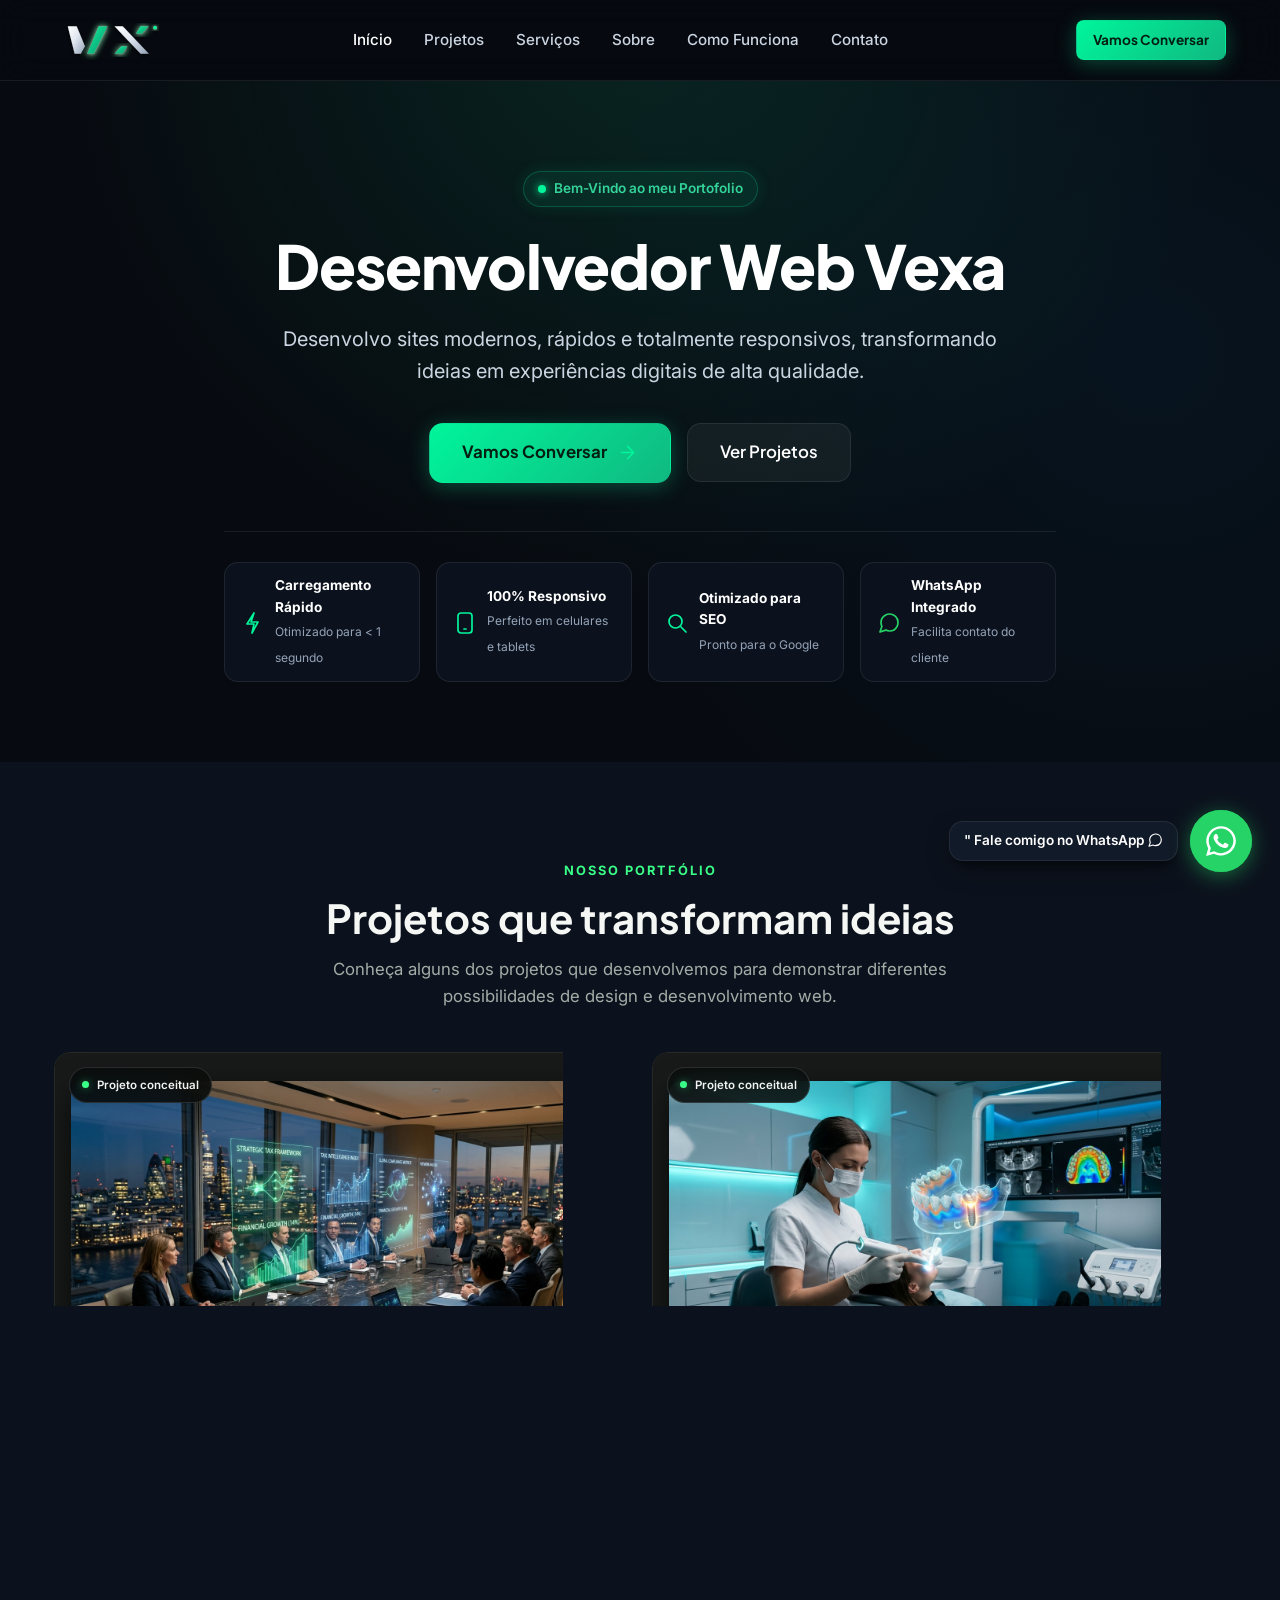
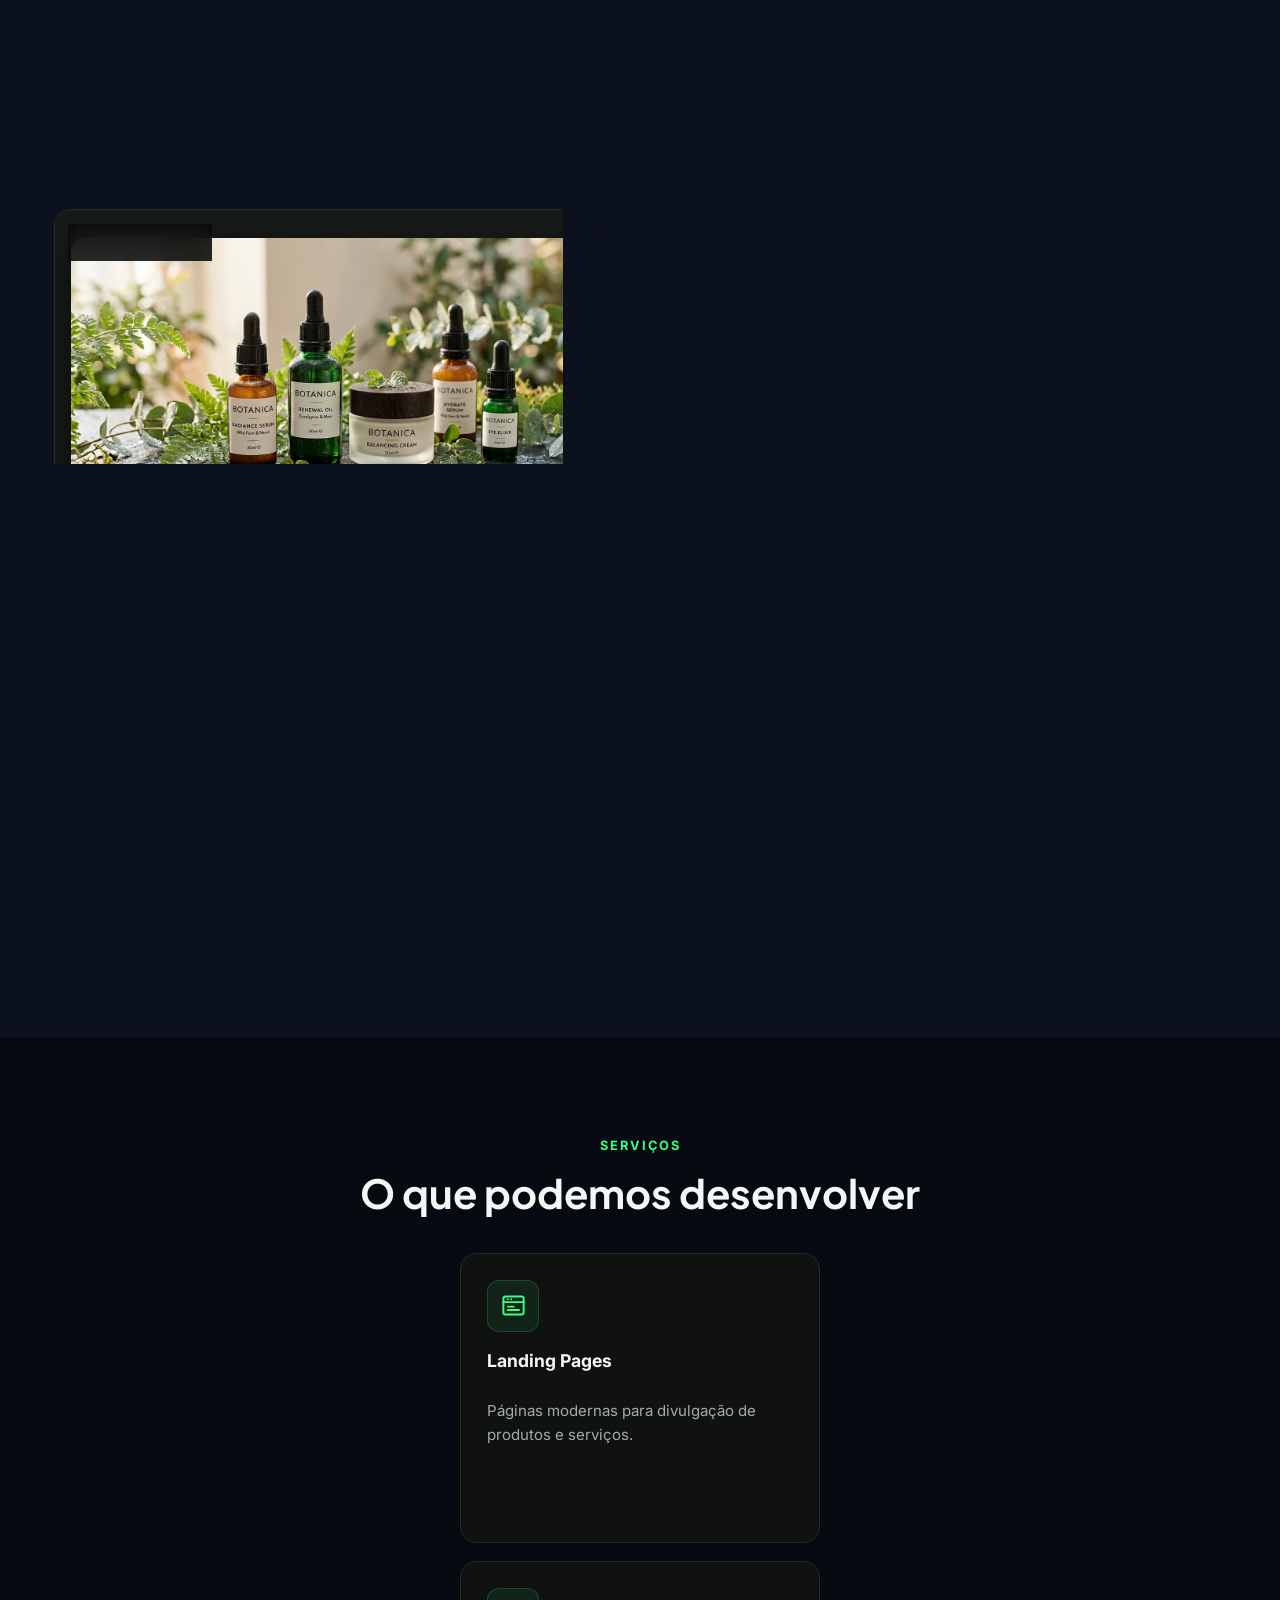
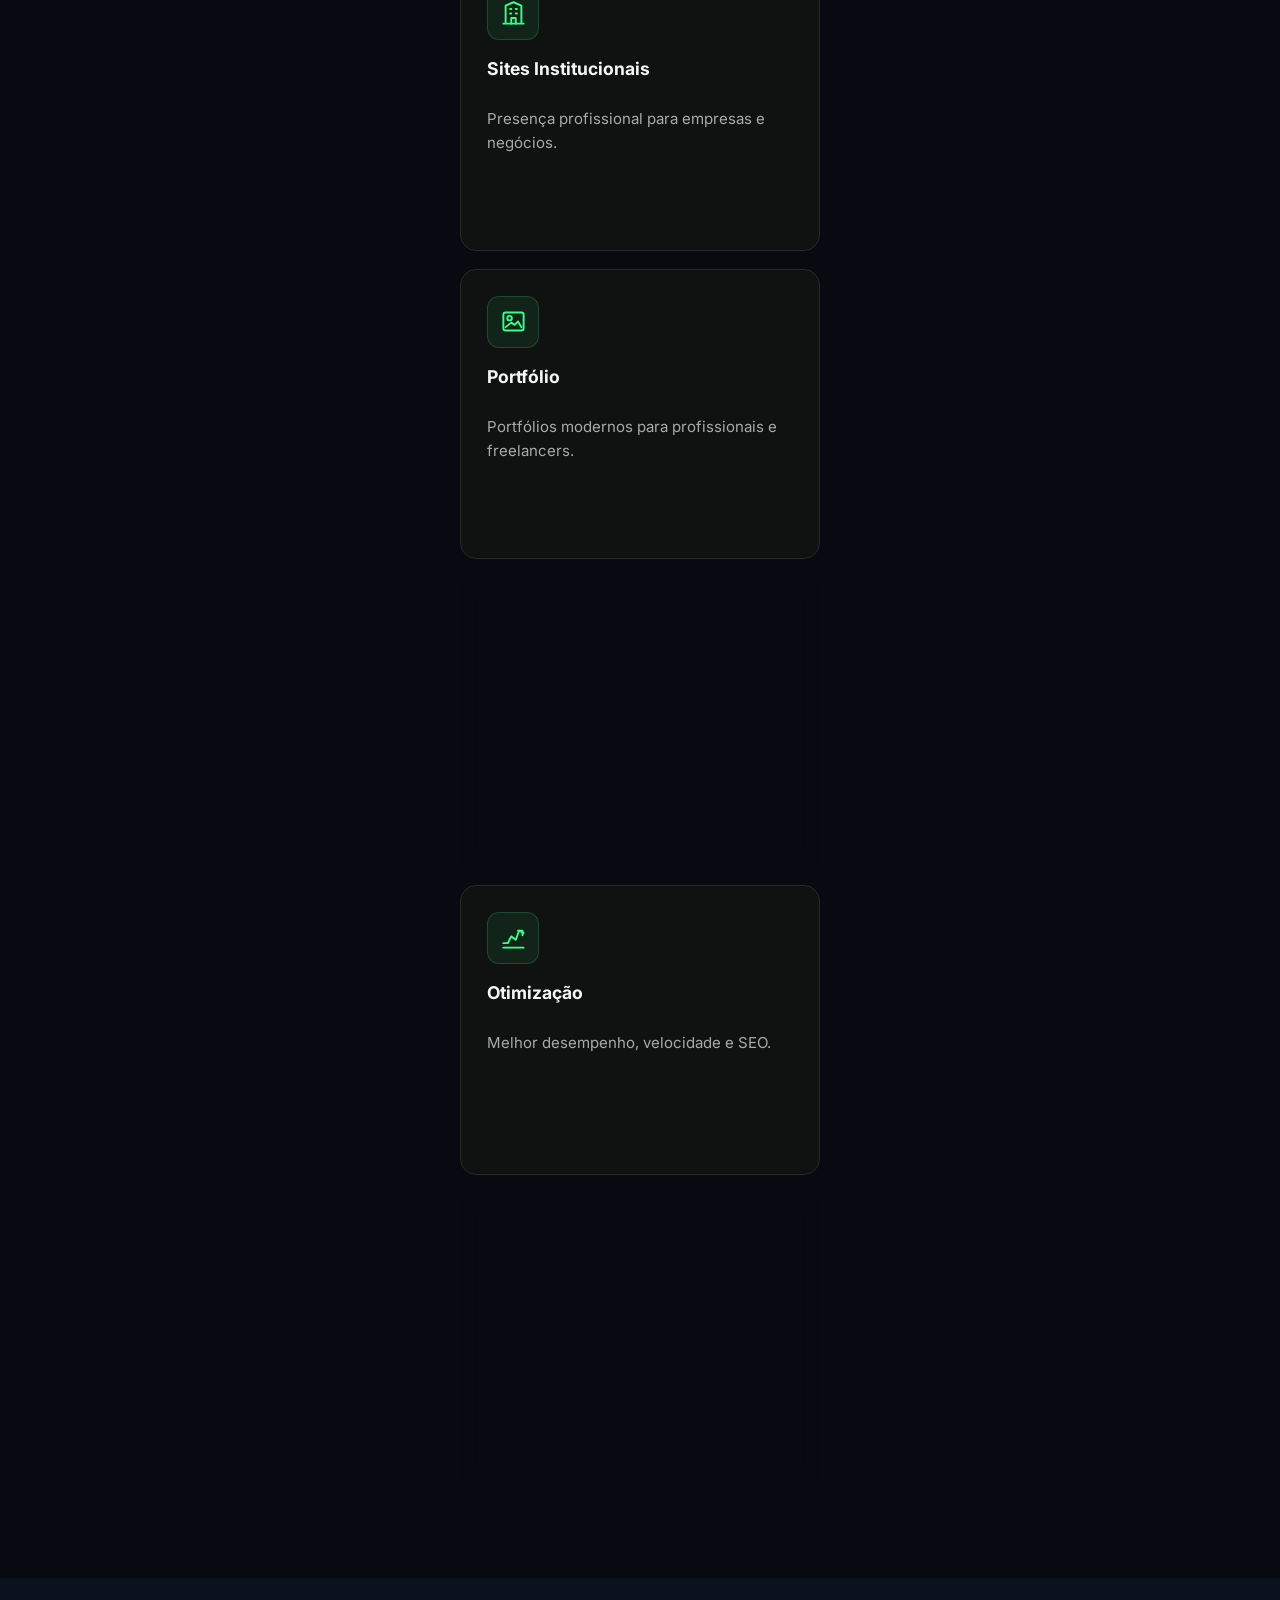
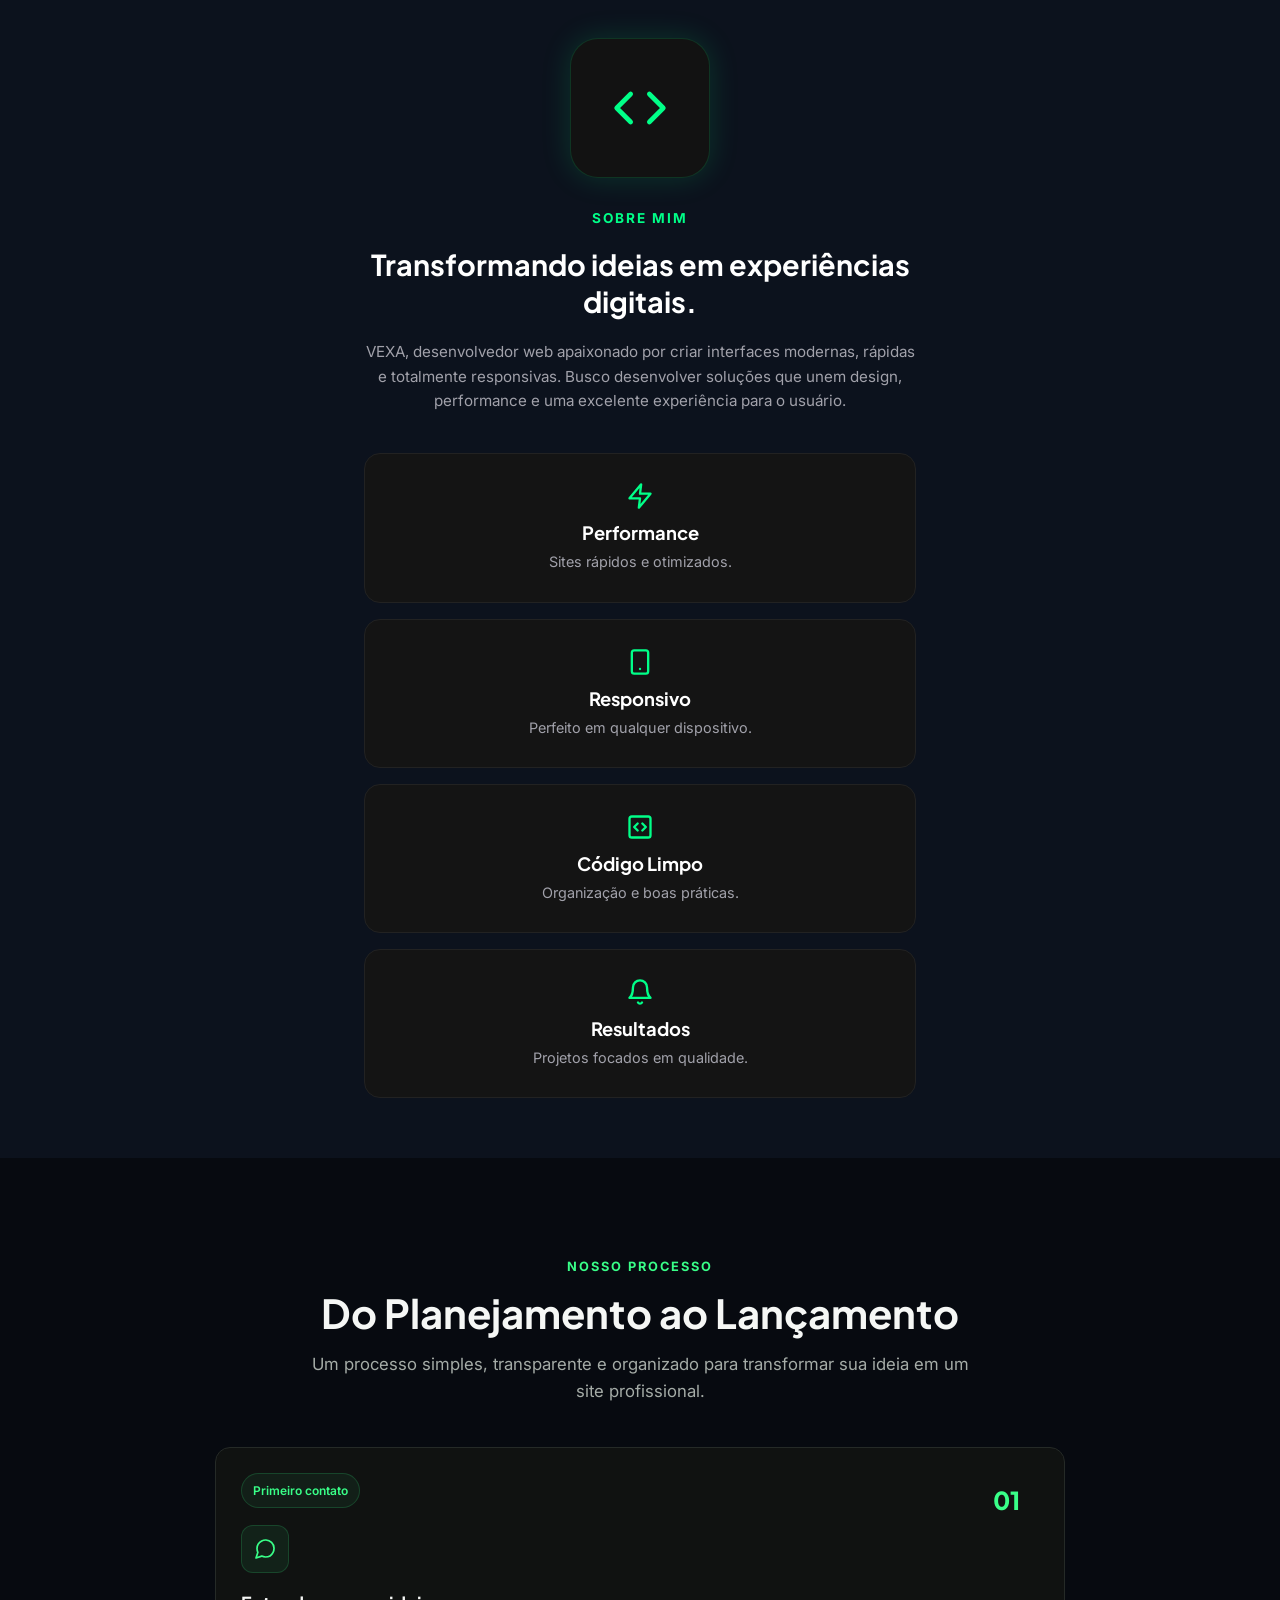
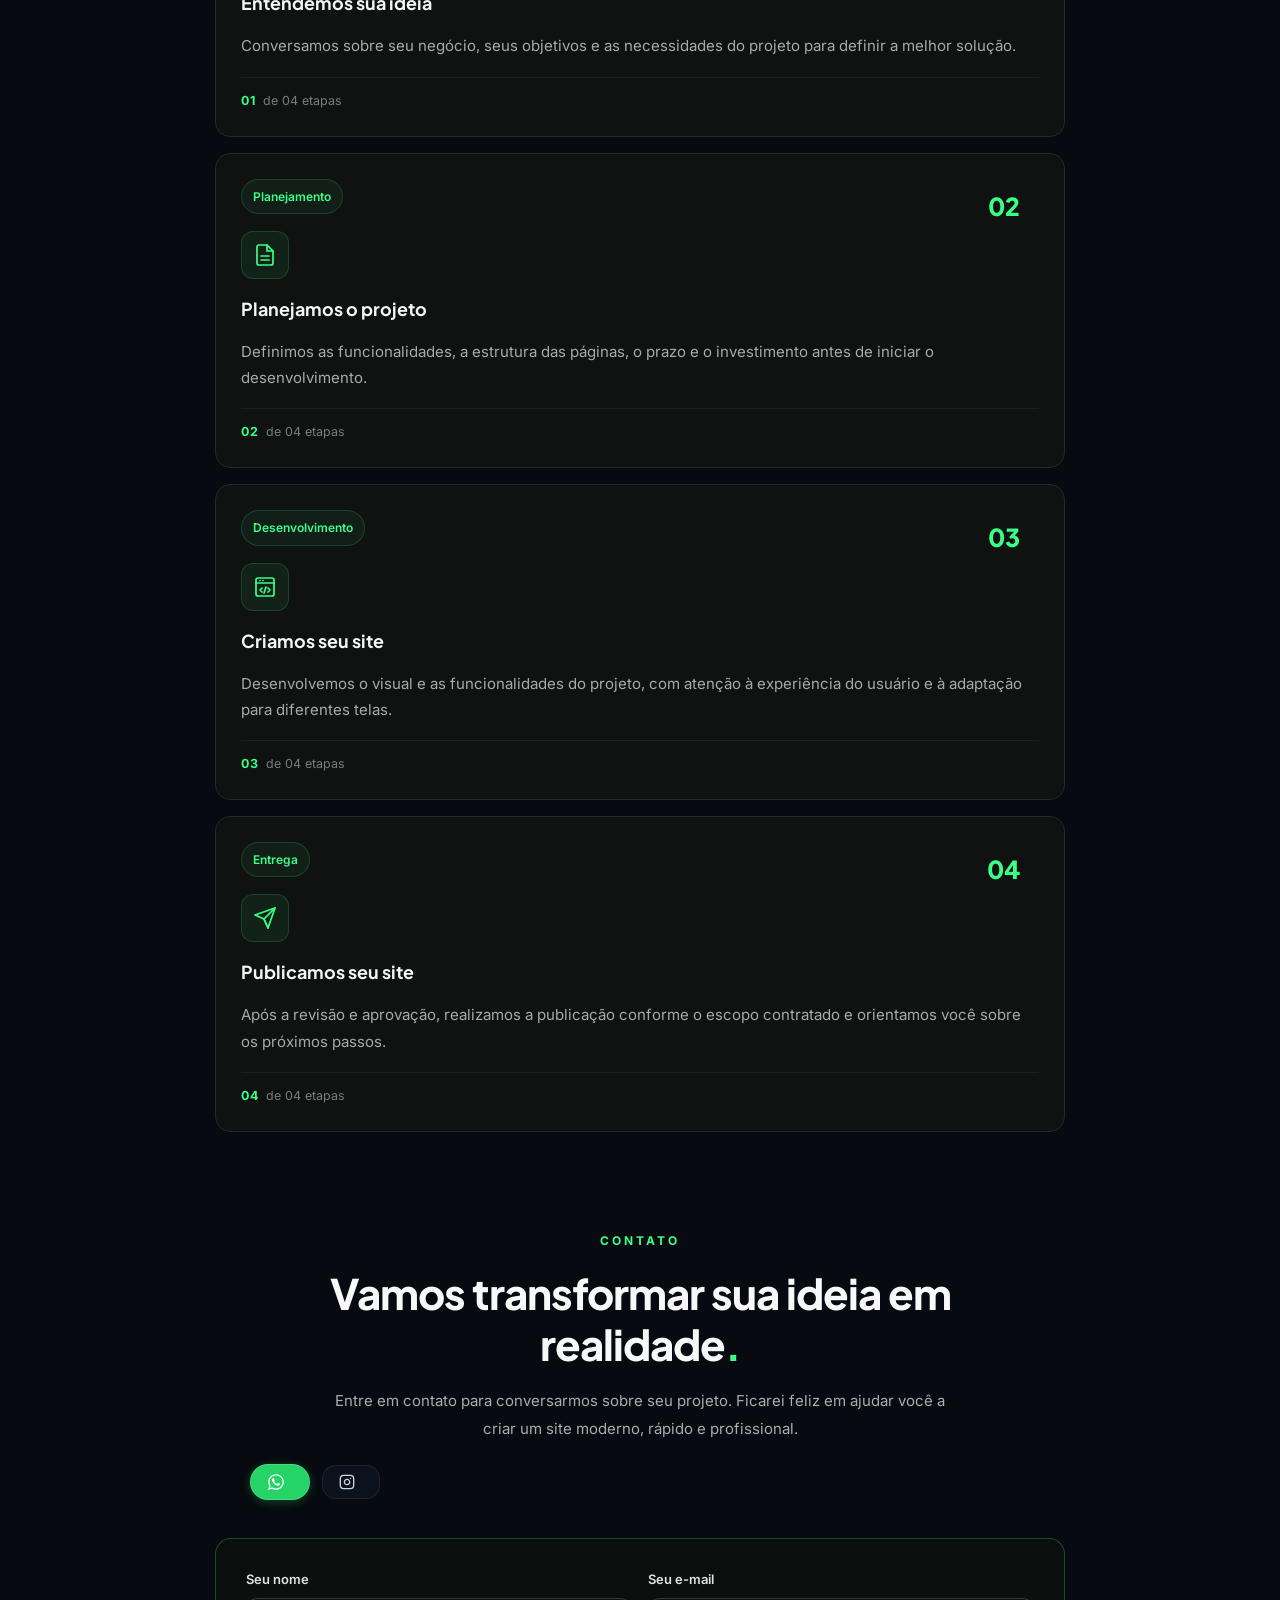
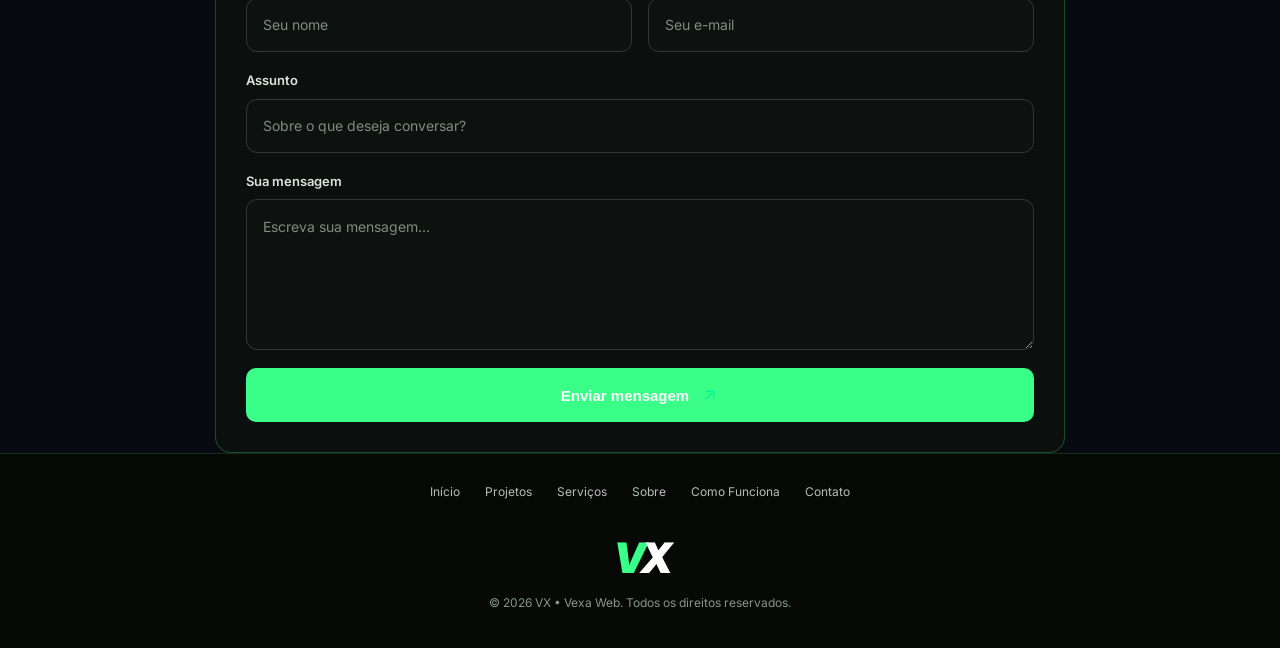
<file: index.html>
<!DOCTYPE html>
<html lang="pt-BR">
<head>
  <meta charset="UTF-8">
  <meta name="viewport" content="width=device-width, initial-scale=1.0">
  <title>VEXA | Criação de Sites Profissionais &amp; Alta Performance</title>
  <meta name="description" content="Desenvolvimento de sites institucionais, landing pages de alta conversão e lojas virtuais para empresas e profissionais que desejam conquistar mais clientes na internet.">
  <meta name="author" content="VEXA">
  
  <!-- Favicon -->
  <link rel="icon" type="image/svg+xml" href="assets/img/favicon.svg">
  
  <!-- Fontes do Google: Plus Jakarta Sans (Títulos) & Inter (Corpo) -->
  <link rel="preconnect" href="https://fonts.googleapis.com">
  <link rel="preconnect" href="https://fonts.gstatic.com" crossorigin>
  <link href="https://fonts.googleapis.com/css2?family=Plus+Jakarta+Sans:wght@500;600;700;800;900&family=Inter:wght@400;500;600;700&display=swap" rel="stylesheet">
  
  <!-- Estilos Principais -->
  <link rel="stylesheet" href="assets/css/style.css">
</head>
<body>

  <!-- ====================================================================
       CABEÇALHO & NAVEGAÇÃO
       ==================================================================== -->
  <header class="site-header">
    <div class="container nav-container">
      <!-- Logotipo Vexa -->
      <a href="#inicio" class="nav-logo" aria-label="Página Inicial da Vexa">
        <img src="assets/img/vexa-logo.svg" alt="VX" width="140" height="42">
      </a>

      <!-- Menu de Navegação -->
      <nav aria-label="Navegação Principal">
        <ul class="nav-menu" id="navMenu">
          <li><a href="#inicio" class="nav-link active">Início</a></li>
          <li><a href="#projetos" class="nav-link">Projetos</a></li>
          <li><a href="#servicos" class="nav-link">Serviços</a></li>
          <li><a href="#sobre" class="nav-link">Sobre</a></li>
          <li><a href="#processo" class="nav-link">Como Funciona</a></li>
          <li><a href="#contato" class="nav-link">Contato</a></li>
        </ul>
      </nav>

      <!-- Ações do Cabeçalho -->
      <div class="nav-actions">
        <a href="#contato" class="btn btn-primary btn-sm">Vamos Conversar</a>
        <button class="mobile-toggle" id="mobileToggle" aria-label="Abrir Menu de Navegação" aria-expanded="false">
          ☰
        </button>
      </div>
    </div>
  </header>

  <main>
    <!-- ====================================================================
         1. SEÇÃO INICIAL (HERO SECTION)
         ==================================================================== -->
    <section id="inicio" class="hero-section">
      <div class="container hero-content">
        <!-- Badge de Disponibilidade -->
        <div class="hero-badge-wrap">
          <div class="glow-pill">
            <span class="pulse-dot"></span>
            <span data-config="brand.availability">Bem-Vindo ao meu Portofolio</span>
          </div>
        </div>

        <!-- Headline & Proposta de Valor -->
        <h1 class="hero-title">
          Desenvolvedor Web Vexa 
        </h1>
        
        <p class="hero-subtitle">
          Desenvolvo sites modernos, rápidos e totalmente responsivos, transformando ideias em experiências digitais de alta qualidade.
        </p>

        <!-- Botões de Ação Principal -->
        <div class="hero-cta-group">
          <a href="#contato" class="btn btn-primary btn-lg">
            Vamos Conversar
            <span style="font-size: 1.1rem;">→</span>
          </a>
          <a href="#projetos" class="btn btn-secondary btn-lg">
            Ver Projetos
          </a>
        </div>

        <!-- Linha de Diferenciais / Trust Highlights -->
        <div class="hero-highlights-row">
          <div class="highlight-box">
            <span class="highlight-icon">⚡</span>
            <div class="highlight-text">
              <strong>Carregamento Rápido</strong>
              <span>Otimizado para &lt; 1 segundo</span>
            </div>
          </div>
          <div class="highlight-box">
            <span class="highlight-icon">📱</span>
            <div class="highlight-text">
              <strong>100% Responsivo</strong>
              <span>Perfeito em celulares e tablets</span>
            </div>
          </div>
          <div class="highlight-box">
            <span class="highlight-icon">🔍</span>
            <div class="highlight-text">
              <strong>Otimizado para SEO</strong>
              <span>Pronto para o Google</span>
            </div>
          </div>
          <div class="highlight-box">
            <span class="highlight-icon">💬</span>
            <div class="highlight-text">
              <strong>WhatsApp Integrado</strong>
              <span>Facilita contato do cliente</span>
            </div>
          </div>
        </div>
      </div>
    </section>


<!-- =========================================================
     2. PORTFÓLIO VEXA
     ========================================================= -->
<section id="projetos" class="section section-alt portfolio-section">
  <div class="container">

    <div class="section-header">
      <span class="section-tag">Nosso Portfólio</span>
      <h2 class="section-title">Projetos que transformam ideias</h2>
      <p class="section-description">
        Conheça alguns dos projetos que desenvolvemos para demonstrar
        diferentes possibilidades de design e desenvolvimento web.
      </p>
    </div>

    <div class="projects-grid portfolio-grid">

      <!-- PROJETO 1 -->
      <article class="project-card portfolio-card">
        <div class="project-preview portfolio-preview">
          <img
            src="assets/img/cover-nexus.jpg"
            alt="Prévia do projeto Nexus Prime, Inteligência Tributária B2B"
            loading="lazy"
            width="600"
            height="375"
          >

          <span class="portfolio-status">
            <span class="portfolio-status-dot"></span>
            Projeto conceitual
          </span>
        </div>

        <div class="project-content portfolio-content">
          <div class="portfolio-info">
            <span class="project-type">Site institucional</span>

            <h3 class="project-title">
              Nexus Prime • Consultoria Tributária B2B
            </h3>

            <p class="project-summary">
              Plataforma institucional corporativa especializada em gestão estratégica, elisão fiscal e recuperação administrativa de créditos tributários para médias e grandes organizações.
            </p>

            <div class="tech-tags portfolio-tags">
              <span class="tech-tag">Inteligência Fiscal</span>
              <span class="tech-tag">B2B Corporativo</span>
              <span class="tech-tag">Governança &amp; M&amp;A</span>
            </div>
          </div>

          <div class="project-actions portfolio-actions">
            <a
              href="demos/institucional/index.html"
              class="btn btn-primary portfolio-button btn-open-demo"
              data-demo-path="demos/institucional/index.html"
              data-title="Nexus Prime • Inteligência Tributária B2B"
              data-type="Gestão Fiscal &amp; Governança"
              target="_blank"
              rel="noopener noreferrer"
            >
              Visualizar projeto
              <span aria-hidden="true">↗</span>
            </a>
          </div>
        </div>
      </article>

      <!-- PROJETO 2 -->
      <article class="project-card portfolio-card">
        <div class="project-preview portfolio-preview">
          <img
            src="assets/img/cover-odonto.jpg"
            alt="Prévia do projeto Dr. Rafael Silva Odontologia Digital 3D"
            loading="lazy"
            width="600"
            height="375"
          >

          <span class="portfolio-status">
            <span class="portfolio-status-dot"></span>
            Projeto conceitual
          </span>
        </div>

        <div class="project-content portfolio-content">
          <div class="portfolio-info">
            <span class="project-type">Landing page</span>

            <h3 class="project-title">
              Dr. Rafael Silva • Odontologia 3D
            </h3>

            <p class="project-summary">
              Landing page de alta conversão especializada em implantes guiados por computador e lentes dentais com tecnologia 3D. Estrutura técnica persuasiva e agendamento direto no WhatsApp.
            </p>

            <div class="tech-tags portfolio-tags">
              <span class="tech-tag">Tecnologia 3D</span>
              <span class="tech-tag">Cirurgia Guiada</span>
              <span class="tech-tag">Conversão WhatsApp</span>
            </div>
          </div>

          <div class="project-actions portfolio-actions">
            <a
              href="demos/landing-page/index.html"
              class="btn btn-primary portfolio-button btn-open-demo"
              data-demo-path="demos/landing-page/index.html"
              data-title="Dr. Rafael Silva • Odontologia 3D"
              data-type="Implantes Guiados &amp; Lentes 3D"
              target="_blank"
              rel="noopener noreferrer"
            >
              Visualizar projeto
              <span aria-hidden="true">↗</span>
            </a>
          </div>
        </div>
      </article>

      <!-- PROJETO 3 -->
      <article class="project-card portfolio-card">
        <div class="project-preview portfolio-preview">
          <img
            src="assets/img/cover-ecommerce.jpg"
            alt="Prévia do projeto Aura Botanicals, alta cosmética vegana"
            loading="lazy"
            width="600"
            height="375"
          >

          <span class="portfolio-status">
            <span class="portfolio-status-dot"></span>
            Projeto conceitual
          </span>
        </div>

        <div class="project-content portfolio-content">
          <div class="portfolio-info">
            <span class="project-type">Loja virtual</span>

            <h3 class="project-title">
              Aura Botanicals • E-commerce &amp; WhatsApp
            </h3>

            <p class="project-summary">
              Loja virtual de alta cosmética botânica e fitoativos veganos com catálogo categorizado, gaveta de carrinho interativo e finalização de pedidos formatada no WhatsApp.
            </p>

            <div class="tech-tags portfolio-tags">
              <span class="tech-tag">Alta Cosmética</span>
              <span class="tech-tag">Carrinho Interativo</span>
              <span class="tech-tag">Checkout WhatsApp</span>
            </div>
          </div>

          <div class="project-actions portfolio-actions">
            <a
              href="demos/ecommerce/index.html"
              class="btn btn-primary portfolio-button btn-open-demo"
              data-demo-path="demos/ecommerce/index.html"
              data-title="Aura Botanicals • Alta Cosmética Vegana"
              data-type="Loja Virtual &amp; Checkout WhatsApp"
              target="_blank"
              rel="noopener noreferrer"
            >
              Visualizar projeto
              <span aria-hidden="true">↗</span>
            </a>
          </div>
        </div>
      </article>

    </div>

  </div>
</section>



<!-- ====================================================================
     3. SEÇÃO DE SERVIÇOS
     ==================================================================== -->
<section id="servicos" class="section services-section">
  <div class="container">

    <div class="section-header">
      <span class="section-tag">Serviços</span>
      <h2 class="section-title">O que podemos desenvolver</h2>
    </div>

    <div class="services-grid services-grid-custom">

      <!-- Landing Pages -->
      <button class="service-card service-square" type="button"
        aria-pressed="false">
        <span class="service-icon-custom">
          <svg viewBox="0 0 24 24" fill="none" aria-hidden="true">
            <rect x="3" y="4" width="18" height="16" rx="2"/>
            <path d="M3 9h18M7 6.5h.01M10 6.5h.01M7 13h5M7 16h10"/>
          </svg>
        </span>
        <span class="service-title">Landing Pages</span>
        <span class="service-desc">
          Páginas modernas para divulgação de produtos e serviços.
        </span>
      </button>

      <!-- Sites Institucionais -->
      <button class="service-card service-square" type="button"
        aria-pressed="false">
        <span class="service-icon-custom">
          <svg viewBox="0 0 24 24" fill="none" aria-hidden="true">
            <path d="M3 21h18M5 21V5l7-3 7 3v16"/>
            <path d="M9 8h1M14 8h1M9 12h1M14 12h1M10 21v-5h4v5"/>
          </svg>
        </span>
        <span class="service-title">Sites Institucionais</span>
        <span class="service-desc">
          Presença profissional para empresas e negócios.
        </span>
      </button>

      <!-- Portfólio -->
      <button class="service-card service-square" type="button"
        aria-pressed="false">
        <span class="service-icon-custom">
          <svg viewBox="0 0 24 24" fill="none" aria-hidden="true">
            <rect x="3" y="4" width="18" height="16" rx="2"/>
            <circle cx="8.5" cy="9" r="2"/>
            <path d="m5 17 5-4 3 2 3-3 3 5"/>
          </svg>
        </span>
        <span class="service-title">Portfólio</span>
        <span class="service-desc">
          Portfólios modernos para profissionais e freelancers.
        </span>
      </button>

      <!-- Manutenção -->
      <button class="service-card service-square" type="button"
        aria-pressed="false">
        <span class="service-icon-custom">
          <svg viewBox="0 0 24 24" fill="none" aria-hidden="true">
            <path d="M14.5 6.5a5 5 0 0 0-6.7 6.7L3 18l3 3 4.8-4.8a5 5 0 0 0 6.7-6.7L14 13l-3-3z"/>
            <path d="m15 4 5 5"/>
          </svg>
        </span>
        <span class="service-title">Manutenção</span>
        <span class="service-desc">
          Atualizações, melhorias e suporte contínuo.
        </span>
      </button>

      <!-- Otimização -->
      <button class="service-card service-square" type="button"
        aria-pressed="false">
        <span class="service-icon-custom">
          <svg viewBox="0 0 24 24" fill="none" aria-hidden="true">
            <path d="M3 17h4l3-6 4 3 3-8 4 2"/>
            <path d="M16 6h4v4"/>
            <path d="M3 21h18"/>
          </svg>
        </span>
        <span class="service-title">Otimização</span>
        <span class="service-desc">
          Melhor desempenho, velocidade e SEO.
        </span>
      </button>

      <!-- Responsividade -->
      <button class="service-card service-square" type="button"
        aria-pressed="false">
        <span class="service-icon-custom">
          <svg viewBox="0 0 24 24" fill="none" aria-hidden="true">
            <rect x="2" y="4" width="14" height="11" rx="1.5"/>
            <path d="M6 19h6M9 15v4"/>
            <rect x="17" y="8" width="5" height="11" rx="1.2"/>
            <path d="M19 16.5h1"/>
          </svg>
        </span>
        <span class="service-title">Responsividade</span>
        <span class="service-desc">
          Layout adaptado para celular, tablet e desktop.
        </span>
      </button>

    </div>
  </div>
</section>


<!-- ====================================================================
         4. APRESENTAÇÃO DO DESENVOLVEDOR & ESTÚDIO (SOBRE MIM)
         ==================================================================== -->
    <section id="sobre" class="section section-alt" style="padding: 60px 20px; text-align: center;">
      <div class="container" style="max-width: 600px; margin: 0 auto;">
        
        <!-- Bloco Principal do Ícone </ > com Brilho Verde -->
        <div style="display: flex; justify-content: center; margin-bottom: 30px;">
          <div style="width: 140px; height: 140px; background-color: #121212; border-radius: 28px; display: flex; align-items: center; justify-content: center; border: 1px solid rgba(0, 255, 136, 0.15); box-shadow: 0 0 30px rgba(0, 255, 136, 0.15);">
            <svg xmlns="http://www.w3.org/2000/svg" width="56" height="56" viewBox="0 0 24 24" fill="none" stroke="#00ff88" stroke-width="2" stroke-linecap="round" stroke-linejoin="round">
              <polyline points="16 18 22 12 16 6"></polyline>
              <polyline points="8 6 2 12 8 18"></polyline>
            </svg>
          </div>
        </div>

        <!-- Subtítulo "SOBRE MIM" -->
        <span style="color: #00ff88; font-size: 0.85rem; font-weight: 700; letter-spacing: 2px; text-transform: uppercase; display: block; margin-bottom: 16px;">SOBRE MIM</span>

        <!-- Título Principal -->
        <h2 style="font-size: 1.8rem; font-weight: 700; color: #ffffff; line-height: 1.3; margin-bottom: 20px;">
          Transformando ideias em experiências digitais.
        </h2>

        <!-- Texto Descritivo -->
        <p style="color: #a1a1aa; font-size: 0.95rem; line-height: 1.6; margin-bottom: 40px;">
          VEXA, desenvolvedor web apaixonado por criar interfaces modernas, rápidas e totalmente responsivas. Busco desenvolver soluções que unem design, performance e uma excelente experiência para o usuário.
        </p>

        <!-- Cards de Recursos/Diferenciais -->
        <div style="display: flex; flex-direction: column; gap: 16px;">
          
          <!-- Card 1: Performance -->
          <div style="background-color: #141414; border: 1px solid #222222; border-radius: 16px; padding: 28px 20px; text-align: center;">
            <div style="display: flex; justify-content: center; margin-bottom: 12px;">
              <!-- Ícone de Raio -->
              <svg xmlns="http://www.w3.org/2000/svg" width="28" height="28" viewBox="0 0 24 24" fill="none" stroke="#00ff88" stroke-width="2" stroke-linecap="round" stroke-linejoin="round">
                <polygon points="13 2 3 14 12 14 11 22 21 10 12 10 13 2"></polygon>
              </svg>
            </div>
            <h3 style="font-size: 1.15rem; font-weight: 700; color: #ffffff; margin-bottom: 6px;">Performance</h3>
            <p style="font-size: 0.9rem; color: #a1a1aa; margin: 0;">Sites rápidos e otimizados.</p>
          </div>

          <!-- Card 2: Responsivo -->
          <div style="background-color: #141414; border: 1px solid #222222; border-radius: 16px; padding: 28px 20px; text-align: center;">
            <div style="display: flex; justify-content: center; margin-bottom: 12px;">
              <!-- Ícone de Celular -->
              <svg xmlns="http://www.w3.org/2000/svg" width="28" height="28" viewBox="0 0 24 24" fill="none" stroke="#00ff88" stroke-width="2" stroke-linecap="round" stroke-linejoin="round">
                <rect x="5" y="2" width="14" height="20" rx="2" ry="2"></rect>
                <line x1="12" y1="18" x2="12.01" y2="18"></line>
              </svg>
            </div>
            <h3 style="font-size: 1.15rem; font-weight: 700; color: #ffffff; margin-bottom: 6px;">Responsivo</h3>
            <p style="font-size: 0.9rem; color: #a1a1aa; margin: 0;">Perfeito em qualquer dispositivo.</p>
          </div>

          <!-- Card 3: Código Limpo -->
          <div style="background-color: #141414; border: 1px solid #222222; border-radius: 16px; padding: 28px 20px; text-align: center;">
            <div style="display: flex; justify-content: center; margin-bottom: 12px;">
              <!-- Ícone de Código -->
              <svg xmlns="http://www.w3.org/2000/svg" width="28" height="28" viewBox="0 0 24 24" fill="none" stroke="#00ff88" stroke-width="2" stroke-linecap="round" stroke-linejoin="round">
                <rect x="3" y="3" width="18" height="18" rx="2" ry="2"></rect>
                <polyline points="10 9 7 12 10 15"></polyline>
                <polyline points="14 9 17 12 14 15"></polyline>
              </svg>
            </div>
            <h3 style="font-size: 1.15rem; font-weight: 700; color: #ffffff; margin-bottom: 6px;">Código Limpo</h3>
            <p style="font-size: 0.9rem; color: #a1a1aa; margin: 0;">Organização e boas práticas.</p>
          </div>

          <!-- Card 4: Resultados -->
          <div style="background-color: #141414; border: 1px solid #222222; border-radius: 16px; padding: 28px 20px; text-align: center;">
            <div style="display: flex; justify-content: center; margin-bottom: 12px;">
              <!-- Ícone de Sino/Notificação -->
              <svg xmlns="http://www.w3.org/2000/svg" width="28" height="28" viewBox="0 0 24 24" fill="none" stroke="#00ff88" stroke-width="2" stroke-linecap="round" stroke-linejoin="round">
                <path d="M18 8A6 6 0 0 0 6 8c0 7-3 9-3 9h18s-3-2-3-9"></path>
                <path d="M13.73 21a2 2 0 0 1-3.46 0"></path>
              </svg>
            </div>
            <h3 style="font-size: 1.15rem; font-weight: 700; color: #ffffff; margin-bottom: 6px;">Resultados</h3>
            <p style="font-size: 0.9rem; color: #a1a1aa; margin: 0;">Projetos focados em qualidade.</p>
          </div>

        </div>

      </div>
    </section>


<!-- =========================================================
     5. PROCESSO DE DESENVOLVIMENTO
     ========================================================= -->
<section id="processo" class="section process-section">
  <div class="container">

    <div class="section-header">
      <span class="section-tag">Nosso Processo</span>
      <h2 class="section-title">Do Planejamento ao Lançamento</h2>
      <p class="section-description">
        Um processo simples, transparente e organizado para transformar
        sua ideia em um site profissional.
      </p>
    </div>

    <div class="process-steps-grid">

      <!-- ETAPA 01 -->
      <article class="step-card">
        <div class="step-top">
          <span class="step-number">01</span>
          <span class="step-label">Primeiro contato</span>
        </div>

        <div class="step-icon" aria-hidden="true">
          <svg viewBox="0 0 24 24" fill="none">
            <path d="M21 11.5a8.4 8.4 0 0 1-.9 3.8 8.5 8.5 0 0 1-7.6 4.7 8.4 8.4 0 0 1-3.8-.9L3 21l1.9-5.7a8.4 8.4 0 0 1-.9-3.8 8.5 8.5 0 0 1 4.7-7.6 8.4 8.4 0 0 1 3.8-.9h.5a8.5 8.5 0 0 1 8 8v.5Z"/>
          </svg>
        </div>

        <h3 class="step-title">Entendemos sua ideia</h3>

        <p class="step-desc">
          Conversamos sobre seu negócio, seus objetivos e as necessidades
          do projeto para definir a melhor solução.
        </p>

        <span class="step-bottom">01 <span>de 04 etapas</span></span>
      </article>

      <!-- ETAPA 02 -->
      <article class="step-card">
        <div class="step-top">
          <span class="step-number">02</span>
          <span class="step-label">Planejamento</span>
        </div>

        <div class="step-icon" aria-hidden="true">
          <svg viewBox="0 0 24 24" fill="none">
            <path d="M14 2H6a2 2 0 0 0-2 2v16a2 2 0 0 0 2 2h12a2 2 0 0 0 2-2V8Z"/>
            <path d="M14 2v6h6M8 13h8M8 17h8"/>
          </svg>
        </div>

        <h3 class="step-title">Planejamos o projeto</h3>

        <p class="step-desc">
          Definimos as funcionalidades, a estrutura das páginas,
          o prazo e o investimento antes de iniciar o desenvolvimento.
        </p>

        <span class="step-bottom">02 <span>de 04 etapas</span></span>
      </article>

      <!-- ETAPA 03 -->
      <article class="step-card">
        <div class="step-top">
          <span class="step-number">03</span>
          <span class="step-label">Desenvolvimento</span>
        </div>

        <div class="step-icon" aria-hidden="true">
          <svg viewBox="0 0 24 24" fill="none">
            <rect x="3" y="3" width="18" height="18" rx="2"/>
            <path d="M3 8h18M7 5.5h.01M10 5.5h.01M9 13l-2 2 2 2M15 13l2 2-2 2M13 12l-2 6"/>
          </svg>
        </div>

        <h3 class="step-title">Criamos seu site</h3>

        <p class="step-desc">
          Desenvolvemos o visual e as funcionalidades do projeto,
          com atenção à experiência do usuário e à adaptação para diferentes telas.
        </p>

        <span class="step-bottom">03 <span>de 04 etapas</span></span>
      </article>

      <!-- ETAPA 04 -->
      <article class="step-card">
        <div class="step-top">
          <span class="step-number">04</span>
          <span class="step-label">Entrega</span>
        </div>

        <div class="step-icon" aria-hidden="true">
          <svg viewBox="0 0 24 24" fill="none">
            <path d="M22 2 11 13"/>
            <path d="m22 2-7 20-4-9-9-4Z"/>
            <path d="m11 13 4 9"/>
          </svg>
        </div>

        <h3 class="step-title">Publicamos seu site</h3>

        <p class="step-desc">
          Após a revisão e aprovação, realizamos a publicação conforme
          o escopo contratado e orientamos você sobre os próximos passos.
        </p>

        <span class="step-bottom">04 <span>de 04 etapas</span></span>
      </article>

    </div>
  </div>
</section>








<!-- ====================================================================
     7. CONTATO E RODAPÉ — VEXA WEB
     ==================================================================== -->

<section id="contato" class="vexa-contact-section">
  <div class="container">

    <!-- Cabeçalho do contato -->
    <div class="vexa-contact-header">
      <span class="vexa-contact-label">CONTATO</span>

      <h2>Vamos transformar sua ideia em realidade<span>.</span></h2>

      <p>
        Entre em contato para conversarmos sobre seu projeto.
        Ficarei feliz em ajudar você a criar um site moderno,
        rápido e profissional.
      </p>

      <!-- Contatos Diretos -->
      <div class="vexa-direct-contacts">
        <!-- WhatsApp Oficial Fixo Menorzinho -->
        <a
          href="https://wa.me/5561984030010?text=Ol%C3%A1!%20Vim%20pelo%20site%20da%20Vexa%20e%20gostaria%20de%20solicitar%20um%20or%C3%A7amento."
          class="vexa-whatsapp-fixed dynamic-whatsapp-link"
          target="_blank"
          rel="noopener noreferrer"
          aria-label="Conversar no WhatsApp Oficial (61) 98403-0010"
        >
          <svg viewBox="0 0 448 512" aria-hidden="true" fill="currentColor">
            <path d="M380.9 97.1C339 55.1 283.2 32 223.9 32c-122.4 0-222 99.6-222 222 0 39.1 10.2 77.3 29.6 111L0 480l117.7-30.9c32.4 17.7 68.9 27 106.1 27h.1c122.3 0 224.1-99.6 224.1-222 0-59.3-25.2-115-67.1-157zm-157 341.6c-33.2 0-65.7-8.9-94-25.7l-6.7-4-69.8 18.3L72 359.2l-4.4-7c-18.5-29.4-28.2-63.3-28.2-98.2 0-101.7 82.8-184.5 184.6-184.5 49.3 0 95.6 19.2 130.4 54.1 34.8 34.9 56.2 81.2 56.1 130.5 0 101.8-84.9 184.6-186.6 184.6zm101.2-138.2c-5.5-2.8-32.8-16.2-37.9-18-5.1-1.9-8.8-2.8-12.5 2.8-3.7 5.6-14.3 18-17.6 21.8-3.2 3.7-6.5 4.2-12 1.4-32.6-16.3-54-29.1-75.5-66-5.7-9.8 5.7-9.1 16.3-30.3 1.8-3.7.9-6.9-.5-9.7-1.4-2.8-12.5-30.1-17.1-41.2-4.5-10.8-9.1-9.3-12.5-9.5-3.2-.2-6.9-.2-10.6-.2-3.7 0-9.7 1.4-14.8 6.9-5.1 5.6-19.4 19-19.4 46.3 0 27.3 19.9 53.7 22.6 57.4 2.8 3.7 39.1 59.7 94.8 83.8 35.2 15.2 49 16.5 66.6 13.9 10.7-1.6 32.8-13.4 37.4-26.4 4.6-13 4.6-24.1 3.2-26.4-1.3-2.5-5-3.9-10.5-6.6z"/>
          </svg>
          <span></span>
        </a>

        <!-- Instagram Oficial -->
        <a
          href="https://instagram.com/vexawebb"
          class="vexa-direct-contact-item"
          target="_blank"
          rel="noopener noreferrer"
          aria-label="Acessar o Instagram @vexawebb"
        >
          <svg viewBox="0 0 24 24" fill="none" stroke="currentColor" stroke-width="2" stroke-linecap="round" stroke-linejoin="round" aria-hidden="true">
            <rect x="2" y="2" width="20" height="20" rx="5" ry="5"/>
            <path d="M16 11.37A4 4 0 1 1 12.63 8 4 4 0 0 1 16 11.37z"/>
            <line x1="17.5" y1="6.5" x2="17.51" y2="6.5"/>
          </svg>
          <span></span>
        </a>
      </div>
    </div>

    <!-- Formulário de contato -->
    <form class="vexa-contact-form" id="vexaContactForm">

      <div class="vexa-form-row">
        <div class="vexa-form-group">
          <label for="vexa-name">Seu nome</label>
          <input
            type="text"
            id="vexa-name"
            name="name"
            placeholder="Seu nome"
            autocomplete="name"
            required
          >
        </div>

        <div class="vexa-form-group">
          <label for="vexa-email">Seu e-mail</label>
          <input
            type="email"
            id="vexa-email"
            name="email"
            placeholder="Seu e-mail"
            autocomplete="email"
            required
          >
        </div>
      </div>

      <div class="vexa-form-group">
        <label for="vexa-subject">Assunto</label>
        <input
          type="text"
          id="vexa-subject"
          name="subject"
          placeholder="Sobre o que deseja conversar?"
          required
        >
      </div>

      <div class="vexa-form-group">
        <label for="vexa-message">Sua mensagem</label>
        <textarea
          id="vexa-message"
          name="message"
          rows="5"
          placeholder="Escreva sua mensagem..."
          required
        ></textarea>
      </div>

      <button type="submit" class="vexa-submit-button">
        Enviar mensagem
        <span aria-hidden="true">↗</span>
      </button>

      <p class="vexa-form-feedback" id="vexaFormFeedback" role="status"></p>

    </form>

  </div>
</section>

<!-- Rodapé inferior -->
<footer class="vexa-footer">
  <div class="container">

    <nav class="vexa-footer-nav" aria-label="Navegação do rodapé">
      <a href="#inicio">Início</a>
      <a href="#projetos">Projetos</a>
      <a href="#servicos">Serviços</a>
      <a href="#sobre">Sobre</a>
      <a href="#processo">Como Funciona</a>
      <a href="#contato">Contato</a>
    </nav>

    <a href="#inicio" class="vexa-footer-logo" aria-label="VX, voltar ao início">
      <span>V</span><span>X</span>
    </a>

    <p class="vexa-copyright">
      © 2026 VX • Vexa Web. Todos os direitos reservados.
    </p>

  </div>
</footer>

  <!-- ====================================================================
       BOTÃO FLUTUANTE DE WHATSAPP (OFICIAL & PULSANTE)
       ==================================================================== -->
  <aside class="floating-whatsapp" aria-label="Contato direto pelo WhatsApp">
    <div class="whatsapp-tooltip">"
      Fale comigo no WhatsApp 💬
    </div>
    <a href="https://wa.me/5561984030010?text=Ol%C3%A1!%20Vim%20pelo%20site%20da%20Vexa%20e%20gostaria%20de%20solicitar%20um%20or%C3%A7amento." class="whatsapp-bubble dynamic-whatsapp-link" aria-label="Abrir conversa no WhatsApp Oficial" target="_blank" rel="noopener noreferrer">
      <!-- Ícone Oficial do WhatsApp -->
      <svg viewBox="0 0 448 512" aria-hidden="true" fill="currentColor">
        <path d="M380.9 97.1C339 55.1 283.2 32 223.9 32c-122.4 0-222 99.6-222 222 0 39.1 10.2 77.3 29.6 111L0 480l117.7-30.9c32.4 17.7 68.9 27 106.1 27h.1c122.3 0 224.1-99.6 224.1-222 0-59.3-25.2-115-67.1-157zm-157 341.6c-33.2 0-65.7-8.9-94-25.7l-6.7-4-69.8 18.3L72 359.2l-4.4-7c-18.5-29.4-28.2-63.3-28.2-98.2 0-101.7 82.8-184.5 184.6-184.5 49.3 0 95.6 19.2 130.4 54.1 34.8 34.9 56.2 81.2 56.1 130.5 0 101.8-84.9 184.6-186.6 184.6zm101.2-138.2c-5.5-2.8-32.8-16.2-37.9-18-5.1-1.9-8.8-2.8-12.5 2.8-3.7 5.6-14.3 18-17.6 21.8-3.2 3.7-6.5 4.2-12 1.4-32.6-16.3-54-29.1-75.5-66-5.7-9.8 5.7-9.1 16.3-30.3 1.8-3.7.9-6.9-.5-9.7-1.4-2.8-12.5-30.1-17.1-41.2-4.5-10.8-9.1-9.3-12.5-9.5-3.2-.2-6.9-.2-10.6-.2-3.7 0-9.7 1.4-14.8 6.9-5.1 5.6-19.4 19-19.4 46.3 0 27.3 19.9 53.7 22.6 57.4 2.8 3.7 39.1 59.7 94.8 83.8 35.2 15.2 49 16.5 66.6 13.9 10.7-1.6 32.8-13.4 37.4-26.4 4.6-13 4.6-24.1 3.2-26.4-1.3-2.5-5-3.9-10.5-6.6z"/>
      </svg>
    </a>
  </aside>

  <!-- ====================================================================
       MODAL DE DEMONSTRAÇÃO INTERATIVA DO PROJETO
       ==================================================================== -->
  <div class="demo-modal-overlay" id="demoModalOverlay" role="dialog" aria-modal="true" aria-labelledby="demoModalTitle">
    <div class="demo-modal-container" id="demoModalContainer">
      <!-- Cabeçalho do Modal -->
      <div class="demo-modal-header">
        <div class="demo-modal-title-group">
          <h3 id="demoModalTitle">Nexus Prime Consultoria</h3>
          <p id="demoModalSubtitle">Projeto Conceitual Demonstrativo</p>
        </div>

        <!-- Controles de Viewport (Desktop / Tablet / Mobile) -->
        <div class="demo-viewport-controls">
          <button class="viewport-btn active" data-viewport="desktop" title="Visualização Computador">
            🖥️ Desktop
          </button>
          <button class="viewport-btn" data-viewport="tablet" title="Visualização Tablet">
            📱 Tablet
          </button>
          <button class="viewport-btn" data-viewport="mobile" title="Visualização Celular">
            📲 Mobile
          </button>
        </div>

        <!-- Ações do Modal -->
        <div class="demo-modal-actions">
          <button class="btn btn-secondary btn-sm" id="demoModalExternal" title="Abrir projeto em tela cheia">
            ↗ Abrir em Nova Guia
          </button>
          <button class="modal-close-btn" id="demoModalClose" aria-label="Fechar Modal de Demonstração">
            &times;
          </button>
        </div>
      </div>

      <!-- Corpo do Modal com Iframe -->
      <div class="demo-modal-body">
        <div class="demo-iframe-wrapper viewport-desktop" id="demoIframeWrapper">
          <iframe id="demoModalIframe" class="demo-iframe" title="Visualizador de Demonstração Interativa" src="about:blank"></iframe>
        </div>
      </div>
    </div>
  </div>

  <!-- Scripts JavaScript -->
<script src="config.js"></script>
<script src="assets/js/quote-simulator.js"></script>
<script src="assets/js/demo-modal.js"></script>
<script src="assets/js/main.js"></script>
<script src="assets/js/custom-icons.js"></script>
</body>
</html>
</file>
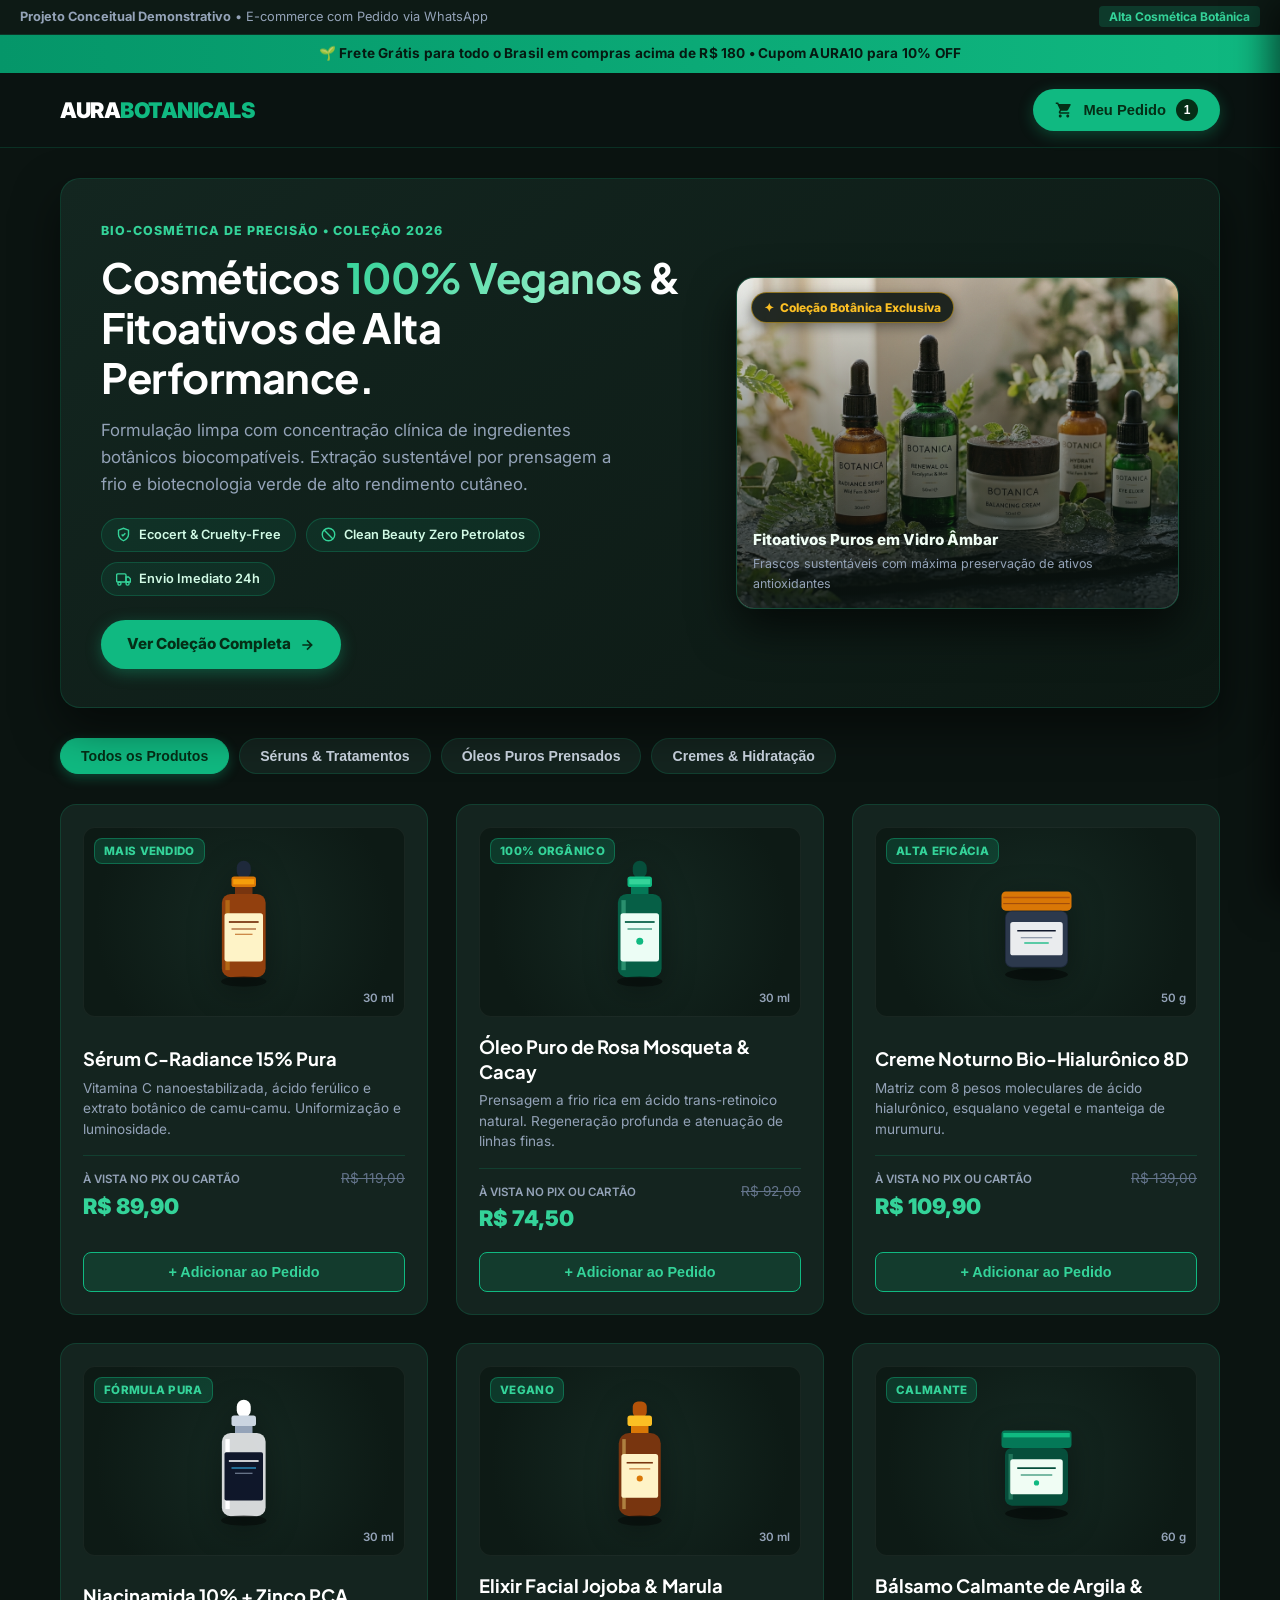
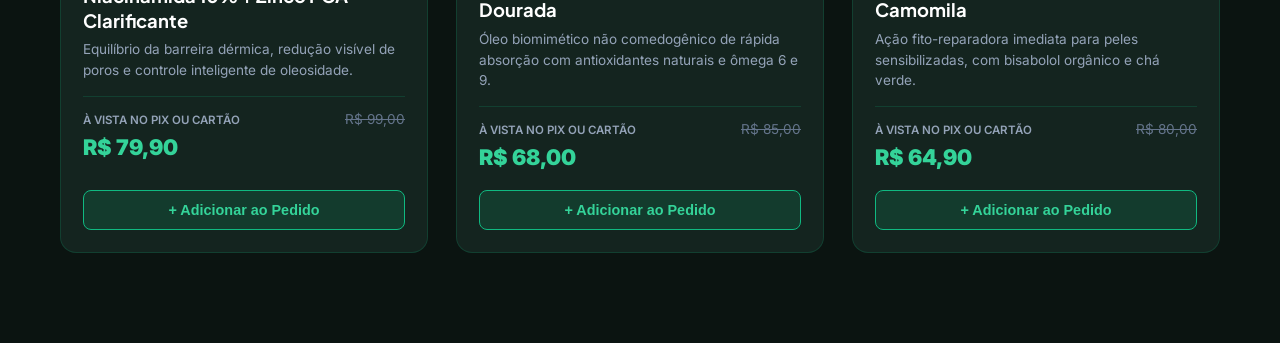
<file: demos/ecommerce/index.html>
<!DOCTYPE html>
<html lang="pt-BR">
<head>
  <meta charset="UTF-8">
  <meta name="viewport" content="width=device-width, initial-scale=1.0">
  <title>Aura Botanicals | Skincare Vegano & Fitoativos de Alta Performance (Demonstração)</title>
  <meta name="description" content="Demonstração conceitual de loja virtual moderna com catálogo botânico de alta cosmética, carrinho interativo e checkout direto no WhatsApp.">
  <link rel="preconnect" href="https://fonts.googleapis.com">
  <link rel="preconnect" href="https://fonts.gstatic.com" crossorigin>
  <link href="https://fonts.googleapis.com/css2?family=Plus+Jakarta+Sans:wght@400;500;600;700;800;900&family=Inter:wght@400;500;600;700&display=swap" rel="stylesheet">
  <style>
    :root {
      --primary: #10b981;
      --primary-dark: #059669;
      --accent-gold: #fbbf24;
      --bg: #0b1411;
      --bg-surface: #101c18;
      --card-bg: #14241f;
      --card-border: rgba(16, 185, 129, 0.18);
      --card-border-hover: rgba(52, 211, 153, 0.45);
      --text: #f0fdf4;
      --text-muted: #94a3b8;
    }
    * { margin: 0; padding: 0; box-sizing: border-box; }
    body {
      font-family: 'Inter', sans-serif;
      background-color: var(--bg);
      color: var(--text);
      line-height: 1.6;
      -webkit-font-smoothing: antialiased;
    }
    h1, h2, h3, h4 { font-family: 'Plus Jakarta Sans', sans-serif; font-weight: 700; color: #fff; }
    .container { max-width: 1200px; margin: 0 auto; padding: 0 20px; }

    /* Barra de Demonstração */
    .demo-bar {
      background: #0d1a15;
      color: #94a3b8;
      font-size: 0.8rem;
      padding: 7px 20px;
      display: flex;
      justify-content: space-between;
      align-items: center;
      border-bottom: 1px solid var(--card-border);
    }
    .badge {
      background: rgba(16, 185, 129, 0.2);
      color: #34d399;
      padding: 3px 10px;
      border-radius: 4px;
      font-weight: 700;
      font-size: 0.75rem;
    }

    /* Promo Bar */
    .promo-bar {
      background: linear-gradient(90deg, #059669 0%, #10b981 100%);
      color: #061911;
      font-size: 0.85rem;
      font-weight: 700;
      text-align: center;
      padding: 8px 15px;
      letter-spacing: 0.2px;
    }

    /* Header */
    header {
      background: rgba(11, 20, 17, 0.94);
      backdrop-filter: blur(14px);
      padding: 16px 0;
      border-bottom: 1px solid var(--card-border);
      position: sticky;
      top: 0;
      z-index: 40;
    }
    .header-inner {
      display: flex;
      justify-content: space-between;
      align-items: center;
    }
    .logo {
      font-size: 1.35rem;
      font-weight: 900;
      color: #fff;
      text-decoration: none;
      letter-spacing: -0.5px;
    }
    .logo span { color: var(--primary); }

    .cart-btn {
      background: var(--primary);
      color: #052e16;
      border: none;
      padding: 10px 22px;
      border-radius: 50px;
      font-weight: 700;
      font-size: 0.92rem;
      cursor: pointer;
      display: inline-flex;
      align-items: center;
      gap: 10px;
      transition: all 0.25s ease;
      box-shadow: 0 4px 15px rgba(16, 185, 129, 0.3);
    }
    .cart-btn:hover { 
      background: #34d399; 
      transform: translateY(-2px);
      box-shadow: 0 6px 20px rgba(16, 185, 129, 0.45);
    }
    .cart-btn svg {
      width: 18px;
      height: 18px;
      fill: currentColor;
    }
    .cart-count {
      background: #052e16;
      color: #fff;
      min-width: 22px;
      height: 22px;
      padding: 0 6px;
      border-radius: 50px;
      display: inline-flex;
      align-items: center;
      justify-content: center;
      font-size: 0.75rem;
      font-weight: 800;
    }

    /* Hero Banner */
    .hero-banner {
      background: linear-gradient(145deg, #132620 0%, #0c1813 100%);
      border: 1px solid var(--card-border);
      border-radius: 20px;
      padding: 38px 40px;
      margin: 30px auto;
      display: grid;
      grid-template-columns: 1.15fr 0.85fr;
      align-items: center;
      gap: 36px;
      box-shadow: 0 20px 45px rgba(0,0,0,0.5);
      position: relative;
      overflow: hidden;
    }
    .luxury-eyebrow {
      color: #34d399;
      font-size: 0.78rem;
      font-weight: 800;
      letter-spacing: 1px;
      display: inline-block;
      margin-bottom: 12px;
      text-transform: uppercase;
    }
    .hero-text-col h1 { 
      font-size: 2.6rem; 
      line-height: 1.2; 
      margin-bottom: 14px; 
      letter-spacing: -0.5px;
    }
    .hero-text-col h1 span { 
      background: linear-gradient(135deg, #34d399 0%, #a7f3d0 100%);
      -webkit-background-clip: text;
      -webkit-text-fill-color: transparent;
    }
    .hero-text-col p { 
      color: var(--text-muted); 
      font-size: 1.05rem; 
      max-width: 520px; 
      line-height: 1.6;
    }

    /* Selos de Certificação em Linha */
    .cert-badges-inline {
      display: flex;
      flex-wrap: wrap;
      gap: 10px;
      margin: 20px 0 24px;
    }
    .cert-pill {
      background: rgba(16, 185, 129, 0.1);
      border: 1px solid rgba(16, 185, 129, 0.25);
      border-radius: 20px;
      padding: 6px 14px;
      display: inline-flex;
      align-items: center;
      gap: 8px;
      font-size: 0.8rem;
      color: #d1fae5;
      font-weight: 600;
    }
    .cert-pill svg {
      width: 15px;
      height: 15px;
      color: #34d399;
      flex-shrink: 0;
    }
    .btn-shop-now {
      display: inline-flex;
      align-items: center;
      gap: 8px;
      background: var(--primary);
      color: #052e16;
      font-weight: 800;
      font-size: 0.95rem;
      padding: 12px 26px;
      border-radius: 50px;
      text-decoration: none;
      transition: all 0.25s ease;
      box-shadow: 0 4px 15px rgba(16, 185, 129, 0.35);
      width: fit-content;
    }
    .btn-shop-now:hover {
      background: #34d399;
      transform: translateY(-2px);
      box-shadow: 0 6px 20px rgba(16, 185, 129, 0.5);
    }
    .btn-shop-now svg {
      width: 16px;
      height: 16px;
      stroke: currentColor;
    }

    /* Coluna de Imagem de Capa Fotográfica de Luxo */
    .hero-cover-col {
      display: flex;
      justify-content: center;
    }
    .luxury-cover-frame {
      position: relative;
      border-radius: 18px;
      overflow: hidden;
      border: 1px solid rgba(52, 211, 153, 0.3);
      box-shadow: 0 20px 45px rgba(0,0,0,0.65);
      background: #0b1411;
      width: 100%;
      aspect-ratio: 4 / 3;
    }
    .luxury-cover-img {
      width: 100%;
      height: 100%;
      object-fit: cover;
      display: block;
      transition: transform 0.4s ease;
    }
    .luxury-cover-frame:hover .luxury-cover-img {
      transform: scale(1.03);
    }
    .luxury-cover-glow {
      position: absolute;
      inset: 0;
      background: linear-gradient(180deg, rgba(11, 20, 17, 0.08) 0%, rgba(11, 20, 17, 0.88) 100%);
      pointer-events: none;
    }
    .luxury-badge {
      position: absolute;
      top: 14px;
      left: 14px;
      background: rgba(11, 20, 17, 0.88);
      backdrop-filter: blur(8px);
      border: 1px solid rgba(251, 191, 36, 0.5);
      color: #fbbf24;
      font-size: 0.75rem;
      font-weight: 800;
      padding: 5px 12px;
      border-radius: 20px;
      display: flex;
      align-items: center;
      gap: 6px;
      box-shadow: 0 4px 12px rgba(0,0,0,0.4);
    }
    .luxury-cover-desc {
      position: absolute;
      bottom: 14px;
      left: 16px;
      right: 16px;
      display: flex;
      flex-direction: column;
      gap: 2px;
      color: #fff;
    }
    .luxury-cover-desc strong {
      font-size: 0.95rem;
      font-weight: 800;
      color: #f0fdf4;
    }
    .luxury-cover-desc span {
      font-size: 0.78rem;
      color: #94a3b8;
    }

    /* Filtros */
    .filter-bar {
      display: flex;
      gap: 10px;
      margin-bottom: 30px;
      flex-wrap: wrap;
    }
    .filter-btn {
      background: var(--card-bg);
      border: 1px solid var(--card-border);
      color: #cbd5e1;
      padding: 9px 20px;
      border-radius: 25px;
      font-size: 0.88rem;
      font-weight: 600;
      cursor: pointer;
      transition: all 0.2s ease;
    }
    .filter-btn.active, .filter-btn:hover {
      background: var(--primary);
      color: #052e16;
      border-color: var(--primary);
      box-shadow: 0 4px 12px rgba(16, 185, 129, 0.3);
    }

    /* Grade de Produtos */
    .products-grid {
      display: grid;
      grid-template-columns: repeat(auto-fill, minmax(280px, 1fr));
      gap: 28px;
      margin-bottom: 90px;
    }
    .product-card {
      background: var(--card-bg);
      border: 1px solid var(--card-border);
      border-radius: 16px;
      padding: 22px;
      display: flex;
      flex-direction: column;
      justify-content: space-between;
      transition: all 0.25s ease;
      position: relative;
    }
    .product-card:hover { 
      transform: translateY(-5px);
      border-color: var(--card-border-hover);
      box-shadow: 0 15px 35px rgba(0,0,0,0.45);
    }
    
    .product-thumb-wrapper {
      height: 190px;
      background: radial-gradient(circle at 50% 50%, #152922 0%, #0d1a15 80%);
      border: 1px solid rgba(255, 255, 255, 0.05);
      border-radius: 12px;
      display: flex;
      align-items: center;
      justify-content: center;
      margin-bottom: 18px;
      position: relative;
      overflow: hidden;
    }
    .product-thumb-wrapper svg {
      height: 140px;
      width: auto;
      filter: drop-shadow(0 8px 16px rgba(0,0,0,0.4));
      transition: transform 0.3s ease;
    }
    .product-card:hover .product-thumb-wrapper svg {
      transform: scale(1.06);
    }
    .badge-pill {
      position: absolute;
      top: 10px;
      left: 10px;
      background: rgba(16, 185, 129, 0.2);
      border: 1px solid rgba(16, 185, 129, 0.4);
      color: #34d399;
      font-size: 0.72rem;
      font-weight: 800;
      padding: 3px 9px;
      border-radius: 8px;
      letter-spacing: 0.3px;
    }
    .vol-tag {
      position: absolute;
      bottom: 8px;
      right: 10px;
      font-size: 0.72rem;
      color: #94a3b8;
      font-weight: 600;
    }
    .product-title { 
      font-size: 1.15rem; 
      margin-bottom: 6px; 
      line-height: 1.35;
    }
    .product-desc { 
      font-size: 0.85rem; 
      color: var(--text-muted); 
      margin-bottom: 16px; 
      line-height: 1.5;
      flex-grow: 1;
    }
    .price-row {
      display: flex;
      justify-content: space-between;
      align-items: baseline;
      margin-bottom: 16px;
      padding-top: 12px;
      border-top: 1px solid var(--card-border);
    }
    .price { font-size: 1.35rem; font-weight: 900; color: #34d399; }
    .old-price { font-size: 0.85rem; color: #64748b; text-decoration: line-through; }

    .add-to-cart {
      background: rgba(16, 185, 129, 0.15);
      border: 1px solid var(--primary);
      color: #34d399;
      padding: 11px;
      border-radius: 8px;
      font-weight: 700;
      font-size: 0.9rem;
      cursor: pointer;
      transition: all 0.2s ease;
      width: 100%;
    }
    .add-to-cart:hover {
      background: var(--primary);
      color: #052e16;
      box-shadow: 0 4px 14px rgba(16, 185, 129, 0.4);
    }

    /* Gaveta Lateral do Carrinho */
    .cart-overlay {
      position: fixed;
      top: 0; left: 0; right: 0; bottom: 0;
      background: rgba(0, 0, 0, 0.75);
      backdrop-filter: blur(4px);
      z-index: 90;
      opacity: 0;
      pointer-events: none;
      transition: opacity 0.3s ease;
    }
    .cart-overlay.open { opacity: 1; pointer-events: auto; }

    .cart-drawer {
      position: fixed;
      top: 0; right: -420px;
      width: 420px;
      max-width: 100%;
      height: 100%;
      background: #0f1c18;
      border-left: 1px solid var(--card-border);
      z-index: 100;
      display: flex;
      flex-direction: column;
      transition: right 0.35s cubic-bezier(0.16, 1, 0.3, 1);
      box-shadow: -10px 0 35px rgba(0,0,0,0.6);
    }
    .cart-drawer.open { right: 0; }

    .cart-header {
      padding: 22px;
      border-bottom: 1px solid var(--card-border);
      display: flex;
      justify-content: space-between;
      align-items: center;
    }
    .close-cart {
      background: none;
      border: none;
      color: #94a3b8;
      font-size: 1.5rem;
      cursor: pointer;
      line-height: 1;
    }
    .cart-items {
      flex: 1;
      overflow-y: auto;
      padding: 20px;
    }
    .cart-item {
      display: flex;
      gap: 14px;
      align-items: center;
      padding: 14px 0;
      border-bottom: 1px solid var(--card-border);
    }
    .cart-item-thumb {
      width: 50px;
      height: 50px;
      background: #14241f;
      border-radius: 8px;
      display: flex;
      align-items: center;
      justify-content: center;
      flex-shrink: 0;
    }
    .cart-item-thumb svg {
      height: 40px;
      width: auto;
    }
    .item-details { flex: 1; }
    .item-title { font-weight: 700; font-size: 0.9rem; margin-bottom: 2px; }
    .item-price { color: #34d399; font-weight: 800; font-size: 0.95rem; }
    .qty-controls {
      display: flex;
      align-items: center;
      gap: 8px;
      margin-top: 6px;
    }
    .qty-btn {
      background: #1a2e28;
      border: 1px solid var(--card-border);
      color: #fff;
      width: 24px;
      height: 24px;
      border-radius: 4px;
      cursor: pointer;
      display: flex;
      align-items: center;
      justify-content: center;
      font-weight: 800;
    }
    .remove-btn {
      background: none;
      border: none;
      color: #f87171;
      font-size: 0.75rem;
      cursor: pointer;
      margin-left: 10px;
    }

    .cart-footer {
      padding: 22px;
      border-top: 1px solid var(--card-border);
      background: #0b1411;
    }
    .subtotal-row {
      display: flex;
      justify-content: space-between;
      font-size: 1.15rem;
      font-weight: 800;
      margin-bottom: 16px;
    }
    .checkout-btn {
      background: #25d366;
      color: #ffffff;
      border: none;
      padding: 14px;
      width: 100%;
      border-radius: 8px;
      font-weight: 800;
      font-size: 1rem;
      cursor: pointer;
      display: inline-flex;
      align-items: center;
      justify-content: center;
      gap: 10px;
      transition: background 0.2s ease, transform 0.2s ease;
      box-shadow: 0 4px 15px rgba(37, 211, 102, 0.4);
    }
    .checkout-btn:hover {
      background: #20ba5a;
      transform: translateY(-2px);
    }
    .checkout-btn svg {
      width: 20px;
      height: 20px;
      fill: #ffffff;
    }

    @media (max-width: 900px) {
      .hero-banner { grid-template-columns: 1fr; }
      .hero-text h1 { font-size: 2.1rem; }
    }
  </style>
</head>
<body>

  <!-- Barra de Identificação Conceitual -->
  <div class="demo-bar">
    <div><strong>Projeto Conceitual Demonstrativo</strong> &bull; E-commerce com Pedido via WhatsApp</div>
    <div><span class="badge">Alta Cosmética Botânica</span></div>
  </div>

  <div class="promo-bar">
    🌱 Frete Grátis para todo o Brasil em compras acima de R$ 180 &bull; Cupom AURA10 para 10% OFF
  </div>

  <!-- Header -->
  <header>
    <div class="container header-inner">
      <a href="#" class="logo">AURA<span>BOTANICALS</span></a>
      <button class="cart-btn" onclick="toggleCart()" aria-label="Abrir carrinho de compras">
        <svg viewBox="0 0 24 24"><path d="M7 18c-1.1 0-1.99.9-1.99 2S5.9 22 7 22s2-.9 2-2-.9-2-2-2zM1 2v2h2l3.6 7.59-1.35 2.45c-.16.28-.25.61-.25.96 0 1.1.9 2 2 2h12v-2H7.42c-.14 0-.25-.11-.25-.25l.03-.12.9-1.63h7.45c.75 0 1.41-.41 1.75-1.03l3.58-6.49c.08-.14.12-.31.12-.48 0-.55-.45-1-1-1H5.21l-.94-2H1zm16 16c-1.1 0-1.99.9-1.99 2s.89 2 1.99 2 2-.9 2-2-.9-2-2-2z"/></svg>
        <span>Meu Pedido</span>
        <span class="cart-count" id="cartCountBadge">0</span>
      </button>
    </div>
  </header>

  <!-- Banner Hero com Capa Fotográfica de Alta Cosmética -->
  <div class="container">
    <div class="hero-banner">
      <div class="hero-text-col">
        <span class="luxury-eyebrow">BIO-COSMÉTICA DE PRECISÃO &bull; COLEÇÃO 2026</span>
        <h1>Cosméticos <span>100% Veganos</span> &amp; Fitoativos de Alta Performance.</h1>
        <p>
          Formulação limpa com concentração clínica de ingredientes botânicos biocompatíveis. Extração sustentável por prensagem a frio e biotecnologia verde de alto rendimento cutâneo.
        </p>

        <!-- Selos de Certificação em Linha -->
        <div class="cert-badges-inline">
          <div class="cert-pill">
            <svg viewBox="0 0 24 24" fill="none" stroke="currentColor" stroke-width="2.2"><path d="M12 22s8-4 8-10V5l-8-3-8 3v7c0 6 8 10 8 10z"/><path d="m9 12 2 2 4-4"/></svg>
            <span>Ecocert &amp; Cruelty-Free</span>
          </div>
          <div class="cert-pill">
            <svg viewBox="0 0 24 24" fill="none" stroke="currentColor" stroke-width="2.2"><circle cx="12" cy="12" r="10"/><path d="m4.93 4.93 14.14 14.14"/></svg>
            <span>Clean Beauty Zero Petrolatos</span>
          </div>
          <div class="cert-pill">
            <svg viewBox="0 0 24 24" fill="none" stroke="currentColor" stroke-width="2.2"><rect x="1" y="3" width="15" height="13" rx="2"/><polygon points="16 8 20 8 23 11 23 16 16 16 16 8"/><circle cx="5.5" cy="18.5" r="2.5"/><circle cx="18.5" cy="18.5" r="2.5"/></svg>
            <span>Envio Imediato 24h</span>
          </div>
        </div>

        <a href="#productsGrid" class="btn-shop-now">
          <span>Ver Coleção Completa</span>
          <svg viewBox="0 0 24 24" fill="none" stroke="currentColor" stroke-width="2.5"><path d="M5 12h14M12 5l7 7-7 7"/></svg>
        </a>
      </div>
      
      <!-- Coluna da Capa Fotográfica Botânica de Luxo -->
      <div class="hero-cover-col">
        <div class="luxury-cover-frame">
          <img src="cover.jpg" alt="Aura Botanicals Cosmética Vegana Linha de Séruns e Tratamentos Faciais" class="luxury-cover-img" loading="eager">
          <div class="luxury-cover-glow"></div>
          <div class="luxury-badge">
            <span>✦</span>
            Coleção Botânica Exclusiva
          </div>
          <div class="luxury-cover-desc">
            <strong>Fitoativos Puros em Vidro Âmbar</strong>
            <span>Frascos sustentáveis com máxima preservação de ativos antioxidantes</span>
          </div>
        </div>
      </div>
    </div>

    <!-- Filtros de Categoria -->
    <div class="filter-bar">
      <button class="filter-btn active" onclick="filterCategory('all', this)">Todos os Produtos</button>
      <button class="filter-btn" onclick="filterCategory('seruns', this)">Séruns &amp; Tratamentos</button>
      <button class="filter-btn" onclick="filterCategory('oleos', this)">Óleos Puros Prensados</button>
      <button class="filter-btn" onclick="filterCategory('cremes', this)">Cremes &amp; Hidratação</button>
    </div>

    <!-- Catálogo de Produtos -->
    <div class="products-grid" id="productsGrid">
      <!-- Inserido dinamicamente via JavaScript com SVGs de alta definição -->
    </div>
  </div>

  <!-- Gaveta Lateral do Carrinho -->
  <div class="cart-overlay" id="cartOverlay" onclick="toggleCart()"></div>
  <div class="cart-drawer" id="cartDrawer">
    <div class="cart-header">
      <h3 style="font-size: 1.15rem;">Seu Pedido no WhatsApp</h3>
      <button class="close-cart" onclick="toggleCart()" aria-label="Fechar carrinho">&times;</button>
    </div>
    
    <div class="cart-items" id="cartItemsContainer">
      <!-- Itens do carrinho renderizados dinamicamente -->
    </div>

    <div class="cart-footer">
      <div class="subtotal-row">
        <span>Subtotal:</span>
        <span id="cartTotalText" style="color: #34d399;">R$ 0,00</span>
      </div>
      <button class="checkout-btn" onclick="finalizeWhatsAppOrder()">
        <svg viewBox="0 0 448 512" aria-hidden="true"><path d="M380.9 97.1C339 55.1 283.2 32 223.9 32c-122.4 0-222 99.6-222 222 0 39.1 10.2 77.3 29.6 111L0 480l117.7-30.9c32.4 17.7 68.9 27 106.1 27h.1c122.3 0 224.1-99.6 224.1-222 0-59.3-25.2-115-67.1-157zm-157 341.6c-33.2 0-65.7-8.9-94-25.7l-6.7-4-69.8 18.3L72 359.2l-4.4-7c-18.5-29.4-28.2-63.3-28.2-98.2 0-101.7 82.8-184.5 184.6-184.5 49.3 0 95.6 19.2 130.4 54.1 34.8 34.9 56.2 81.2 56.1 130.5 0 101.8-84.9 184.6-186.6 184.6zm101.2-138.2c-5.5-2.8-32.8-16.2-37.9-18-5.1-1.9-8.8-2.8-12.5 2.8-3.7 5.6-14.3 18-17.6 21.8-3.2 3.7-6.5 4.2-12 1.4-32.6-16.3-54-29.1-75.5-66-5.7-9.8 5.7-9.1 16.3-30.3 1.8-3.7.9-6.9-.5-9.7-1.4-2.8-12.5-30.1-17.1-41.2-4.5-10.8-9.1-9.3-12.5-9.5-3.2-.2-6.9-.2-10.6-.2-3.7 0-9.7 1.4-14.8 6.9-5.1 5.6-19.4 19-19.4 46.3 0 27.3 19.9 53.7 22.6 57.4 2.8 3.7 39.1 59.7 94.8 83.8 35.2 15.2 49 16.5 66.6 13.9 10.7-1.6 32.8-13.4 37.4-26.4 4.6-13 4.6-24.1 3.2-26.4-1.3-2.5-5-3.9-10.5-6.6z"/></svg>
        <span>Fechar Pedido no WhatsApp</span>
      </button>
      <p style="text-align: center; font-size: 0.75rem; color: #64748b; margin-top: 10px;">
        Os produtos selecionados serão enviados formatados diretamente para o WhatsApp oficial da loja.
      </p>
    </div>
  </div>

  <script>
    // SVGs Vetoriais Realistas para Frascos e Cosméticos
    const PRODUCT_SVGS = {
      dropperAmber: `
        <svg viewBox="0 0 100 160" fill="none" xmlns="http://www.w3.org/2000/svg">
          <!-- Bulbo Conta-gotas -->
          <rect x="42" y="10" width="16" height="20" rx="8" fill="#1e293b"/>
          <!-- Tampa Dourada -->
          <rect x="36" y="28" width="28" height="12" rx="3" fill="#d97706"/>
          <rect x="38" y="31" width="24" height="6" fill="#f59e0b"/>
          <!-- Gargalo -->
          <rect x="40" y="40" width="20" height="8" fill="#78350f"/>
          <!-- Corpo do Frasco Âmbar -->
          <rect x="25" y="48" width="50" height="95" rx="10" fill="#92400e"/>
          <!-- Brilho Lateral do Vidro -->
          <path d="M29 55 L34 55 L34 135 L29 135 Z" fill="#fbbf24" fill-opacity="0.3"/>
          <!-- Rótulo Minimalista Bege -->
          <rect x="28" y="70" width="44" height="55" rx="3" fill="#fef3c7"/>
          <line x1="33" y1="80" x2="67" y2="80" stroke="#78350f" stroke-width="2"/>
          <line x1="36" y1="88" x2="64" y2="88" stroke="#92400e" stroke-width="1.2"/>
          <line x1="40" y1="94" x2="60" y2="94" stroke="#b45309" stroke-width="1"/>
          <!-- Sombra da Base -->
          <ellipse cx="50" cy="148" rx="26" ry="6" fill="#000000" fill-opacity="0.4"/>
        </svg>
      `,
      dropperEmerald: `
        <svg viewBox="0 0 100 160" fill="none" xmlns="http://www.w3.org/2000/svg">
          <rect x="42" y="10" width="16" height="20" rx="8" fill="#064e3b"/>
          <rect x="36" y="28" width="28" height="12" rx="3" fill="#10b981"/>
          <rect x="38" y="31" width="24" height="6" fill="#34d399"/>
          <rect x="40" y="40" width="20" height="8" fill="#047857"/>
          <rect x="25" y="48" width="50" height="95" rx="10" fill="#065f46"/>
          <path d="M29 55 L34 55 L34 135 L29 135 Z" fill="#6ee7b7" fill-opacity="0.35"/>
          <rect x="28" y="70" width="44" height="55" rx="3" fill="#ecfdf5"/>
          <line x1="33" y1="80" x2="67" y2="80" stroke="#065f46" stroke-width="2"/>
          <line x1="36" y1="88" x2="64" y2="88" stroke="#047857" stroke-width="1.2"/>
          <circle cx="50" cy="102" r="4" fill="#10b981"/>
          <ellipse cx="50" cy="148" rx="26" ry="6" fill="#000000" fill-opacity="0.4"/>
        </svg>
      `,
      jarBamboo: `
        <svg viewBox="0 0 120 160" fill="none" xmlns="http://www.w3.org/2000/svg">
          <!-- Tampa de Madeira Bambu -->
          <rect x="20" y="45" width="80" height="22" rx="5" fill="#d97706"/>
          <line x1="22" y1="52" x2="98" y2="52" stroke="#b45309" stroke-width="1.5"/>
          <line x1="22" y1="59" x2="98" y2="59" stroke="#92400e" stroke-width="1"/>
          <!-- Corpo Pote de Vidro Fosco -->
          <rect x="24" y="67" width="72" height="65" rx="8" fill="#1e293b"/>
          <rect x="25" y="68" width="70" height="63" rx="7" fill="#334155" fill-opacity="0.7"/>
          <!-- Rótulo Branco Fosco -->
          <rect x="30" y="80" width="60" height="38" rx="3" fill="#ffffff" fill-opacity="0.9"/>
          <line x1="38" y1="90" x2="82" y2="90" stroke="#0f172a" stroke-width="1.8"/>
          <line x1="42" y1="98" x2="78" y2="98" stroke="#64748b" stroke-width="1"/>
          <line x1="46" y1="104" x2="74" y2="104" stroke="#10b981" stroke-width="1.5"/>
          <!-- Sombra da Base -->
          <ellipse cx="60" cy="140" rx="36" ry="7" fill="#000000" fill-opacity="0.45"/>
        </svg>
      `,
      dropperApothecary: `
        <svg viewBox="0 0 100 160" fill="none" xmlns="http://www.w3.org/2000/svg">
          <rect x="42" y="10" width="16" height="20" rx="8" fill="#ffffff"/>
          <rect x="36" y="28" width="28" height="12" rx="3" fill="#cbd5e1"/>
          <rect x="40" y="40" width="20" height="8" fill="#94a3b8"/>
          <rect x="25" y="48" width="50" height="95" rx="10" fill="#f8fafc" fill-opacity="0.85"/>
          <path d="M29 55 L34 55 L34 135 L29 135 Z" fill="#ffffff"/>
          <rect x="28" y="70" width="44" height="55" rx="2" fill="#0f172a"/>
          <line x1="33" y1="80" x2="67" y2="80" stroke="#ffffff" stroke-width="1.8"/>
          <line x1="36" y1="88" x2="64" y2="88" stroke="#38bdf8" stroke-width="1.2"/>
          <line x1="40" y1="94" x2="60" y2="94" stroke="#94a3b8" stroke-width="1"/>
          <ellipse cx="50" cy="148" rx="26" ry="6" fill="#000000" fill-opacity="0.4"/>
        </svg>
      `,
      bottleGold: `
        <svg viewBox="0 0 100 160" fill="none" xmlns="http://www.w3.org/2000/svg">
          <rect x="42" y="12" width="16" height="18" rx="6" fill="#b45309"/>
          <rect x="36" y="28" width="28" height="12" rx="3" fill="#fbbf24"/>
          <rect x="40" y="40" width="20" height="8" fill="#d97706"/>
          <rect x="26" y="48" width="48" height="95" rx="12" fill="#78350f"/>
          <path d="M30 55 L34 55 L34 135 L30 135 Z" fill="#fef08a" fill-opacity="0.4"/>
          <rect x="29" y="72" width="42" height="50" rx="3" fill="#fef3c7"/>
          <line x1="35" y1="82" x2="65" y2="82" stroke="#78350f" stroke-width="1.8"/>
          <line x1="38" y1="89" x2="62" y2="89" stroke="#b45309" stroke-width="1"/>
          <circle cx="50" cy="100" r="3.5" fill="#d97706"/>
          <ellipse cx="50" cy="148" rx="25" ry="6" fill="#000000" fill-opacity="0.4"/>
        </svg>
      `,
      jarClay: `
        <svg viewBox="0 0 120 160" fill="none" xmlns="http://www.w3.org/2000/svg">
          <rect x="20" y="45" width="80" height="20" rx="4" fill="#047857"/>
          <rect x="22" y="48" width="76" height="5" fill="#10b981"/>
          <rect x="24" y="65" width="72" height="66" rx="8" fill="#064e3b"/>
          <path d="M28 72 L33 72 L33 124 L28 124 Z" fill="#6ee7b7" fill-opacity="0.25"/>
          <rect x="30" y="78" width="60" height="40" rx="3" fill="#f0fdf4"/>
          <line x1="38" y1="88" x2="82" y2="88" stroke="#064e3b" stroke-width="2"/>
          <line x1="42" y1="96" x2="78" y2="96" stroke="#047857" stroke-width="1.2"/>
          <circle cx="60" cy="105" r="3" fill="#10b981"/>
          <ellipse cx="60" cy="140" rx="36" ry="7" fill="#000000" fill-opacity="0.45"/>
        </svg>
      `
    };

    // Catálogo Profissional de Cosméticos
    const products = [
      { 
        id: 1, 
        category: 'seruns', 
        name: 'Sérum C-Radiance 15% Pura', 
        volume: '30 ml',
        price: 89.90, 
        oldPrice: 119.00, 
        desc: 'Vitamina C nanoestabilizada, ácido ferúlico e extrato botânico de camu-camu. Uniformização e luminosidade.', 
        svgKey: 'dropperAmber', 
        badge: 'MAIS VENDIDO' 
      },
      { 
        id: 2, 
        category: 'oleos', 
        name: 'Óleo Puro de Rosa Mosqueta & Cacay', 
        volume: '30 ml',
        price: 74.50, 
        oldPrice: 92.00, 
        desc: 'Prensagem a frio rica em ácido trans-retinoico natural. Regeneração profunda e atenuação de linhas finas.', 
        svgKey: 'dropperEmerald', 
        badge: '100% ORGÂNICO' 
      },
      { 
        id: 3, 
        category: 'cremes', 
        name: 'Creme Noturno Bio-Hialurônico 8D', 
        volume: '50 g',
        price: 109.90, 
        oldPrice: 139.00, 
        desc: 'Matriz com 8 pesos moleculares de ácido hialurônico, esqualano vegetal e manteiga de murumuru.', 
        svgKey: 'jarBamboo', 
        badge: 'ALTA EFICÁCIA' 
      },
      { 
        id: 4, 
        category: 'seruns', 
        name: 'Niacinamida 10% + Zinco PCA Clarificante', 
        volume: '30 ml',
        price: 79.90, 
        oldPrice: 99.00, 
        desc: 'Equilíbrio da barreira dérmica, redução visível de poros e controle inteligente de oleosidade.', 
        svgKey: 'dropperApothecary', 
        badge: 'FÓRMULA PURA' 
      },
      { 
        id: 5, 
        category: 'oleos', 
        name: 'Elixir Facial Jojoba & Marula Dourada', 
        volume: '30 ml',
        price: 68.00, 
        oldPrice: 85.00, 
        desc: 'Óleo biomimético não comedogênico de rápida absorção com antioxidantes naturais e ômega 6 e 9.', 
        svgKey: 'bottleGold', 
        badge: 'VEGANO' 
      },
      { 
        id: 6, 
        category: 'cremes', 
        name: 'Bálsamo Calmante de Argila & Camomila', 
        volume: '60 g',
        price: 64.90, 
        oldPrice: 80.00, 
        desc: 'Ação fito-reparadora imediata para peles sensibilizadas, com bisabolol orgânico e chá verde.', 
        svgKey: 'jarClay', 
        badge: 'CALMANTE' 
      },
    ];

    let cart = [
      { id: 1, name: 'Sérum C-Radiance 15% Pura', price: 89.90, qty: 1, svgKey: 'dropperAmber' }
    ];

    function renderProducts(items) {
      const grid = document.getElementById('productsGrid');
      grid.innerHTML = items.map(p => `
        <div class="product-card">
          <div class="product-thumb-wrapper">
            <span class="badge-pill">${p.badge}</span>
            <span class="vol-tag">${p.volume}</span>
            ${PRODUCT_SVGS[p.svgKey]}
          </div>
          <div>
            <h3 class="product-title">${p.name}</h3>
            <p class="product-desc">${p.desc}</p>
            <div class="price-row">
              <div>
                <div style="font-size: 0.72rem; color: #94a3b8; font-weight: 600;">À VISTA NO PIX OU CARTÃO</div>
                <span class="price">R$ ${p.price.toFixed(2).replace('.', ',')}</span>
              </div>
              <span class="old-price">R$ ${p.oldPrice.toFixed(2).replace('.', ',')}</span>
            </div>
          </div>
          <button class="add-to-cart" onclick="addToCart(${p.id})">+ Adicionar ao Pedido</button>
        </div>
      `).join('');
    }

    function filterCategory(cat, btn) {
      document.querySelectorAll('.filter-btn').forEach(b => b.classList.remove('active'));
      btn.classList.add('active');
      if (cat === 'all') {
        renderProducts(products);
      } else {
        renderProducts(products.filter(p => p.category === cat));
      }
    }

    function toggleCart() {
      document.getElementById('cartOverlay').classList.toggle('open');
      document.getElementById('cartDrawer').classList.toggle('open');
      renderCart();
    }

    function addToCart(productId) {
      const prod = products.find(p => p.id === productId);
      const existing = cart.find(c => c.id === productId);
      if (existing) {
        existing.qty += 1;
      } else {
        cart.push({ id: prod.id, name: prod.name, price: prod.price, qty: 1, svgKey: prod.svgKey });
      }
      updateCartBadge();
      toggleCart();
    }

    function changeQty(id, delta) {
      const item = cart.find(c => c.id === id);
      if (item) {
        item.qty += delta;
        if (item.qty <= 0) {
          cart = cart.filter(c => c.id !== id);
        }
      }
      renderCart();
      updateCartBadge();
    }

    function removeItem(id) {
      cart = cart.filter(c => c.id !== id);
      renderCart();
      updateCartBadge();
    }

    function updateCartBadge() {
      const count = cart.reduce((acc, item) => acc + item.qty, 0);
      document.getElementById('cartCountBadge').textContent = count;
    }

    function renderCart() {
      const container = document.getElementById('cartItemsContainer');
      if (cart.length === 0) {
        container.innerHTML = '<div style="text-align: center; color: #94a3b8; padding: 40px 0;">Seu pedido está vazio no momento 🌱</div>';
        document.getElementById('cartTotalText').textContent = 'R$ 0,00';
        return;
      }

      let total = 0;
      container.innerHTML = cart.map(item => {
        total += item.price * item.qty;
        return `
          <div class="cart-item">
            <div class="cart-item-thumb">
              ${PRODUCT_SVGS[item.svgKey]}
            </div>
            <div class="item-details">
              <div class="item-title">${item.name}</div>
              <div class="item-price">R$ ${(item.price * item.qty).toFixed(2).replace('.', ',')}</div>
              <div class="qty-controls">
                <button class="qty-btn" onclick="changeQty(${item.id}, -1)">-</button>
                <span style="font-weight: 700; font-size: 0.9rem;">${item.qty}</span>
                <button class="qty-btn" onclick="changeQty(${item.id}, 1)">+</button>
                <button class="remove-btn" onclick="removeItem(${item.id})">Remover</button>
              </div>
            </div>
          </div>
        `;
      }).join('');

      document.getElementById('cartTotalText').textContent = 'R$ ' + total.toFixed(2).replace('.', ',');
    }

    function finalizeWhatsAppOrder() {
      if (cart.length === 0) {
        alert('Adicione ao menos um produto antes de finalizar o pedido!');
        return;
      }
      let total = 0;
      let text = 'Olá! Gostaria de finalizar meu pedido na Aura Botanicals:%0A%0A';
      cart.forEach((i, idx) => {
        const itemTotal = i.price * i.qty;
        total += itemTotal;
        text += `${idx + 1}. *${i.name}* (x${i.qty}) - R$ ${itemTotal.toFixed(2).replace('.', ',')}%0A`;
      });
      text += `%0A*Total do Pedido: R$ ${total.toFixed(2).replace('.', ',')}*%0A`;
      text += '%0APor favor, informe o valor do frete e os dados para pagamento.';
      
      const wppUrl = `https://wa.me/5561984030010?text=${text}`;
      window.open(wppUrl, '_blank');
    }

    // Inicialização
    renderProducts(products);
    updateCartBadge();
  </script>

</body>
</html>
</file>
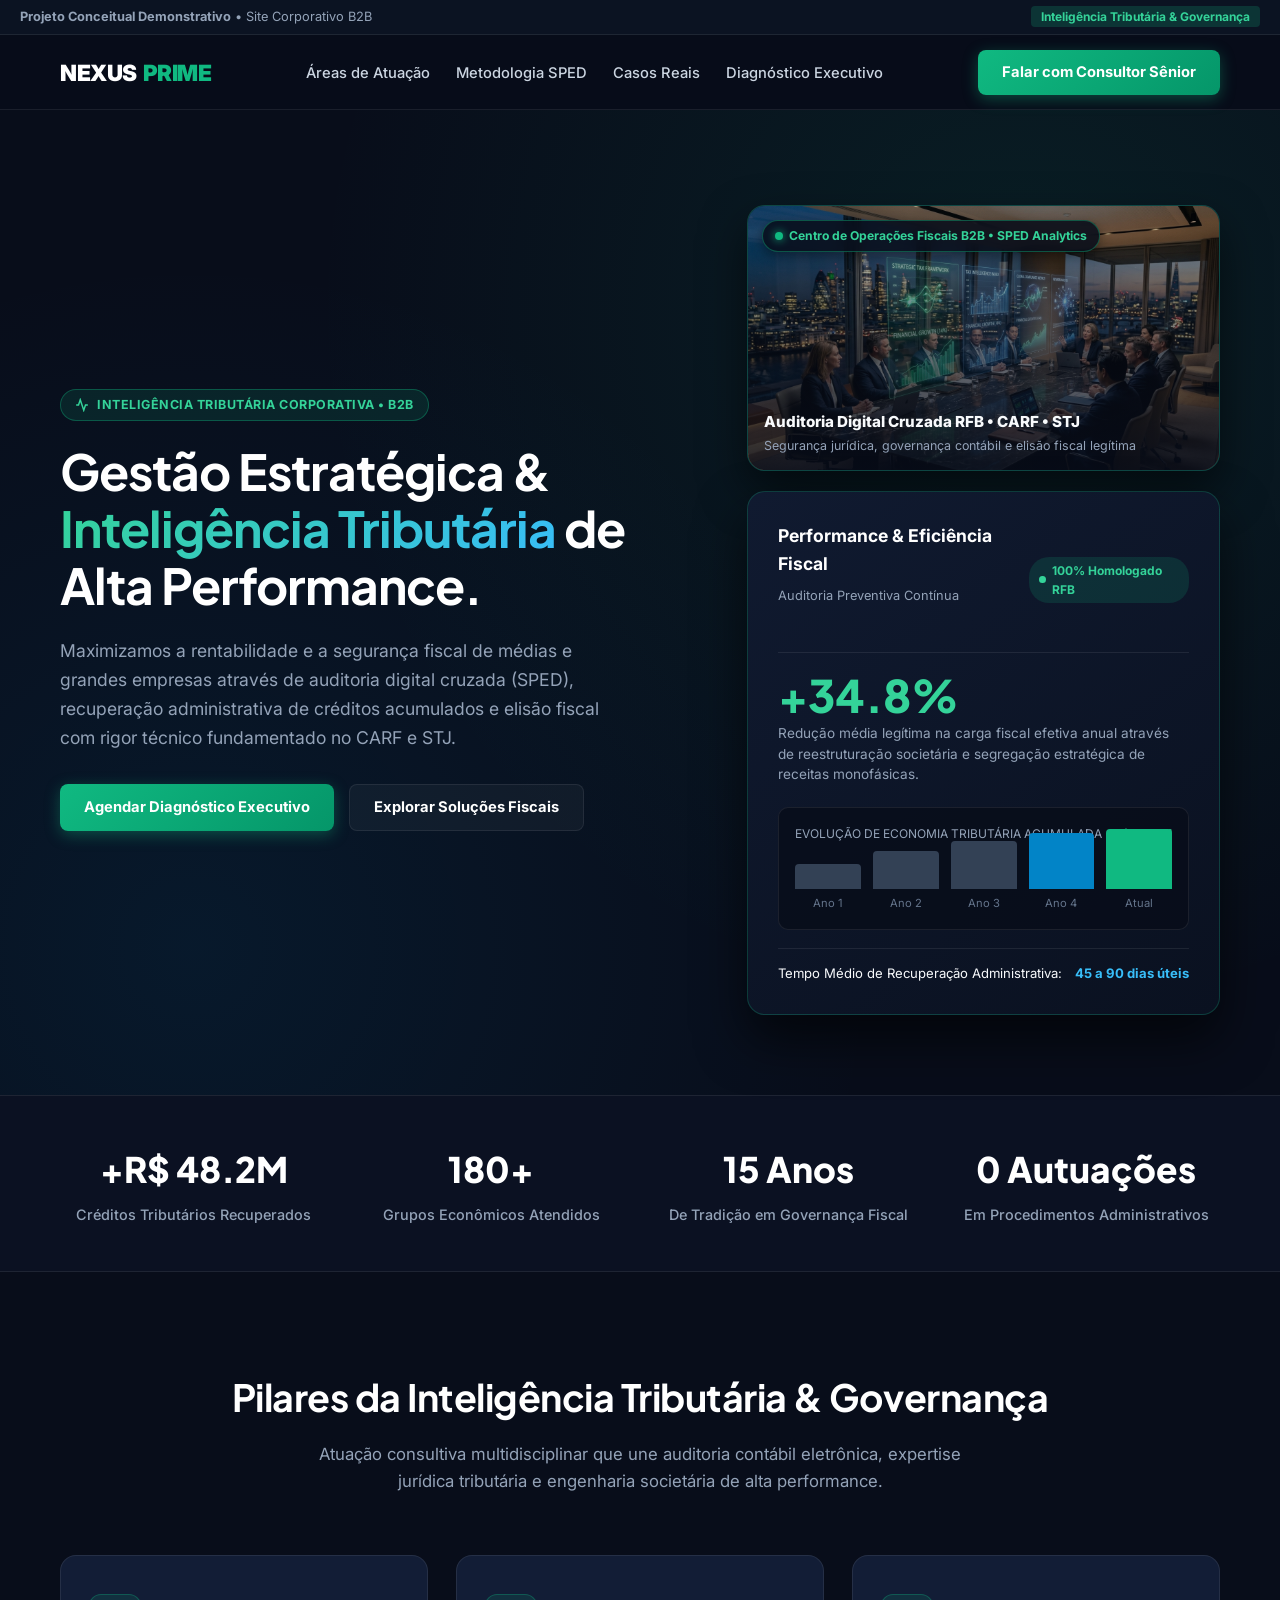
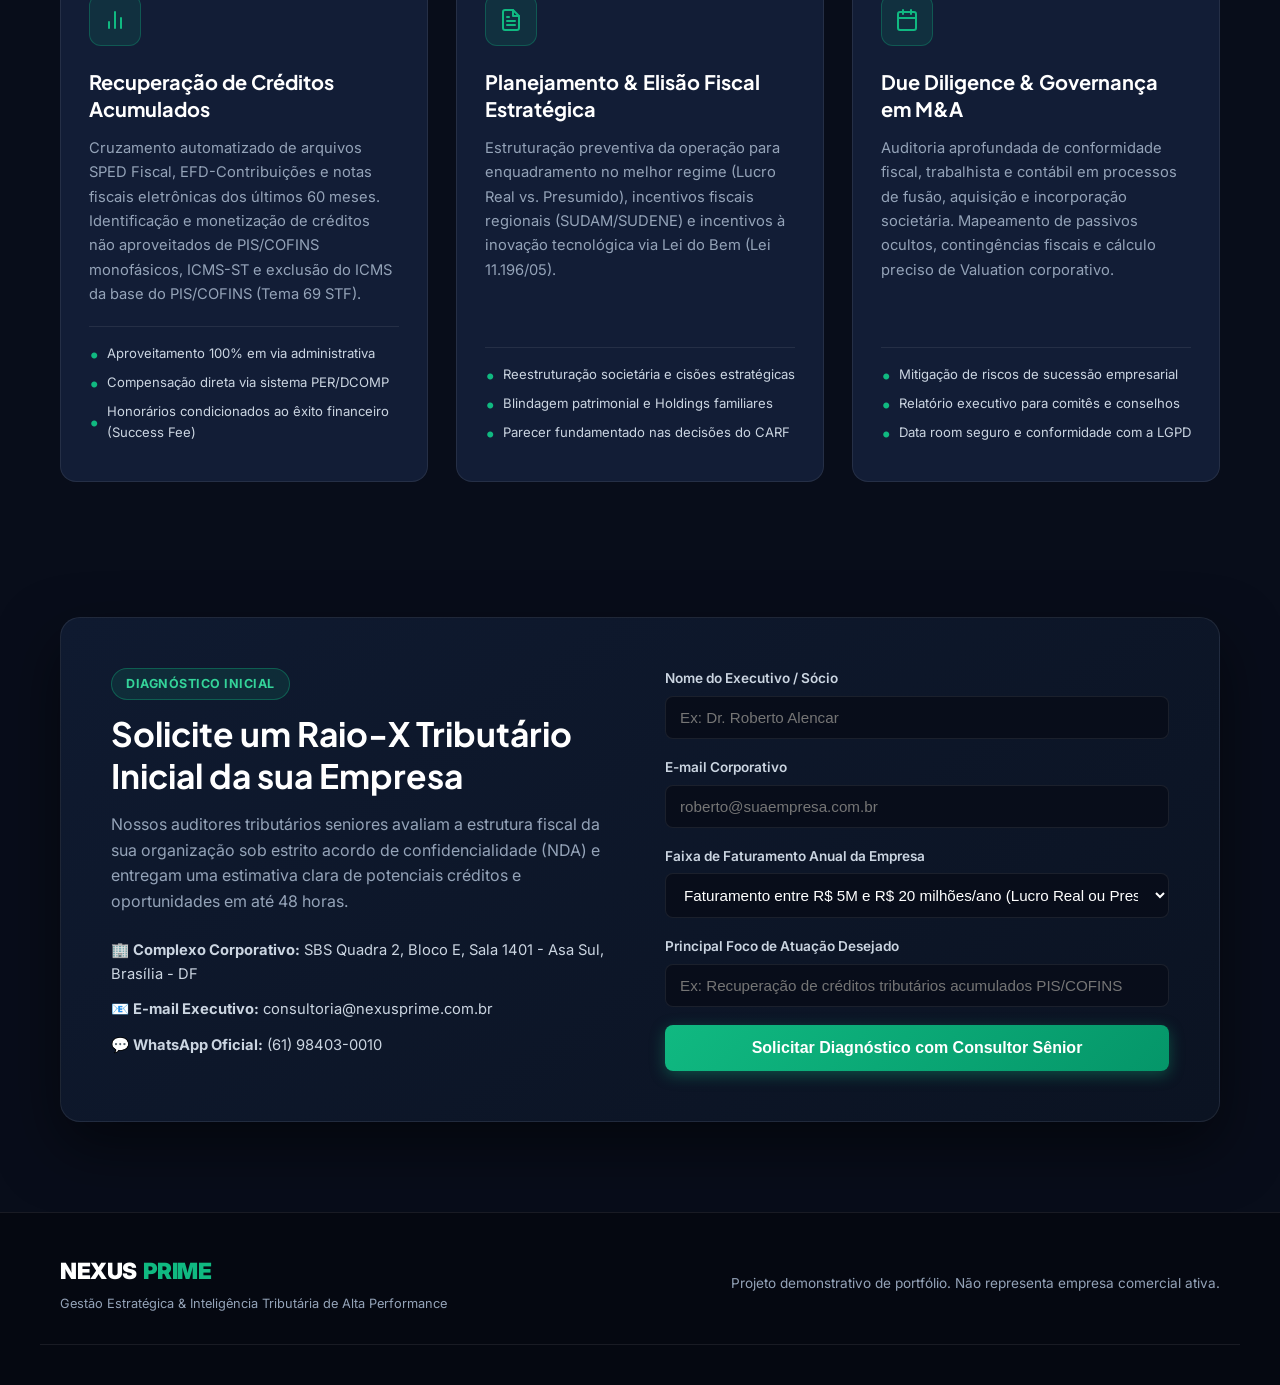
<file: demos/institucional/index.html>
<!DOCTYPE html>
<html lang="pt-BR">
<head>
  <meta charset="UTF-8">
  <meta name="viewport" content="width=device-width, initial-scale=1.0">
  <title>Nexus Prime | Gestão Estratégica & Inteligência Tributária (Demonstração)</title>
  <meta name="description" content="Demonstração conceitual de site institucional corporativo de alta performance especializado em inteligência tributária, elisão fiscal e governança para médias e grandes empresas.">
  <link rel="preconnect" href="https://fonts.googleapis.com">
  <link rel="preconnect" href="https://fonts.gstatic.com" crossorigin>
  <link href="https://fonts.googleapis.com/css2?family=Plus+Jakarta+Sans:wght@400;500;600;700;800;900&family=Inter:wght@400;500;600;700&display=swap" rel="stylesheet">
  <style>
    :root {
      --primary: #0284c7;
      --primary-dark: #0369a1;
      --accent: #10b981;
      --accent-dark: #059669;
      --bg: #080d1a;
      --bg-surface: #0e1629;
      --card-bg: #121d36;
      --card-border: rgba(255, 255, 255, 0.08);
      --card-border-hover: rgba(16, 185, 129, 0.4);
      --text: #f8fafc;
      --text-muted: #94a3b8;
    }
    * { margin: 0; padding: 0; box-sizing: border-box; }
    body {
      font-family: 'Inter', sans-serif;
      background-color: var(--bg);
      color: var(--text);
      line-height: 1.6;
      -webkit-font-smoothing: antialiased;
    }
    h1, h2, h3, h4 { font-family: 'Plus Jakarta Sans', sans-serif; font-weight: 700; color: #fff; }
    .container { max-width: 1200px; margin: 0 auto; padding: 0 20px; }
    
    /* Top Banner de Demonstração */
    .demo-bar {
      background: #0b1322;
      color: #94a3b8;
      font-size: 0.8rem;
      padding: 7px 20px;
      display: flex;
      justify-content: space-between;
      align-items: center;
      border-bottom: 1px solid var(--card-border);
    }
    .demo-bar span.badge {
      background: rgba(16, 185, 129, 0.2);
      color: #34d399;
      padding: 3px 10px;
      border-radius: 4px;
      font-weight: 700;
      font-size: 0.75rem;
    }

    /* Header & Nav */
    header {
      background: rgba(8, 13, 26, 0.94);
      backdrop-filter: blur(14px);
      position: sticky;
      top: 0;
      z-index: 50;
      border-bottom: 1px solid var(--card-border);
    }
    .nav-inner {
      display: flex;
      justify-content: space-between;
      align-items: center;
      height: 74px;
    }
    .logo {
      font-size: 1.4rem;
      font-weight: 900;
      text-decoration: none;
      color: #fff;
      display: flex;
      align-items: center;
      gap: 6px;
      letter-spacing: -0.5px;
    }
    .logo span { color: var(--accent); }
    .nav-links { display: flex; gap: 26px; list-style: none; }
    .nav-links a { color: #cbd5e1; text-decoration: none; font-size: 0.92rem; font-weight: 500; transition: color 0.2s; }
    .nav-links a:hover { color: var(--accent); }
    .btn {
      display: inline-flex;
      align-items: center;
      justify-content: center;
      gap: 8px;
      padding: 11px 24px;
      border-radius: 8px;
      font-weight: 700;
      font-size: 0.92rem;
      text-decoration: none;
      transition: all 0.25s ease;
      cursor: pointer;
      border: none;
    }
    .btn-primary {
      background: linear-gradient(135deg, var(--accent) 0%, #059669 100%);
      color: #fff;
      box-shadow: 0 4px 15px rgba(16, 185, 129, 0.35);
    }
    .btn-primary:hover {
      box-shadow: 0 6px 20px rgba(16, 185, 129, 0.5);
      transform: translateY(-2px);
    }
    .btn-outline {
      background: rgba(255,255,255,0.04);
      border: 1px solid var(--card-border);
      color: #fff;
    }
    .btn-outline:hover { 
      background: rgba(255,255,255,0.08); 
      border-color: rgba(255,255,255,0.2);
    }

    /* Hero */
    .hero {
      padding: 95px 0 80px;
      background: radial-gradient(circle at 80% 20%, rgba(16, 185, 129, 0.1) 0%, transparent 55%),
                  radial-gradient(circle at 15% 85%, rgba(2, 132, 199, 0.1) 0%, transparent 50%);
    }
    .hero-grid {
      display: grid;
      grid-template-columns: 1.15fr 0.85fr;
      gap: 48px;
      align-items: center;
    }
    .hero-tag {
      display: inline-flex;
      align-items: center;
      gap: 8px;
      padding: 5px 14px;
      background: rgba(16, 185, 129, 0.12);
      border: 1px solid rgba(16, 185, 129, 0.35);
      color: #34d399;
      font-size: 0.78rem;
      font-weight: 700;
      border-radius: 20px;
      margin-bottom: 22px;
      text-transform: uppercase;
      letter-spacing: 0.5px;
    }
    .hero h1 {
      font-size: 3.1rem;
      line-height: 1.15;
      margin-bottom: 22px;
      letter-spacing: -1px;
    }
    .hero h1 span {
      background: linear-gradient(135deg, #34d399 0%, #38bdf8 100%);
      -webkit-background-clip: text;
      -webkit-text-fill-color: transparent;
    }
    .hero p {
      font-size: 1.1rem;
      color: var(--text-muted);
      margin-bottom: 32px;
      max-width: 560px;
      line-height: 1.65;
    }
    .hero-buttons { display: flex; gap: 15px; flex-wrap: wrap; }

    /* Coluna Visual e Capa Fotográfica Corporativa */
    .hero-right-col {
      display: flex;
      flex-direction: column;
      gap: 20px;
    }
    .corporate-cover-wrapper {
      position: relative;
      border-radius: 18px;
      overflow: hidden;
      border: 1px solid rgba(16, 185, 129, 0.3);
      box-shadow: 0 20px 45px rgba(0, 0, 0, 0.55);
      background: #0e1629;
      aspect-ratio: 16 / 9;
    }
    .corporate-cover-img {
      width: 100%;
      height: 100%;
      object-fit: cover;
      display: block;
      transition: transform 0.4s ease;
    }
    .corporate-cover-wrapper:hover .corporate-cover-img {
      transform: scale(1.03);
    }
    .corporate-cover-gradient {
      position: absolute;
      inset: 0;
      background: linear-gradient(180deg, rgba(8, 13, 26, 0.2) 0%, rgba(8, 13, 26, 0.88) 100%);
      pointer-events: none;
    }
    .corporate-cover-tag {
      position: absolute;
      top: 14px;
      left: 14px;
      background: rgba(8, 13, 26, 0.85);
      backdrop-filter: blur(8px);
      border: 1px solid rgba(16, 185, 129, 0.4);
      color: #34d399;
      font-size: 0.76rem;
      font-weight: 700;
      padding: 5px 12px;
      border-radius: 20px;
      display: flex;
      align-items: center;
      gap: 6px;
      box-shadow: 0 4px 12px rgba(0,0,0,0.4);
    }
    .corporate-cover-tag .live-status {
      width: 8px;
      height: 8px;
      background: #10b981;
      border-radius: 50%;
      box-shadow: 0 0 8px #10b981;
    }
    .corporate-cover-footer {
      position: absolute;
      bottom: 14px;
      left: 16px;
      right: 16px;
      display: flex;
      flex-direction: column;
      gap: 2px;
      color: #fff;
    }
    .corporate-cover-footer .co-title {
      font-size: 0.95rem;
      font-weight: 800;
      color: #f8fafc;
    }
    .corporate-cover-footer .co-sub {
      font-size: 0.78rem;
      color: #94a3b8;
    }

    /* Dashboard Executivo no Hero */
    .hero-dashboard-card {
      background: linear-gradient(145deg, #101a30 0%, #0a1120 100%);
      border: 1px solid rgba(16, 185, 129, 0.25);
      border-radius: 18px;
      padding: 30px;
      box-shadow: 0 25px 50px rgba(0,0,0,0.6);
      position: relative;
    }
    .dashboard-top {
      display: flex;
      justify-content: space-between;
      align-items: center;
      margin-bottom: 20px;
      padding-bottom: 14px;
      border-bottom: 1px solid var(--card-border);
    }
    .compliance-pill {
      display: inline-flex;
      align-items: center;
      gap: 6px;
      font-size: 0.75rem;
      font-weight: 700;
      color: #34d399;
      background: rgba(16, 185, 129, 0.15);
      padding: 4px 10px;
      border-radius: 20px;
    }
    .compliance-pill .dot {
      width: 7px;
      height: 7px;
      background: #34d399;
      border-radius: 50%;
    }
    .dashboard-metric-big {
      font-family: 'Plus Jakarta Sans', sans-serif;
      font-size: 2.8rem;
      font-weight: 900;
      color: #34d399;
      line-height: 1;
      margin-bottom: 6px;
    }
    .dashboard-metric-title {
      font-size: 1.1rem;
      font-weight: 700;
      color: #ffffff;
      margin-bottom: 6px;
    }
    .dashboard-metric-desc {
      font-size: 0.85rem;
      color: var(--text-muted);
      line-height: 1.5;
      margin-bottom: 22px;
    }

    /* Gráfico SVG Corporativo */
    .dashboard-chart-box {
      background: rgba(8, 13, 26, 0.8);
      border: 1px solid var(--card-border);
      border-radius: 10px;
      padding: 16px;
      margin-bottom: 18px;
    }
    .chart-header {
      display: flex;
      justify-content: space-between;
      font-size: 0.75rem;
      color: var(--text-muted);
      margin-bottom: 10px;
    }
    .bars-container {
      display: flex;
      align-items: flex-end;
      height: 60px;
      gap: 12px;
      padding-top: 10px;
    }
    .bar-item {
      flex: 1;
      display: flex;
      flex-direction: column;
      align-items: center;
      gap: 6px;
    }
    .bar-fill {
      width: 100%;
      border-radius: 4px 4px 0 0;
      transition: height 0.3s ease;
    }
    .bar-label {
      font-size: 0.7rem;
      color: #64748b;
    }

    .audit-stats-row {
      display: flex;
      justify-content: space-between;
      padding-top: 14px;
      border-top: 1px solid var(--card-border);
      font-size: 0.82rem;
    }
    .audit-stats-row span:last-child {
      color: #38bdf8;
      font-weight: 700;
    }

    /* Stats Section */
    .stats {
      border-top: 1px solid var(--card-border);
      border-bottom: 1px solid var(--card-border);
      background: #0b1122;
      padding: 45px 0;
    }
    .stats-grid {
      display: grid;
      grid-template-columns: repeat(4, 1fr);
      gap: 30px;
      text-align: center;
    }
    .stat-item h3 { font-size: 2.2rem; color: #fff; margin-bottom: 6px; font-weight: 800; }
    .stat-item p { color: var(--text-muted); font-size: 0.9rem; font-weight: 500; }

    /* Services */
    .services { padding: 95px 0; }
    .section-header { text-align: center; margin-bottom: 60px; }
    .section-header h2 { font-size: 2.35rem; margin-bottom: 14px; letter-spacing: -0.5px; }
    .section-header p { color: var(--text-muted); font-size: 1.05rem; max-width: 650px; margin: 0 auto; line-height: 1.6; }
    
    .services-grid {
      display: grid;
      grid-template-columns: repeat(3, 1fr);
      gap: 28px;
    }
    .service-card {
      background: var(--card-bg);
      border: 1px solid var(--card-border);
      border-radius: 16px;
      padding: 38px 28px;
      transition: all 0.28s ease;
      display: flex;
      flex-direction: column;
    }
    .service-card:hover {
      border-color: var(--card-border-hover);
      transform: translateY(-6px);
      box-shadow: 0 15px 35px rgba(0,0,0,0.4);
    }
    .service-icon-box {
      width: 52px;
      height: 52px;
      background: rgba(16, 185, 129, 0.12);
      border: 1px solid rgba(16, 185, 129, 0.3);
      border-radius: 12px;
      display: flex;
      align-items: center;
      justify-content: center;
      margin-bottom: 22px;
      color: var(--accent);
    }
    .service-icon-box svg {
      width: 24px;
      height: 24px;
    }
    .service-card h3 { 
      font-size: 1.25rem; 
      margin-bottom: 14px; 
      line-height: 1.35;
    }
    .service-card p { 
      color: var(--text-muted); 
      font-size: 0.92rem; 
      line-height: 1.65;
      flex-grow: 1;
      margin-bottom: 20px;
    }
    .service-features-list {
      list-style: none;
      display: flex;
      flex-direction: column;
      gap: 8px;
      padding-top: 16px;
      border-top: 1px solid var(--card-border);
      font-size: 0.82rem;
      color: #cbd5e1;
    }
    .service-features-list li {
      display: flex;
      align-items: center;
      gap: 8px;
    }
    .service-features-list li::before {
      content: "•";
      color: var(--accent);
      font-size: 1.2rem;
      line-height: 0;
    }

    /* Contact Form Box */
    .contact-box {
      background: linear-gradient(145deg, #0f1a30 0%, #0b1322 100%);
      border: 1px solid var(--card-border);
      border-radius: 20px;
      padding: 50px;
      margin: 40px 0 90px;
      box-shadow: 0 25px 60px rgba(0,0,0,0.5);
    }
    .contact-grid {
      display: grid;
      grid-template-columns: 1fr 1fr;
      gap: 50px;
    }
    .form-group { margin-bottom: 18px; }
    .form-group label { display: block; font-size: 0.85rem; font-weight: 600; color: #cbd5e1; margin-bottom: 6px; }
    .form-group input, .form-group textarea, .form-group select {
      width: 100%;
      padding: 12px 14px;
      background: #080d1a;
      border: 1px solid var(--card-border);
      border-radius: 8px;
      color: #fff;
      font-size: 0.95rem;
    }
    .form-group input:focus, .form-group textarea:focus, .form-group select:focus {
      outline: none;
      border-color: var(--accent);
    }

    /* Footer */
    footer {
      background: #050811;
      border-top: 1px solid var(--card-border);
      padding: 40px 0 20px;
      color: var(--text-muted);
      font-size: 0.9rem;
    }
    .footer-inner {
      display: flex;
      justify-content: space-between;
      align-items: center;
      border-bottom: 1px solid var(--card-border);
      padding-bottom: 30px;
      margin-bottom: 20px;
      flex-wrap: wrap;
      gap: 20px;
    }

    @media (max-width: 960px) {
      .hero-grid, .contact-grid { grid-template-columns: 1fr; }
      .services-grid { grid-template-columns: 1fr; }
      .stats-grid { grid-template-columns: repeat(2, 1fr); gap: 20px; }
      .nav-links { display: none; }
      .hero h1 { font-size: 2.3rem; }
    }
  </style>
</head>
<body>

  <!-- Barra de Identificação Conceitual -->
  <div class="demo-bar">
    <div><strong>Projeto Conceitual Demonstrativo</strong> &bull; Site Corporativo B2B</div>
    <div><span class="badge">Inteligência Tributária & Governança</span></div>
  </div>

  <!-- Header -->
  <header>
    <div class="container nav-inner">
      <a href="#" class="logo">NEXUS<span>PRIME</span></a>
      <ul class="nav-links">
        <li><a href="#atuacao">Áreas de Atuação</a></li>
        <li><a href="#metodologia">Metodologia SPED</a></li>
        <li><a href="#cases">Casos Reais</a></li>
        <li><a href="#diagnostico">Diagnóstico Executivo</a></li>
      </ul>
      <a href="https://wa.me/5561984030010?text=Ol%C3%A1!%20Gostaria%20de%20solicitar%20um%20diagn%C3%B3stico%20tribut%C3%A1rio%20executivo%20com%20a%20Nexus%20Prime." target="_blank" class="btn btn-primary" rel="noopener noreferrer">
        Falar com Consultor Sênior
      </a>
    </div>
  </header>

  <!-- Hero Section -->
  <section class="hero">
    <div class="container hero-grid">
      <div>
        <span class="hero-tag">
          <svg width="14" height="14" viewBox="0 0 24 24" fill="none" stroke="currentColor" stroke-width="2.5"><polyline points="22 12 18 12 15 21 9 3 6 12 2 12"/></svg>
          INTELIGÊNCIA TRIBUTÁRIA CORPORATIVA &bull; B2B
        </span>
        <h1>Gestão Estratégica &amp; <span>Inteligência Tributária</span> de Alta Performance.</h1>
        <p>
          Maximizamos a rentabilidade e a segurança fiscal de médias e grandes empresas através de auditoria digital cruzada (SPED), recuperação administrativa de créditos acumulados e elisão fiscal com rigor técnico fundamentado no CARF e STJ.
        </p>
        <div class="hero-buttons">
          <a href="#diagnostico" class="btn btn-primary">Agendar Diagnóstico Executivo</a>
          <a href="#atuacao" class="btn btn-outline">Explorar Soluções Fiscais</a>
        </div>
      </div>

      <!-- Coluna Visual: Capa Executiva e Dashboard de Inteligência Tributária -->
      <div class="hero-right-col">
        <!-- Imagem de Capa Fotográfica Corporativa em Alta Resolução -->
        <div class="corporate-cover-wrapper">
          <img src="cover.jpg" alt="Nexus Prime Centro de Inteligência Tributária e Governança Corporativa" class="corporate-cover-img" loading="eager">
          <div class="corporate-cover-gradient"></div>
          <div class="corporate-cover-tag">
            <span class="live-status"></span>
            Centro de Operações Fiscais B2B &bull; SPED Analytics
          </div>
          <div class="corporate-cover-footer">
            <span class="co-title">Auditoria Digital Cruzada RFB &bull; CARF &bull; STJ</span>
            <span class="co-sub">Segurança jurídica, governança contábil e elisão fiscal legítima</span>
          </div>
        </div>

        <!-- Dashboard Executivo de Inteligência Tributária -->
        <div class="hero-dashboard-card">
          <div class="dashboard-top">
            <div>
              <div class="dashboard-metric-title">Performance & Eficiência Fiscal</div>
              <p style="font-size: 0.8rem; color: var(--text-muted);">Auditoria Preventiva Contínua</p>
            </div>
            <div class="compliance-pill">
              <span class="dot"></span>
              100% Homologado RFB
            </div>
          </div>

          <div class="dashboard-metric-big">+34.8%</div>
          <div class="dashboard-metric-desc">
            Redução média legítima na carga fiscal efetiva anual através de reestruturação societária e segregação estratégica de receitas monofásicas.
          </div>

          <!-- Gráfico Corporativo Comparativo -->
          <div class="dashboard-chart-box">
            <div class="chart-header">
              <span>EVOLUÇÃO DE ECONOMIA TRIBUTÁRIA ACUMULADA</span>
              <span style="color: #34d399; font-weight: 700;">+R$ 48.2M</span>
            </div>
            <div class="bars-container">
              <div class="bar-item">
                <div class="bar-fill" style="height: 25px; background: #334155;"></div>
                <span class="bar-label">Ano 1</span>
              </div>
              <div class="bar-item">
                <div class="bar-fill" style="height: 38px; background: #334155;"></div>
                <span class="bar-label">Ano 2</span>
              </div>
              <div class="bar-item">
                <div class="bar-fill" style="height: 48px; background: #334155;"></div>
                <span class="bar-label">Ano 3</span>
              </div>
              <div class="bar-item">
                <div class="bar-fill" style="height: 56px; background: #0284c7;"></div>
                <span class="bar-label">Ano 4</span>
              </div>
              <div class="bar-item">
                <div class="bar-fill" style="height: 60px; background: #10b981;"></div>
                <span class="bar-label">Atual</span>
              </div>
            </div>
          </div>

          <div class="audit-stats-row">
            <span>Tempo Médio de Recuperação Administrativa:</span>
            <span>45 a 90 dias úteis</span>
          </div>
        </div>
      </div>
    </div>
  </section>

  <!-- Métricas Chave -->
  <section class="stats">
    <div class="container stats-grid">
      <div class="stat-item">
        <h3>+R$ 48.2M</h3>
        <p>Créditos Tributários Recuperados</p>
      </div>
      <div class="stat-item">
        <h3>180+</h3>
        <p>Grupos Econômicos Atendidos</p>
      </div>
      <div class="stat-item">
        <h3>15 Anos</h3>
        <p>De Tradição em Governança Fiscal</p>
      </div>
      <div class="stat-item">
        <h3>0 Autuações</h3>
        <p>Em Procedimentos Administrativos</p>
      </div>
    </div>
  </section>

  <!-- Áreas de Atuação -->
  <section id="atuacao" class="services">
    <div class="container">
      <div class="section-header">
        <h2>Pilares da Inteligência Tributária & Governança</h2>
        <p>Atuação consultiva multidisciplinar que une auditoria contábil eletrônica, expertise jurídica tributária e engenharia societária de alta performance.</p>
      </div>

      <div class="services-grid">
        <!-- Card 1 -->
        <div class="service-card">
          <div class="service-icon-box">
            <svg viewBox="0 0 24 24" fill="none" stroke="currentColor" stroke-width="2" stroke-linecap="round" stroke-linejoin="round">
              <line x1="18" y1="20" x2="18" y2="10"/>
              <line x1="12" y1="20" x2="12" y2="4"/>
              <line x1="6" y1="20" x2="6" y2="14"/>
            </svg>
          </div>
          <h3>Recuperação de Créditos Acumulados</h3>
          <p>
            Cruzamento automatizado de arquivos SPED Fiscal, EFD-Contribuições e notas fiscais eletrônicas dos últimos 60 meses. Identificação e monetização de créditos não aproveitados de PIS/COFINS monofásicos, ICMS-ST e exclusão do ICMS da base do PIS/COFINS (Tema 69 STF).
          </p>
          <ul class="service-features-list">
            <li>Aproveitamento 100% em via administrativa</li>
            <li>Compensação direta via sistema PER/DCOMP</li>
            <li>Honorários condicionados ao êxito financeiro (Success Fee)</li>
          </ul>
        </div>

        <!-- Card 2 -->
        <div class="service-card">
          <div class="service-icon-box">
            <svg viewBox="0 0 24 24" fill="none" stroke="currentColor" stroke-width="2" stroke-linecap="round" stroke-linejoin="round">
              <path d="M14 2H6a2 2 0 0 0-2 2v16a2 2 0 0 0 2 2h12a2 2 0 0 0 2-2V8z"/>
              <polyline points="14 2 14 8 20 8"/>
              <line x1="16" y1="13" x2="8" y2="13"/>
              <line x1="16" y1="17" x2="8" y2="17"/>
              <polyline points="10 9 9 9 8 9"/>
            </svg>
          </div>
          <h3>Planejamento & Elisão Fiscal Estratégica</h3>
          <p>
            Estruturação preventiva da operação para enquadramento no melhor regime (Lucro Real vs. Presumido), incentivos fiscais regionais (SUDAM/SUDENE) e incentivos à inovação tecnológica via Lei do Bem (Lei 11.196/05).
          </p>
          <ul class="service-features-list">
            <li>Reestruturação societária e cisões estratégicas</li>
            <li>Blindagem patrimonial e Holdings familiares</li>
            <li>Parecer fundamentado nas decisões do CARF</li>
          </ul>
        </div>

        <!-- Card 3 -->
        <div class="service-card">
          <div class="service-icon-box">
            <svg viewBox="0 0 24 24" fill="none" stroke="currentColor" stroke-width="2" stroke-linecap="round" stroke-linejoin="round">
              <rect x="3" y="4" width="18" height="18" rx="2" ry="2"/>
              <line x1="16" y1="2" x2="16" y2="6"/>
              <line x1="8" y1="2" x2="8" y2="6"/>
              <line x1="3" y1="10" x2="21" y2="10"/>
            </svg>
          </div>
          <h3>Due Diligence & Governança em M&A</h3>
          <p>
            Auditoria aprofundada de conformidade fiscal, trabalhista e contábil em processos de fusão, aquisição e incorporação societária. Mapeamento de passivos ocultos, contingências fiscais e cálculo preciso de Valuation corporativo.
          </p>
          <ul class="service-features-list">
            <li>Mitigação de riscos de sucessão empresarial</li>
            <li>Relatório executivo para comitês e conselhos</li>
            <li>Data room seguro e conformidade com a LGPD</li>
          </ul>
        </div>
      </div>
    </div>
  </section>

  <!-- Formulário de Diagnóstico Executivo -->
  <section id="diagnostico" class="container">
    <div class="contact-box">
      <div class="contact-grid">
        <div>
          <span class="hero-tag" style="margin-bottom: 12px;">DIAGNÓSTICO INICIAL</span>
          <h2 style="font-size: 2.1rem; line-height: 1.25; margin-bottom: 16px;">
            Solicite um Raio-X Tributário Inicial da sua Empresa
          </h2>
          <p style="color: var(--text-muted); margin-bottom: 25px; line-height: 1.6;">
            Nossos auditores tributários seniores avaliam a estrutura fiscal da sua organização sob estrito acordo de confidencialidade (NDA) e entregam uma estimativa clara de potenciais créditos e oportunidades em até 48 horas.
          </p>
          <div style="color: #cbd5e1; font-size: 0.92rem; display: flex; flex-direction: column; gap: 12px;">
            <div>🏢 <strong>Complexo Corporativo:</strong> SBS Quadra 2, Bloco E, Sala 1401 - Asa Sul, Brasília - DF</div>
            <div>📧 <strong>E-mail Executivo:</strong> consultoria@nexusprime.com.br</div>
            <div>💬 <strong>WhatsApp Oficial:</strong> (61) 98403-0010</div>
          </div>
        </div>

        <form onsubmit="event.preventDefault(); alert('Demonstração: Solicitação de Diagnóstico Corporativo recebida com sucesso!');">
          <div class="form-group">
            <label>Nome do Executivo / Sócio</label>
            <input type="text" placeholder="Ex: Dr. Roberto Alencar" required>
          </div>
          <div class="form-group">
            <label>E-mail Corporativo</label>
            <input type="email" placeholder="roberto@suaempresa.com.br" required>
          </div>
          <div class="form-group">
            <label>Faixa de Faturamento Anual da Empresa</label>
            <select>
              <option>Faturamento entre R$ 5M e R$ 20 milhões/ano (Lucro Real ou Presumido)</option>
              <option>Faturamento entre R$ 20M e R$ 80 milhões/ano</option>
              <option>Faturamento superior a R$ 80 milhões/ano (Corporativo)</option>
            </select>
          </div>
          <div class="form-group">
            <label>Principal Foco de Atuação Desejado</label>
            <input type="text" placeholder="Ex: Recuperação de créditos tributários acumulados PIS/COFINS">
          </div>
          <button type="submit" class="btn btn-primary" style="width: 100%; padding: 14px; font-size: 1rem;">
            Solicitar Diagnóstico com Consultor Sênior
          </button>
        </form>
      </div>
    </div>
  </section>

  <!-- Rodapé -->
  <footer>
    <div class="container footer-inner">
      <div>
        <div class="logo">NEXUS<span>PRIME</span></div>
        <p style="font-size: 0.8rem; margin-top: 5px;">Gestão Estratégica & Inteligência Tributária de Alta Performance</p>
      </div>
      <div>
        <p style="font-size: 0.85rem;">Projeto demonstrativo de portfólio. Não representa empresa comercial ativa.</p>
      </div>
    </div>
  </footer>

</body>
</html>
</file>
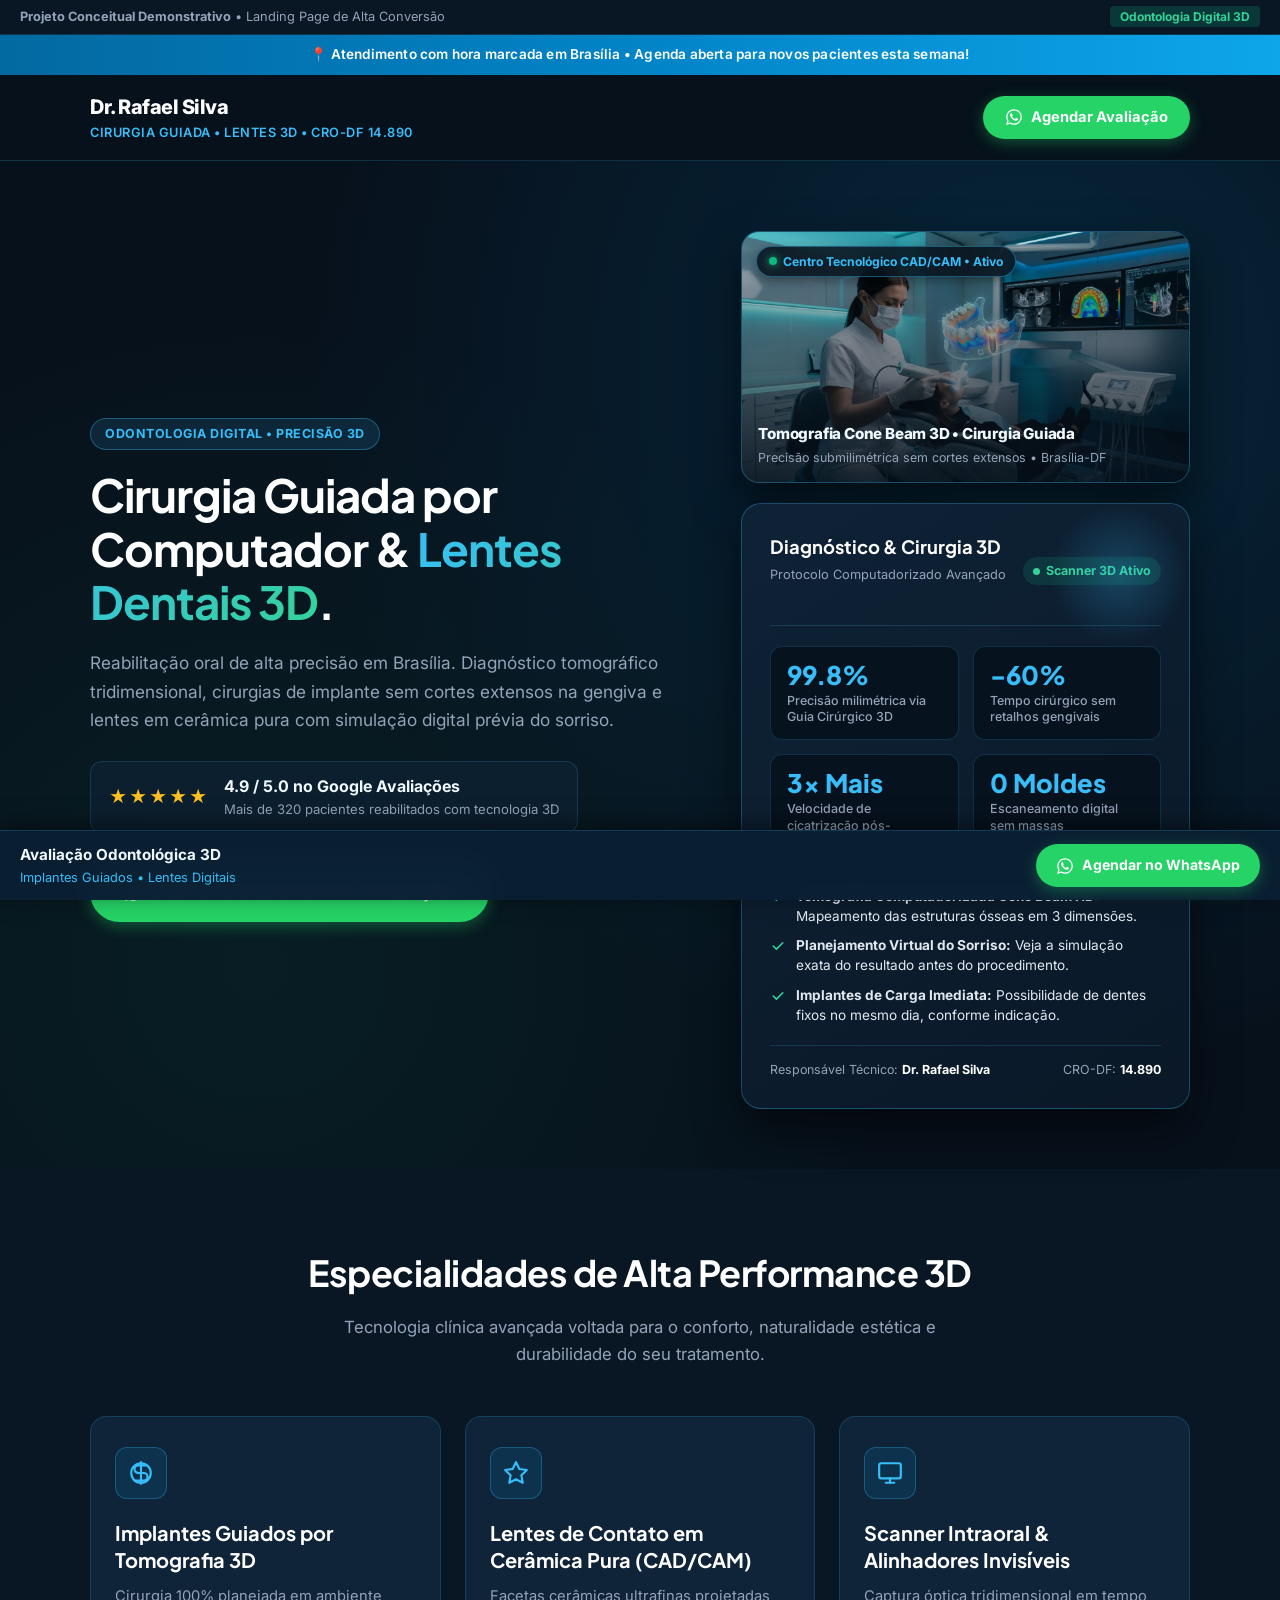
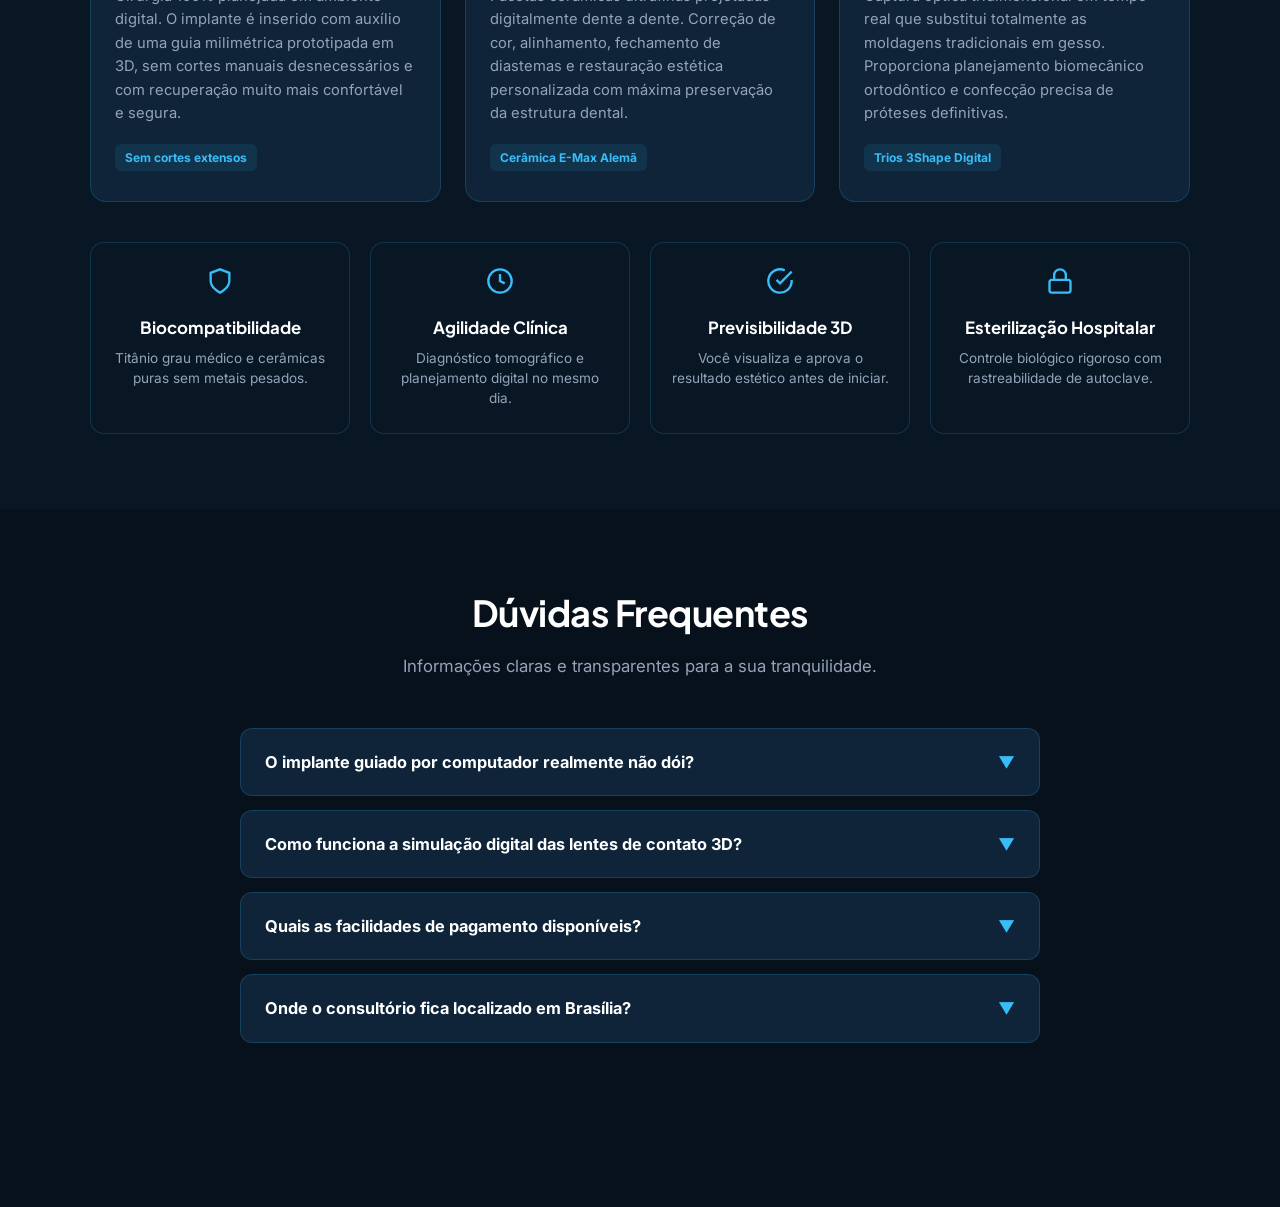
<file: demos/landing-page/index.html>
<!DOCTYPE html>
<html lang="pt-BR">
<head>
  <meta charset="UTF-8">
  <meta name="viewport" content="width=device-width, initial-scale=1.0">
  <title>Dr. Rafael Silva | Odontologia Digital 3D & Implantes Guiados (Demonstração)</title>
  <meta name="description" content="Demonstração conceitual de landing page de alta conversão para clínica odontológica especializada em implantes guiados e lentes dentais 3D.">
  <link rel="preconnect" href="https://fonts.googleapis.com">
  <link rel="preconnect" href="https://fonts.gstatic.com" crossorigin>
  <link href="https://fonts.googleapis.com/css2?family=Plus+Jakarta+Sans:wght@400;500;600;700;800;900&family=Inter:wght@400;500;600;700&display=swap" rel="stylesheet">
  <style>
    :root {
      --primary: #0284c7;
      --primary-dark: #0369a1;
      --accent: #10b981;
      --accent-dark: #059669;
      --bg: #07111c;
      --bg-surface: #0c1a29;
      --card-bg: #0f2438;
      --card-border: rgba(56, 189, 248, 0.18);
      --text: #f0f9ff;
      --text-muted: #94a3b8;
    }
    * { margin: 0; padding: 0; box-sizing: border-box; }
    body {
      font-family: 'Inter', sans-serif;
      background-color: var(--bg);
      color: var(--text);
      line-height: 1.6;
      padding-bottom: 75px;
      -webkit-font-smoothing: antialiased;
    }
    h1, h2, h3, h4 { font-family: 'Plus Jakarta Sans', sans-serif; font-weight: 700; color: #fff; }
    .container { max-width: 1140px; margin: 0 auto; padding: 0 20px; }
    
    /* Top Bar de Demonstração */
    .demo-bar {
      background: #091724;
      color: #94a3b8;
      font-size: 0.8rem;
      padding: 7px 20px;
      display: flex;
      justify-content: space-between;
      align-items: center;
      border-bottom: 1px solid var(--card-border);
    }
    .badge {
      background: rgba(16, 185, 129, 0.2);
      color: #34d399;
      padding: 3px 10px;
      border-radius: 4px;
      font-weight: 700;
      font-size: 0.75rem;
    }

    /* Top Alert */
    .urgency-bar {
      background: linear-gradient(90deg, #0369a1 0%, #0284c7 50%, #0ea5e9 100%);
      color: #fff;
      font-size: 0.85rem;
      font-weight: 600;
      text-align: center;
      padding: 9px 15px;
      letter-spacing: 0.2px;
    }

    /* Header */
    header {
      background: rgba(7, 17, 28, 0.94);
      backdrop-filter: blur(14px);
      padding: 16px 0;
      border-bottom: 1px solid var(--card-border);
      position: sticky;
      top: 0;
      z-index: 40;
    }
    .nav-inner {
      display: flex;
      justify-content: space-between;
      align-items: center;
    }
    .logo {
      font-size: 1.25rem;
      font-weight: 800;
      color: #fff;
      text-decoration: none;
      letter-spacing: -0.5px;
    }
    .logo span { 
      color: #38bdf8; 
      font-size: 0.8rem; 
      font-weight: 600; 
      display: block; 
      letter-spacing: 0.5px;
    }
    
    .btn-wpp {
      background: #25d366;
      color: #fff;
      font-weight: 700;
      font-size: 0.92rem;
      padding: 10px 22px;
      border-radius: 50px;
      text-decoration: none;
      display: inline-flex;
      align-items: center;
      gap: 8px;
      transition: all 0.25s ease;
      box-shadow: 0 4px 15px rgba(37, 211, 102, 0.35);
    }
    .btn-wpp:hover {
      background: #20ba5a;
      transform: translateY(-2px);
      box-shadow: 0 6px 20px rgba(37, 211, 102, 0.5);
    }
    .btn-wpp svg {
      width: 18px;
      height: 18px;
      fill: #ffffff;
      flex-shrink: 0;
    }

    /* Hero */
    .hero {
      padding: 70px 0 60px;
      background: radial-gradient(circle at 80% 20%, rgba(2, 132, 199, 0.18) 0%, transparent 55%),
                  radial-gradient(circle at 20% 80%, rgba(16, 185, 129, 0.08) 0%, transparent 50%);
    }
    .hero-grid {
      display: grid;
      grid-template-columns: 1.15fr 0.85fr;
      gap: 44px;
      align-items: center;
    }
    .tag {
      background: rgba(56, 189, 248, 0.12);
      color: #38bdf8;
      border: 1px solid rgba(56, 189, 248, 0.35);
      padding: 5px 14px;
      border-radius: 20px;
      font-size: 0.78rem;
      font-weight: 700;
      display: inline-block;
      margin-bottom: 18px;
      letter-spacing: 0.5px;
      text-transform: uppercase;
    }
    .hero h1 {
      font-size: 2.85rem;
      line-height: 1.18;
      margin-bottom: 20px;
      letter-spacing: -1px;
    }
    .hero h1 span { 
      background: linear-gradient(135deg, #38bdf8 0%, #34d399 100%);
      -webkit-background-clip: text;
      -webkit-text-fill-color: transparent;
    }
    .hero p {
      font-size: 1.08rem;
      color: var(--text-muted);
      margin-bottom: 26px;
      line-height: 1.65;
    }
    .social-proof {
      display: flex;
      align-items: center;
      gap: 15px;
      margin-bottom: 30px;
      padding: 12px 18px;
      background: rgba(15, 36, 56, 0.6);
      border: 1px solid var(--card-border);
      border-radius: 12px;
      width: fit-content;
    }
    .stars { color: #fbbf24; font-size: 1.1rem; letter-spacing: 2px; }
    
    /* Showcase e Capa Fotográfica 3D */
    .hero-showcase-column {
      display: flex;
      flex-direction: column;
      gap: 20px;
    }
    .hero-cover-container {
      position: relative;
      border-radius: 18px;
      overflow: hidden;
      border: 1px solid rgba(56, 189, 248, 0.35);
      box-shadow: 0 20px 45px rgba(0, 0, 0, 0.6);
      background: #091724;
      aspect-ratio: 16 / 9;
    }
    .hero-cover-image {
      width: 100%;
      height: 100%;
      object-fit: cover;
      display: block;
      transition: transform 0.4s ease;
    }
    .hero-cover-container:hover .hero-cover-image {
      transform: scale(1.03);
    }
    .hero-cover-overlay {
      position: absolute;
      inset: 0;
      background: linear-gradient(180deg, rgba(7, 17, 28, 0.15) 0%, rgba(7, 17, 28, 0.85) 100%);
      pointer-events: none;
    }
    .hero-cover-pill {
      position: absolute;
      top: 14px;
      left: 14px;
      background: rgba(7, 17, 28, 0.85);
      backdrop-filter: blur(8px);
      border: 1px solid rgba(56, 189, 248, 0.4);
      color: #38bdf8;
      font-size: 0.76rem;
      font-weight: 700;
      padding: 5px 12px;
      border-radius: 20px;
      display: flex;
      align-items: center;
      gap: 6px;
      box-shadow: 0 4px 12px rgba(0, 0, 0, 0.4);
    }
    .hero-cover-pill .pulse-indicator {
      width: 8px;
      height: 8px;
      background: #10b981;
      border-radius: 50%;
      box-shadow: 0 0 8px #10b981;
      animation: pulseDot 1.8s infinite;
    }
    .hero-cover-caption {
      position: absolute;
      bottom: 14px;
      left: 16px;
      right: 16px;
      display: flex;
      flex-direction: column;
      gap: 2px;
      color: #fff;
      pointer-events: none;
    }
    .hero-cover-caption strong {
      font-size: 0.95rem;
      font-weight: 800;
      color: #f0f9ff;
      letter-spacing: -0.2px;
    }
    .hero-cover-caption span {
      font-size: 0.78rem;
      color: #94a3b8;
    }

    /* Painel Tecnológico 3D */
    .hero-tech-card {
      background: linear-gradient(145deg, #0e2236 0%, #0a1827 100%);
      border: 1px solid rgba(56, 189, 248, 0.3);
      border-radius: 20px;
      padding: 28px;
      box-shadow: 0 20px 45px rgba(0, 0, 0, 0.55);
      position: relative;
      overflow: hidden;
    }
    .hero-tech-card::before {
      content: "";
      position: absolute;
      top: 0;
      right: 0;
      width: 140px;
      height: 140px;
      background: radial-gradient(circle, rgba(56, 189, 248, 0.25) 0%, transparent 70%);
      pointer-events: none;
    }
    .tech-header {
      display: flex;
      justify-content: space-between;
      align-items: center;
      margin-bottom: 20px;
      padding-bottom: 14px;
      border-bottom: 1px solid var(--card-border);
    }
    .tech-badge {
      display: inline-flex;
      align-items: center;
      gap: 6px;
      font-size: 0.78rem;
      font-weight: 700;
      color: #34d399;
      background: rgba(16, 185, 129, 0.15);
      padding: 4px 10px;
      border-radius: 20px;
    }
    .tech-badge .dot {
      width: 7px;
      height: 7px;
      background: #34d399;
      border-radius: 50%;
      animation: pulseDot 1.8s infinite;
    }
    @keyframes pulseDot {
      0%, 100% { opacity: 1; transform: scale(1); }
      50% { opacity: 0.4; transform: scale(0.85); }
    }

    .tech-metrics-grid {
      display: grid;
      grid-template-columns: repeat(2, 1fr);
      gap: 14px;
      margin-bottom: 22px;
    }
    .tech-metric-box {
      background: rgba(7, 17, 28, 0.85);
      border: 1px solid var(--card-border);
      border-radius: 12px;
      padding: 14px 16px;
    }
    .tech-metric-box .number {
      font-family: 'Plus Jakarta Sans', sans-serif;
      font-size: 1.6rem;
      font-weight: 800;
      color: #38bdf8;
      line-height: 1.1;
      margin-bottom: 4px;
    }
    .tech-metric-box .label {
      font-size: 0.78rem;
      color: var(--text-muted);
      font-weight: 500;
      line-height: 1.3;
    }

    .tech-feature-list {
      list-style: none;
      display: flex;
      flex-direction: column;
      gap: 10px;
      margin-bottom: 20px;
    }
    .tech-feature-list li {
      display: flex;
      align-items: flex-start;
      gap: 10px;
      font-size: 0.85rem;
      color: #e2e8f0;
      line-height: 1.45;
    }
    .tech-feature-list li svg {
      width: 16px;
      height: 16px;
      fill: #34d399;
      flex-shrink: 0;
      margin-top: 2px;
    }

    .doctor-credential-bar {
      padding-top: 14px;
      border-top: 1px solid var(--card-border);
      display: flex;
      justify-content: space-between;
      align-items: center;
      font-size: 0.78rem;
      color: var(--text-muted);
    }
    .doctor-credential-bar strong {
      color: #ffffff;
    }

    /* Seções */
    .section { padding: 75px 0; }
    .section-title { text-align: center; margin-bottom: 48px; }
    .section-title h2 { font-size: 2.25rem; margin-bottom: 12px; letter-spacing: -0.5px; }
    .section-title p { color: var(--text-muted); font-size: 1.05rem; max-width: 620px; margin: 0 auto; }

    /* Tratamentos Grid */
    .treatments-grid {
      display: grid;
      grid-template-columns: repeat(3, 1fr);
      gap: 24px;
    }
    .treatment-card {
      background: var(--card-bg);
      border: 1px solid var(--card-border);
      border-radius: 16px;
      padding: 30px 24px;
      transition: transform 0.25s ease, border-color 0.25s ease;
      display: flex;
      flex-direction: column;
    }
    .treatment-card:hover { 
      transform: translateY(-5px);
      border-color: rgba(56, 189, 248, 0.5);
    }
    .treatment-icon-wrapper {
      width: 52px;
      height: 52px;
      background: rgba(2, 132, 199, 0.15);
      border: 1px solid rgba(56, 189, 248, 0.3);
      border-radius: 12px;
      display: flex;
      align-items: center;
      justify-content: center;
      margin-bottom: 20px;
      color: #38bdf8;
    }
    .treatment-icon-wrapper svg {
      width: 26px;
      height: 26px;
    }
    .treatment-card h3 { 
      font-size: 1.25rem; 
      margin-bottom: 12px; 
      line-height: 1.35;
    }
    .treatment-card p { 
      font-size: 0.92rem; 
      color: var(--text-muted); 
      line-height: 1.6;
      flex-grow: 1;
      margin-bottom: 18px;
    }
    .treatment-tag {
      font-size: 0.75rem;
      font-weight: 700;
      color: #38bdf8;
      background: rgba(56, 189, 248, 0.1);
      padding: 4px 10px;
      border-radius: 6px;
      width: fit-content;
    }

    /* Grid de Pilares Tecnológicos 3D */
    .tech-pillars-grid {
      display: grid;
      grid-template-columns: repeat(4, 1fr);
      gap: 20px;
      margin-top: 40px;
    }
    .pillar-box {
      background: #091724;
      border: 1px solid var(--card-border);
      border-radius: 14px;
      padding: 24px 20px;
      text-align: center;
    }
    .pillar-box h4 {
      font-size: 1.05rem;
      color: #ffffff;
      margin: 12px 0 6px;
    }
    .pillar-box p {
      font-size: 0.85rem;
      color: var(--text-muted);
      line-height: 1.5;
    }

    /* FAQ */
    .faq-item {
      background: var(--card-bg);
      border: 1px solid var(--card-border);
      border-radius: 12px;
      margin-bottom: 14px;
      padding: 20px 24px;
      cursor: pointer;
      transition: background 0.2s ease;
    }
    .faq-item:hover {
      background: #122b42;
    }
    .faq-question {
      font-weight: 700;
      color: #fff;
      display: flex;
      justify-content: space-between;
      align-items: center;
      font-size: 1.02rem;
    }
    .faq-answer {
      color: var(--text-muted);
      margin-top: 12px;
      font-size: 0.95rem;
      line-height: 1.6;
      display: none;
    }
    .faq-item.active .faq-answer { display: block; }
    .faq-item.active .arrow { transform: rotate(180deg); }
    .arrow { transition: transform 0.25s ease; color: #38bdf8; }

    /* Barra Fixa Mobile para Conversão */
    .sticky-bottom-bar {
      position: fixed;
      bottom: 0;
      left: 0;
      right: 0;
      background: rgba(11, 31, 51, 0.98);
      backdrop-filter: blur(12px);
      border-top: 1px solid var(--card-border);
      padding: 12px 20px;
      display: flex;
      justify-content: space-between;
      align-items: center;
      z-index: 100;
      box-shadow: 0 -4px 20px rgba(0,0,0,0.5);
    }

    @media (max-width: 960px) {
      .hero-grid { grid-template-columns: 1fr; }
      .treatments-grid { grid-template-columns: 1fr; }
      .tech-pillars-grid { grid-template-columns: repeat(2, 1fr); }
      .hero h1 { font-size: 2.3rem; }
    }
    @media (max-width: 600px) {
      .tech-pillars-grid { grid-template-columns: 1fr; }
    }
  </style>
</head>
<body>

  <!-- Barra de Identificação Conceitual -->
  <div class="demo-bar">
    <div><strong>Projeto Conceitual Demonstrativo</strong> &bull; Landing Page de Alta Conversão</div>
    <div><span class="badge">Odontologia Digital 3D</span></div>
  </div>

  <div class="urgency-bar">
    📍 Atendimento com hora marcada em Brasília • Agenda aberta para novos pacientes esta semana!
  </div>

  <!-- Header -->
  <header>
    <div class="container nav-inner">
      <a href="#" class="logo">
        Dr. Rafael Silva
        <span>CIRURGIA GUIADA &bull; LENTES 3D &bull; CRO-DF 14.890</span>
      </a>
      <a href="https://wa.me/5561984030010?text=Ol%C3%A1!%20Gostaria%20de%20agendar%20uma%20avalia%C3%A7%C3%A3o%20de%20implantes%20guiados%203D." target="_blank" class="btn-wpp" rel="noopener noreferrer">
        <svg viewBox="0 0 448 512" aria-hidden="true"><path d="M380.9 97.1C339 55.1 283.2 32 223.9 32c-122.4 0-222 99.6-222 222 0 39.1 10.2 77.3 29.6 111L0 480l117.7-30.9c32.4 17.7 68.9 27 106.1 27h.1c122.3 0 224.1-99.6 224.1-222 0-59.3-25.2-115-67.1-157zm-157 341.6c-33.2 0-65.7-8.9-94-25.7l-6.7-4-69.8 18.3L72 359.2l-4.4-7c-18.5-29.4-28.2-63.3-28.2-98.2 0-101.7 82.8-184.5 184.6-184.5 49.3 0 95.6 19.2 130.4 54.1 34.8 34.9 56.2 81.2 56.1 130.5 0 101.8-84.9 184.6-186.6 184.6zm101.2-138.2c-5.5-2.8-32.8-16.2-37.9-18-5.1-1.9-8.8-2.8-12.5 2.8-3.7 5.6-14.3 18-17.6 21.8-3.2 3.7-6.5 4.2-12 1.4-32.6-16.3-54-29.1-75.5-66-5.7-9.8 5.7-9.1 16.3-30.3 1.8-3.7.9-6.9-.5-9.7-1.4-2.8-12.5-30.1-17.1-41.2-4.5-10.8-9.1-9.3-12.5-9.5-3.2-.2-6.9-.2-10.6-.2-3.7 0-9.7 1.4-14.8 6.9-5.1 5.6-19.4 19-19.4 46.3 0 27.3 19.9 53.7 22.6 57.4 2.8 3.7 39.1 59.7 94.8 83.8 35.2 15.2 49 16.5 66.6 13.9 10.7-1.6 32.8-13.4 37.4-26.4 4.6-13 4.6-24.1 3.2-26.4-1.3-2.5-5-3.9-10.5-6.6z"/></svg>
        <span>Agendar Avaliação</span>
      </a>
    </div>
  </header>

  <!-- Hero Section -->
  <section class="hero">
    <div class="container hero-grid">
      <div>
        <span class="tag">ODONTOLOGIA DIGITAL &bull; PRECISÃO 3D</span>
        <h1>Cirurgia Guiada por Computador &amp; <span>Lentes Dentais 3D</span>.</h1>
        <p>
          Reabilitação oral de alta precisão em Brasília. Diagnóstico tomográfico tridimensional, cirurgias de implante sem cortes extensos na gengiva e lentes em cerâmica pura com simulação digital prévia do sorriso.
        </p>
        
        <div class="social-proof">
          <div class="stars">★★★★★</div>
          <div>
            <strong>4.9 / 5.0 no Google Avaliações</strong>
            <div style="font-size: 0.82rem; color: var(--text-muted);">Mais de 320 pacientes reabilitados com tecnologia 3D</div>
          </div>
        </div>

        <a href="https://wa.me/5561984030010?text=Ol%C3%A1!%20Quero%20agendar%20minha%20avalia%C3%A7%C3%A3o%20odontol%C3%B3gica%20com%20o%20Dr.%20Rafael." target="_blank" class="btn-wpp" style="padding: 16px 34px; font-size: 1.05rem;" rel="noopener noreferrer">
          <svg viewBox="0 0 448 512" aria-hidden="true"><path d="M380.9 97.1C339 55.1 283.2 32 223.9 32c-122.4 0-222 99.6-222 222 0 39.1 10.2 77.3 29.6 111L0 480l117.7-30.9c32.4 17.7 68.9 27 106.1 27h.1c122.3 0 224.1-99.6 224.1-222 0-59.3-25.2-115-67.1-157zm-157 341.6c-33.2 0-65.7-8.9-94-25.7l-6.7-4-69.8 18.3L72 359.2l-4.4-7c-18.5-29.4-28.2-63.3-28.2-98.2 0-101.7 82.8-184.5 184.6-184.5 49.3 0 95.6 19.2 130.4 54.1 34.8 34.9 56.2 81.2 56.1 130.5 0 101.8-84.9 184.6-186.6 184.6zm101.2-138.2c-5.5-2.8-32.8-16.2-37.9-18-5.1-1.9-8.8-2.8-12.5 2.8-3.7 5.6-14.3 18-17.6 21.8-3.2 3.7-6.5 4.2-12 1.4-32.6-16.3-54-29.1-75.5-66-5.7-9.8 5.7-9.1 16.3-30.3 1.8-3.7.9-6.9-.5-9.7-1.4-2.8-12.5-30.1-17.1-41.2-4.5-10.8-9.1-9.3-12.5-9.5-3.2-.2-6.9-.2-10.6-.2-3.7 0-9.7 1.4-14.8 6.9-5.1 5.6-19.4 19-19.4 46.3 0 27.3 19.9 53.7 22.6 57.4 2.8 3.7 39.1 59.7 94.8 83.8 35.2 15.2 49 16.5 66.6 13.9 10.7-1.6 32.8-13.4 37.4-26.4 4.6-13 4.6-24.1 3.2-26.4-1.3-2.5-5-3.9-10.5-6.6z"/></svg>
          <span>QUERO AGENDAR MINHA AVALIAÇÃO</span>
        </a>
      </div>

      <!-- Coluna Visual: Capa de Alta Precisão 3D e Painel Tecnológico -->
      <div class="hero-showcase-column">
        <!-- Imagem de Capa Fotográfica 3D em Alta Definição -->
        <div class="hero-cover-container">
          <img src="cover.jpg" alt="Centro Cirúrgico de Odontologia Digital 3D e Implantes Guiados Dr. Rafael Silva" class="hero-cover-image" loading="eager">
          <div class="hero-cover-overlay"></div>
          <div class="hero-cover-pill">
            <span class="pulse-indicator"></span>
            Centro Tecnológico CAD/CAM &bull; Ativo
          </div>
          <div class="hero-cover-caption">
            <strong>Tomografia Cone Beam 3D &bull; Cirurgia Guiada</strong>
            <span>Precisão submilimétrica sem cortes extensos &bull; Brasília-DF</span>
          </div>
        </div>

        <!-- Card do Centro de Tecnologia & Diagnóstico 3D -->
        <div class="hero-tech-card">
          <div class="tech-header">
            <div>
              <h3 style="font-size: 1.15rem; margin-bottom: 2px;">Diagnóstico & Cirurgia 3D</h3>
              <p style="font-size: 0.8rem; color: var(--text-muted);">Protocolo Computadorizado Avançado</p>
            </div>
            <div class="tech-badge">
              <span class="dot"></span>
              Scanner 3D Ativo
            </div>
          </div>

          <div class="tech-metrics-grid">
            <div class="tech-metric-box">
              <div class="number">99.8%</div>
              <div class="label">Precisão milimétrica via Guia Cirúrgico 3D</div>
            </div>
            <div class="tech-metric-box">
              <div class="number">-60%</div>
              <div class="label">Tempo cirúrgico sem retalhos gengivais</div>
            </div>
            <div class="tech-metric-box">
              <div class="number">3x Mais</div>
              <div class="label">Velocidade de cicatrização pós-operatória</div>
            </div>
            <div class="tech-metric-box">
              <div class="number">0 Moldes</div>
              <div class="label">Escaneamento digital sem massas desconfortáveis</div>
            </div>
          </div>

          <ul class="tech-feature-list">
            <li>
              <svg viewBox="0 0 20 20"><path fill-rule="evenodd" d="M16.707 5.293a1 1 0 010 1.414l-8 8a1 1 0 01-1.414 0l-4-4a1 1 0 011.414-1.414L8 12.586l7.293-7.293a1 1 0 011.414 0z" clip-rule="evenodd"/></svg>
              <span><strong>Tomografia Computadorizada Cone Beam HD:</strong> Mapeamento das estruturas ósseas em 3 dimensões.</span>
            </li>
            <li>
              <svg viewBox="0 0 20 20"><path fill-rule="evenodd" d="M16.707 5.293a1 1 0 010 1.414l-8 8a1 1 0 01-1.414 0l-4-4a1 1 0 011.414-1.414L8 12.586l7.293-7.293a1 1 0 011.414 0z" clip-rule="evenodd"/></svg>
              <span><strong>Planejamento Virtual do Sorriso:</strong> Veja a simulação exata do resultado antes do procedimento.</span>
            </li>
            <li>
              <svg viewBox="0 0 20 20"><path fill-rule="evenodd" d="M16.707 5.293a1 1 0 010 1.414l-8 8a1 1 0 01-1.414 0l-4-4a1 1 0 011.414-1.414L8 12.586l7.293-7.293a1 1 0 011.414 0z" clip-rule="evenodd"/></svg>
              <span><strong>Implantes de Carga Imediata:</strong> Possibilidade de dentes fixos no mesmo dia, conforme indicação.</span>
            </li>
          </ul>

          <div class="doctor-credential-bar">
            <div>Responsável Técnico: <strong>Dr. Rafael Silva</strong></div>
            <div>CRO-DF: <strong>14.890</strong></div>
          </div>
        </div>
      </div>
    </div>
  </section>

  <!-- Tratamentos em Destaque -->
  <section class="section" style="background: #091724;">
    <div class="container">
      <div class="section-title">
        <h2>Especialidades de Alta Performance 3D</h2>
        <p>Tecnologia clínica avançada voltada para o conforto, naturalidade estética e durabilidade do seu tratamento.</p>
      </div>

      <div class="treatments-grid">
        <!-- Tratamento 1 -->
        <div class="treatment-card">
          <div class="treatment-icon-wrapper">
            <svg viewBox="0 0 24 24" fill="none" stroke="currentColor" stroke-width="2" stroke-linecap="round" stroke-linejoin="round">
              <path d="M12 2v20M17 5H9.5a3.5 3.5 0 0 0 0 7h5a3.5 3.5 0 0 1 0 7H6"/>
              <circle cx="12" cy="12" r="9"/>
            </svg>
          </div>
          <h3>Implantes Guiados por Tomografia 3D</h3>
          <p>
            Cirurgia 100% planejada em ambiente digital. O implante é inserido com auxílio de uma guia milimétrica prototipada em 3D, sem cortes manuais desnecessários e com recuperação muito mais confortável e segura.
          </p>
          <span class="treatment-tag">Sem cortes extensos</span>
        </div>

        <!-- Tratamento 2 -->
        <div class="treatment-card">
          <div class="treatment-icon-wrapper">
            <svg viewBox="0 0 24 24" fill="none" stroke="currentColor" stroke-width="2" stroke-linecap="round" stroke-linejoin="round">
              <polygon points="12 2 15.09 8.26 22 9.27 17 14.14 18.18 21.02 12 17.77 5.82 21.02 7 14.14 2 9.27 8.91 8.26 12 2"/>
            </svg>
          </div>
          <h3>Lentes de Contato em Cerâmica Pura (CAD/CAM)</h3>
          <p>
            Facetas cerâmicas ultrafinas projetadas digitalmente dente a dente. Correção de cor, alinhamento, fechamento de diastemas e restauração estética personalizada com máxima preservação da estrutura dental.
          </p>
          <span class="treatment-tag">Cerâmica E-Max Alemã</span>
        </div>

        <!-- Tratamento 3 -->
        <div class="treatment-card">
          <div class="treatment-icon-wrapper">
            <svg viewBox="0 0 24 24" fill="none" stroke="currentColor" stroke-width="2" stroke-linecap="round" stroke-linejoin="round">
              <rect x="2" y="3" width="20" height="14" rx="2"/>
              <line x1="8" y1="21" x2="16" y2="21"/>
              <line x1="12" y1="17" x2="12" y2="21"/>
            </svg>
          </div>
          <h3>Scanner Intraoral & Alinhadores Invisíveis</h3>
          <p>
            Captura óptica tridimensional em tempo real que substitui totalmente as moldagens tradicionais em gesso. Proporciona planejamento biomecânico ortodôntico e confecção precisa de próteses definitivas.
          </p>
          <span class="treatment-tag">Trios 3Shape Digital</span>
        </div>
      </div>

      <!-- 4 Pilares Tecnológicos da Clínica -->
      <div class="tech-pillars-grid">
        <div class="pillar-box">
          <svg width="28" height="28" viewBox="0 0 24 24" fill="none" stroke="#38bdf8" stroke-width="2"><path d="M12 22s8-4 8-10V5l-8-3-8 3v7c0 6 8 10 8 10z"/></svg>
          <h4>Biocompatibilidade</h4>
          <p>Titânio grau médico e cerâmicas puras sem metais pesados.</p>
        </div>
        <div class="pillar-box">
          <svg width="28" height="28" viewBox="0 0 24 24" fill="none" stroke="#38bdf8" stroke-width="2"><circle cx="12" cy="12" r="10"/><polyline points="12 6 12 12 16 14"/></svg>
          <h4>Agilidade Clínica</h4>
          <p>Diagnóstico tomográfico e planejamento digital no mesmo dia.</p>
        </div>
        <div class="pillar-box">
          <svg width="28" height="28" viewBox="0 0 24 24" fill="none" stroke="#38bdf8" stroke-width="2"><path d="M22 11.08V12a10 10 0 1 1-5.93-9.14"/><polyline points="22 4 12 14.01 9 11.01"/></svg>
          <h4>Previsibilidade 3D</h4>
          <p>Você visualiza e aprova o resultado estético antes de iniciar.</p>
        </div>
        <div class="pillar-box">
          <svg width="28" height="28" viewBox="0 0 24 24" fill="none" stroke="#38bdf8" stroke-width="2"><rect x="3" y="11" width="18" height="11" rx="2" ry="2"/><path d="M7 11V7a5 5 0 0 1 10 0v4"/></svg>
          <h4>Esterilização Hospitalar</h4>
          <p>Controle biológico rigoroso com rastreabilidade de autoclave.</p>
        </div>
      </div>
    </div>
  </section>

  <!-- FAQ -->
  <section class="section">
    <div class="container" style="max-width: 840px;">
      <div class="section-title">
        <h2>Dúvidas Frequentes</h2>
        <p>Informações claras e transparentes para a sua tranquilidade.</p>
      </div>

      <div class="faq-item" onclick="this.classList.toggle('active')">
        <div class="faq-question">
          <span>O implante guiado por computador realmente não dói?</span>
          <span class="arrow">▼</span>
        </div>
        <div class="faq-answer">
          Sim! Como a cirurgia é planejada previamente em software com base na sua tomografia 3D, a guia cirúrgica indica a posição exata de inserção do implante. Não há necessidade de incisões manuais extensas com bisturi nem descolamento de gengiva, o que reduz drasticamente o inchaço e a dor pós-operatória.
        </div>
      </div>

      <div class="faq-item" onclick="this.classList.toggle('active')">
        <div class="faq-question">
          <span>Como funciona a simulação digital das lentes de contato 3D?</span>
          <span class="arrow">▼</span>
        </div>
        <div class="faq-answer">
          Realizamos um escaneamento intraoral 3D sem moldagens desconfortáveis. Com o software CAD, desenhamos as proporções perfeitas para o seu rosto e podemos realizar um teste provisório em boca (mock-up) para você aprovar o sorriso antes das cerâmicas definitivas serem confeccionadas.
        </div>
      </div>

      <div class="faq-item" onclick="this.classList.toggle('active')">
        <div class="faq-question">
          <span>Quais as facilidades de pagamento disponíveis?</span>
          <span class="arrow">▼</span>
        </div>
        <div class="faq-answer">
          Trabalhamos com condições personalizadas para cada plano de tratamento, incluindo parcelamento facilitado no cartão de crédito em até 24x e condições diferenciadas para quitação à vista no Pix.
        </div>
      </div>

      <div class="faq-item" onclick="this.classList.toggle('active')">
        <div class="faq-question">
          <span>Onde o consultório fica localizado em Brasília?</span>
          <span class="arrow">▼</span>
        </div>
        <div class="faq-answer">
          Estamos situados no Centro Médico Júlio Adnet, Asa Sul, Brasília - DF. Edifício moderno com total acessibilidade, ambiente reservado e estacionamento rotativo com manobrista.
        </div>
      </div>
    </div>
  </section>

  <!-- Barra Fixa Mobile para Conversão -->
  <div class="sticky-bottom-bar">
    <div>
      <div style="font-weight: 700; font-size: 0.95rem;">Avaliação Odontológica 3D</div>
      <div style="font-size: 0.8rem; color: #38bdf8;">Implantes Guiados &bull; Lentes Digitais</div>
    </div>
    <a href="https://wa.me/5561984030010?text=Ol%C3%A1!%20Quero%20agendar%20uma%20avalia%C3%A7%C3%A3o%20odontol%C3%B3gica%203D." target="_blank" class="btn-wpp" style="padding: 10px 20px; font-size: 0.88rem;" rel="noopener noreferrer">
      <svg viewBox="0 0 448 512" aria-hidden="true"><path d="M380.9 97.1C339 55.1 283.2 32 223.9 32c-122.4 0-222 99.6-222 222 0 39.1 10.2 77.3 29.6 111L0 480l117.7-30.9c32.4 17.7 68.9 27 106.1 27h.1c122.3 0 224.1-99.6 224.1-222 0-59.3-25.2-115-67.1-157zm-157 341.6c-33.2 0-65.7-8.9-94-25.7l-6.7-4-69.8 18.3L72 359.2l-4.4-7c-18.5-29.4-28.2-63.3-28.2-98.2 0-101.7 82.8-184.5 184.6-184.5 49.3 0 95.6 19.2 130.4 54.1 34.8 34.9 56.2 81.2 56.1 130.5 0 101.8-84.9 184.6-186.6 184.6zm101.2-138.2c-5.5-2.8-32.8-16.2-37.9-18-5.1-1.9-8.8-2.8-12.5 2.8-3.7 5.6-14.3 18-17.6 21.8-3.2 3.7-6.5 4.2-12 1.4-32.6-16.3-54-29.1-75.5-66-5.7-9.8 5.7-9.1 16.3-30.3 1.8-3.7.9-6.9-.5-9.7-1.4-2.8-12.5-30.1-17.1-41.2-4.5-10.8-9.1-9.3-12.5-9.5-3.2-.2-6.9-.2-10.6-.2-3.7 0-9.7 1.4-14.8 6.9-5.1 5.6-19.4 19-19.4 46.3 0 27.3 19.9 53.7 22.6 57.4 2.8 3.7 39.1 59.7 94.8 83.8 35.2 15.2 49 16.5 66.6 13.9 10.7-1.6 32.8-13.4 37.4-26.4 4.6-13 4.6-24.1 3.2-26.4-1.3-2.5-5-3.9-10.5-6.6z"/></svg>
      <span>Agendar no WhatsApp</span>
    </a>
  </div>

</body>
</html>
</file>
<file: assets/css/style.css>
/* ====================================================================
   VEXA WEB STUDIO - DESIGN SYSTEM & ESTILOS PRINCIPAIS
   ==================================================================== */

:root {
  /* Paleta de Cores Primária - Dark Mode Studio */
  --bg-dark: #070a10;
  --bg-surface: #0c121d;
  --bg-surface-elevated: #111a28;
  --bg-card: rgba(17, 26, 40, 0.75);
  
  /* Cores de Acento Vexa (Neon Lime / Emerald Glow) */
  --accent-neon: #00f59b;
  --accent-primary: #10b981;
  --accent-emerald: #059669;
  --accent-dark: #047857;
  --accent-glow: rgba(16, 185, 129, 0.35);
  --accent-glow-subtle: rgba(16, 185, 129, 0.12);

  /* Tons de Texto & Neutros */
  --text-white: #ffffff;
  --text-primary: #f8fafc;
  --text-secondary: #cbd5e1;
  --text-muted: #94a3b8;
  --text-faint: #64748b;

  /* Bordas & Vidro (Glassmorphism) */
  --border-light: rgba(255, 255, 255, 0.08);
  --border-hover: rgba(16, 185, 129, 0.4);
  --border-glow: rgba(0, 245, 155, 0.5);

  /* Sombras */
  --shadow-sm: 0 2px 8px rgba(0, 0, 0, 0.3);
  --shadow-md: 0 10px 25px -5px rgba(0, 0, 0, 0.5), 0 8px 10px -6px rgba(0, 0, 0, 0.5);
  --shadow-lg: 0 20px 40px -10px rgba(0, 0, 0, 0.7);
  --shadow-neon: 0 0 25px rgba(16, 185, 129, 0.25);

  /* Tipografia */
  --font-heading: 'Plus Jakarta Sans', -apple-system, BlinkMacSystemFont, sans-serif;
  --font-body: 'Inter', -apple-system, BlinkMacSystemFont, sans-serif;

  /* Transições & Raios */
  --radius-sm: 8px;
  --radius-md: 14px;
  --radius-lg: 20px;
  --radius-full: 9999px;
  --transition: all 0.25s cubic-bezier(0.16, 1, 0.3, 1);
}

/* Reset Global */
*, *::before, *::after {
  margin: 0;
  padding: 0;
  box-sizing: border-box;
}

html {
  scroll-behavior: smooth;
  font-size: 16px;
  color-scheme: dark;
}

body {
  font-family: var(--font-body);
  background-color: var(--bg-dark);
  color: var(--text-primary);
  line-height: 1.6;
  overflow-x: hidden;
  -webkit-font-smoothing: antialiased;
  -moz-osx-font-smoothing: grayscale;
}

/* Seleção de Texto */
::selection {
  background-color: var(--accent-primary);
  color: #042416;
}

/* Tipografia */
h1, h2, h3, h4, h5, h6 {
  font-family: var(--font-heading);
  font-weight: 700;
  color: var(--text-white);
  line-height: 1.2;
}

p {
  color: var(--text-secondary);
  font-size: 1rem;
}

a {
  color: inherit;
  text-decoration: none;
  transition: var(--transition);
}

img, svg {
  display: block;
  max-width: 100%;
}

/* Layout Container */
.container {
  width: 100%;
  max-width: 1220px;
  margin: 0 auto;
  padding: 0 24px;
}

/* Utilitários de Gradiente e Glow */
.text-gradient {
  background: linear-gradient(135deg, #ffffff 30%, var(--accent-neon) 100%);
  -webkit-background-clip: text;
  -webkit-text-fill-color: transparent;
}

.text-gradient-emerald {
  background: linear-gradient(135deg, #34d399 0%, #00f59b 100%);
  -webkit-background-clip: text;
  -webkit-text-fill-color: transparent;
}

.glow-pill {
  display: inline-flex;
  align-items: center;
  gap: 8px;
  background: rgba(16, 185, 129, 0.1);
  border: 1px solid rgba(16, 185, 129, 0.3);
  color: #34d399;
  font-size: 0.85rem;
  font-weight: 600;
  padding: 6px 14px;
  border-radius: var(--radius-full);
  box-shadow: 0 0 15px rgba(16, 185, 129, 0.15);
}

.pulse-dot {
  width: 8px;
  height: 8px;
  background-color: var(--accent-neon);
  border-radius: 50%;
  display: inline-block;
  box-shadow: 0 0 8px var(--accent-neon);
  animation: pulseAnim 2s infinite;
}

@keyframes pulseAnim {
  0% { transform: scale(0.95); box-shadow: 0 0 0 0 rgba(0, 245, 155, 0.7); }
  70% { transform: scale(1.1); box-shadow: 0 0 0 8px rgba(0, 245, 155, 0); }
  100% { transform: scale(0.95); box-shadow: 0 0 0 0 rgba(0, 245, 155, 0); }
}

/* ====================================================================
   HEADER & NAVEGAÇÃO
   ==================================================================== */

.site-header {
  position: sticky;
  top: 0;
  z-index: 100;
  background: rgba(7, 10, 16, 0.85);
  backdrop-filter: blur(16px);
  border-bottom: 1px solid var(--border-light);
  transition: var(--transition);
}

.site-header.scrolled {
  background: rgba(7, 10, 16, 0.95);
  box-shadow: var(--shadow-md);
}

.nav-container {
  display: flex;
  align-items: center;
  justify-content: space-between;
  height: 80px;
}

.nav-logo {
  display: flex;
  align-items: center;
  gap: 10px;
}

.nav-logo img {
  height: 44px;
  width: auto;
}

.nav-menu {
  display: flex;
  align-items: center;
  gap: 32px;
  list-style: none;
}

.nav-link {
  font-size: 0.95rem;
  font-weight: 500;
  color: var(--text-secondary);
  position: relative;
  padding: 6px 0;
}

.nav-link:hover, .nav-link.active {
  color: var(--text-white);
}

.nav-link::after {
  content: '';
  position: absolute;
  bottom: 0;
  left: 0;
  width: 0;
  height: 2px;
  background: var(--accent-primary);
  transition: width 0.25s ease;
}

.nav-link:hover::after {
  width: 100%;
}

.nav-actions {
  display: flex;
  align-items: center;
  gap: 14px;
}

/* Botão Mobile Hambúrguer */
.mobile-toggle {
  display: none;
  background: transparent;
  border: 1px solid var(--border-light);
  color: var(--text-white);
  padding: 8px 12px;
  border-radius: var(--radius-sm);
  cursor: pointer;
  font-size: 1.25rem;
}

/* ====================================================================
   BOTÕES & AÇÕES
   ==================================================================== */

.btn {
  display: inline-flex;
  align-items: center;
  justify-content: center;
  gap: 10px;
  padding: 12px 24px;
  font-family: var(--font-heading);
  font-size: 0.95rem;
  font-weight: 600;
  border-radius: var(--radius-md);
  cursor: pointer;
  border: 1px solid transparent;
  transition: var(--transition);
  text-align: center;
}

.btn-primary {
  background: linear-gradient(135deg, var(--accent-neon) 0%, var(--accent-primary) 100%);
  color: #041f12;
  box-shadow: 0 4px 20px rgba(16, 185, 129, 0.35);
  font-weight: 700;
}

.btn-primary:hover {
  transform: translateY(-2px);
  box-shadow: 0 8px 25px rgba(0, 245, 155, 0.45);
  background: linear-gradient(135deg, #26ffaa 0%, #10b981 100%);
}

.btn-secondary {
  background: rgba(255, 255, 255, 0.05);
  border-color: var(--border-light);
  color: var(--text-white);
}

.btn-secondary:hover {
  background: rgba(255, 255, 255, 0.1);
  border-color: rgba(255, 255, 255, 0.2);
  transform: translateY(-2px);
}

.btn-whatsapp {
  background: #25d366;
  color: #ffffff;
  box-shadow: 0 4px 15px rgba(37, 211, 102, 0.3);
}

.btn-whatsapp:hover {
  background: #20ba5a;
  box-shadow: 0 6px 22px rgba(37, 211, 102, 0.5);
  transform: translateY(-2px);
}

.btn-sm {
  padding: 8px 16px;
  font-size: 0.85rem;
  border-radius: var(--radius-sm);
}

.btn-lg {
  padding: 15px 32px;
  font-size: 1.05rem;
  border-radius: var(--radius-md);
}

/* ====================================================================
   HERO SECTION
   ==================================================================== */

.hero-section {
  position: relative;
  padding: 90px 0 80px;
  overflow: hidden;
  background: radial-gradient(circle at 50% -10%, rgba(16, 185, 129, 0.15) 0%, transparent 60%),
              radial-gradient(circle at 90% 40%, rgba(2, 132, 199, 0.08) 0%, transparent 50%);
}

.hero-content {
  text-align: center;
  max-width: 880px;
  margin: 0 auto;
}

.hero-badge-wrap {
  margin-bottom: 24px;
}

.hero-title {
  font-size: clamp(2.3rem, 5vw, 3.8rem);
  font-weight: 800;
  letter-spacing: -0.02em;
  margin-bottom: 22px;
  line-height: 1.15;
}

.hero-subtitle {
  font-size: clamp(1.05rem, 2vw, 1.25rem);
  color: var(--text-secondary);
  line-height: 1.6;
  margin-bottom: 36px;
  max-width: 720px;
  margin-left: auto;
  margin-right: auto;
}

.hero-cta-group {
  display: flex;
  align-items: center;
  justify-content: center;
  gap: 16px;
  flex-wrap: wrap;
  margin-bottom: 48px;
}

.hero-highlights-row {
  display: grid;
  grid-template-columns: repeat(4, 1fr);
  gap: 16px;
  max-width: 960px;
  margin: 0 auto;
  padding-top: 30px;
  border-top: 1px solid var(--border-light);
}

.highlight-box {
  display: flex;
  align-items: center;
  gap: 10px;
  background: var(--bg-surface);
  border: 1px solid var(--border-light);
  padding: 12px 16px;
  border-radius: var(--radius-md);
  text-align: left;
}

.highlight-icon {
  font-size: 1.4rem;
  color: var(--accent-neon);
  flex-shrink: 0;
}

.highlight-text strong {
  display: block;
  font-size: 0.85rem;
  color: var(--text-white);
}

.highlight-text span {
  font-size: 0.75rem;
  color: var(--text-muted);
}

/* ====================================================================
   SEÇÕES GERAIS
   ==================================================================== */

.section {
  padding: 95px 0;
  position: relative;
}

.section-alt {
  background-color: var(--bg-surface);
}

.section-header {
  text-align: center;
  max-width: 680px;
  margin: 0 auto 55px;
}

.section-tag {
  display: inline-block;
  font-size: 0.8rem;
  font-weight: 700;
  color: var(--accent-primary);
  text-transform: uppercase;
  letter-spacing: 2px;
  margin-bottom: 12px;
}

.section-title {
  font-size: clamp(1.8rem, 3.5vw, 2.5rem);
  margin-bottom: 14px;
}

.section-description {
  font-size: 1.05rem;
  color: var(--text-muted);
}

/* ====================================================================
   PROJETOS DEMONSTRATIVOS (SHOWCASE)
   ==================================================================== */

.projects-grid {
  display: grid;
  grid-template-columns: 1fr;
  gap: 40px;
}

.project-card {
  background: var(--bg-card);
  backdrop-filter: blur(12px);
  border: 1px solid var(--border-light);
  border-radius: var(--radius-lg);
  overflow: hidden;
  display: grid;
  grid-template-columns: 1.15fr 0.85fr;
  transition: var(--transition);
}

.project-card:hover {
  border-color: var(--border-hover);
  box-shadow: var(--shadow-neon);
  transform: translateY(-4px);
}

.project-preview {
  position: relative;
  background: #090e18;
  overflow: hidden;
  min-height: 280px;
  display: flex;
  align-items: center;
  justify-content: center;
  padding: 16px;
}

.project-preview img {
  width: 100%;
  height: 100%;
  max-height: 300px;
  object-fit: cover;
  border-radius: var(--radius-md);
  box-shadow: 0 10px 30px rgba(0,0,0,0.6);
  transition: transform 0.4s ease;
}

.project-card:hover .project-preview img {
  transform: scale(1.02);
}

.project-badge-pill {
  position: absolute;
  top: 20px;
  left: 20px;
  background: rgba(7, 10, 16, 0.85);
  backdrop-filter: blur(8px);
  border: 1px solid var(--border-light);
  padding: 5px 12px;
  border-radius: var(--radius-full);
  font-size: 0.75rem;
  font-weight: 700;
  color: var(--accent-neon);
  display: flex;
  align-items: center;
  gap: 6px;
}

.project-content {
  padding: 36px 32px;
  display: flex;
  flex-direction: column;
  justify-content: space-between;
}

.project-type {
  font-size: 0.8rem;
  font-weight: 700;
  text-transform: uppercase;
  letter-spacing: 1.5px;
  color: var(--accent-primary);
  margin-bottom: 8px;
}

.project-title {
  font-size: 1.6rem;
  margin-bottom: 12px;
  color: var(--text-white);
}

.project-summary {
  font-size: 0.95rem;
  color: var(--text-secondary);
  line-height: 1.6;
  margin-bottom: 20px;
}

.project-features-list {
  list-style: none;
  margin-bottom: 24px;
}

.project-features-list li {
  font-size: 0.9rem;
  color: var(--text-secondary);
  margin-bottom: 8px;
  display: flex;
  align-items: flex-start;
  gap: 8px;
}

.project-features-list li span.check {
  color: var(--accent-neon);
  font-weight: bold;
}

.tech-tags {
  display: flex;
  flex-wrap: wrap;
  gap: 8px;
  margin-bottom: 28px;
}

.tech-tag {
  background: rgba(255, 255, 255, 0.05);
  border: 1px solid var(--border-light);
  color: var(--text-secondary);
  font-size: 0.75rem;
  font-weight: 600;
  padding: 4px 10px;
  border-radius: 6px;
}

.project-actions {
  display: flex;
  gap: 12px;
  flex-wrap: wrap;
}

/* ====================================================================
   SERVIÇOS DE CRIAÇÃO DE SITES
   ==================================================================== */

.services-grid {
  display: grid;
  grid-template-columns: repeat(3, 1fr);
  gap: 28px;
}

.service-card {
  background: var(--bg-card);
  backdrop-filter: blur(12px);
  border: 1px solid var(--border-light);
  border-radius: var(--radius-lg);
  padding: 36px 28px;
  display: flex;
  flex-direction: column;
  justify-content: space-between;
  position: relative;
  transition: var(--transition);
}

.service-card:hover {
  border-color: var(--border-hover);
  transform: translateY(-6px);
  box-shadow: var(--shadow-neon);
}

.service-card.featured {
  border-color: rgba(16, 185, 129, 0.4);
  background: linear-gradient(180deg, rgba(16, 185, 129, 0.06) 0%, rgba(17, 26, 40, 0.8) 100%);
}

.service-badge {
  position: absolute;
  top: 20px;
  right: 20px;
  background: rgba(16, 185, 129, 0.2);
  border: 1px solid rgba(16, 185, 129, 0.4);
  color: #34d399;
  font-size: 0.75rem;
  font-weight: 700;
  padding: 4px 10px;
  border-radius: var(--radius-full);
}

.service-icon {
  width: 58px;
  height: 58px;
  border-radius: var(--radius-md);
  background: rgba(16, 185, 129, 0.12);
  border: 1px solid rgba(16, 185, 129, 0.25);
  display: flex;
  align-items: center;
  justify-content: center;
  font-size: 1.8rem;
  margin-bottom: 24px;
}

.service-title {
  font-size: 1.4rem;
  margin-bottom: 10px;
}

.service-desc {
  font-size: 0.95rem;
  color: var(--text-muted);
  line-height: 1.6;
  margin-bottom: 22px;
}

.service-features {
  list-style: none;
  margin-bottom: 26px;
  border-top: 1px solid var(--border-light);
  padding-top: 20px;
}

.service-features li {
  font-size: 0.88rem;
  color: var(--text-secondary);
  margin-bottom: 10px;
  display: flex;
  align-items: flex-start;
  gap: 10px;
}

.service-features li span {
  color: var(--accent-neon);
}

.service-deadline {
  font-size: 0.82rem;
  color: var(--text-muted);
  margin-bottom: 20px;
  display: flex;
  align-items: center;
  gap: 6px;
}

/* ====================================================================
   APRESENTAÇÃO DO DESENVOLVEDOR (ABOUT)
   ==================================================================== */

.about-card {
  background: var(--bg-card);
  backdrop-filter: blur(16px);
  border: 1px solid var(--border-light);
  border-radius: var(--radius-lg);
  padding: 50px 40px;
  display: grid;
  grid-template-columns: 0.85fr 1.15fr;
  gap: 50px;
  align-items: center;
}

.about-visual {
  text-align: center;
}

.about-avatar-wrap {
  position: relative;
  width: 220px;
  height: 220px;
  margin: 0 auto 24px;
}

.about-avatar {
  width: 100%;
  height: 100%;
  border-radius: 50%;
  background: linear-gradient(135deg, #111a28, #0c121d);
  border: 3px solid var(--border-hover);
  display: flex;
  align-items: center;
  justify-content: center;
  overflow: hidden;
  box-shadow: var(--shadow-neon);
}

.about-avatar img {
  width: 100%;
  height: 100%;
  object-fit: cover;
}

.about-pill-online {
  position: absolute;
  bottom: 10px;
  left: 50%;
  transform: translateX(-50%);
  background: #090e18;
  border: 1px solid var(--border-light);
  padding: 4px 12px;
  border-radius: var(--radius-full);
  font-size: 0.75rem;
  font-weight: 700;
  color: var(--accent-neon);
  white-space: nowrap;
  box-shadow: var(--shadow-sm);
}

.about-metrics {
  display: grid;
  grid-template-columns: 1fr 1fr;
  gap: 16px;
}

.about-metric-box {
  background: rgba(255, 255, 255, 0.03);
  border: 1px solid var(--border-light);
  padding: 14px;
  border-radius: var(--radius-md);
  text-align: center;
}

.about-metric-box strong {
  display: block;
  font-size: 1.4rem;
  color: var(--accent-neon);
}

.about-metric-box span {
  font-size: 0.75rem;
  color: var(--text-muted);
}

.about-text h3 {
  font-size: 1.8rem;
  margin-bottom: 16px;
}

.about-text p {
  margin-bottom: 18px;
  line-height: 1.7;
}

.about-pillars {
  display: grid;
  grid-template-columns: 1fr 1fr;
  gap: 14px;
  margin: 24px 0 28px;
}

.pillar-item {
  display: flex;
  align-items: flex-start;
  gap: 10px;
}

.pillar-icon {
  color: var(--accent-neon);
  font-size: 1.1rem;
}

.pillar-content strong {
  display: block;
  font-size: 0.9rem;
  color: var(--text-white);
}

.pillar-content span {
  font-size: 0.8rem;
  color: var(--text-muted);
}

/* ====================================================================
   PROCESSO DE CONTRATAÇÃO (STEP BY STEP)
   ==================================================================== */

.process-steps-grid {
  display: grid;
  grid-template-columns: repeat(4, 1fr);
  gap: 24px;
  position: relative;
}

.step-card {
  background: var(--bg-card);
  backdrop-filter: blur(12px);
  border: 1px solid var(--border-light);
  border-radius: var(--radius-lg);
  padding: 32px 24px;
  position: relative;
  transition: var(--transition);
}

.step-card:hover {
  border-color: var(--border-hover);
  transform: translateY(-4px);
}

.step-number {
  font-family: var(--font-heading);
  font-size: 2.8rem;
  font-weight: 900;
  color: rgba(255, 255, 255, 0.08);
  position: absolute;
  top: 15px;
  right: 20px;
  line-height: 1;
}

.step-phase {
  font-size: 0.75rem;
  font-weight: 700;
  text-transform: uppercase;
  color: var(--accent-primary);
  margin-bottom: 10px;
  letter-spacing: 1px;
}

.step-title {
  font-size: 1.2rem;
  margin-bottom: 12px;
  color: var(--text-white);
}

.step-desc {
  font-size: 0.88rem;
  color: var(--text-muted);
  line-height: 1.6;
}

/* ====================================================================
   SIMULADOR DE ORÇAMENTO INTERATIVO & CONTATO
   ==================================================================== */

.quote-calculator-box {
  background: linear-gradient(135deg, rgba(17, 26, 40, 0.9) 0%, rgba(12, 18, 29, 0.95) 100%);
  border: 1px solid var(--border-hover);
  border-radius: var(--radius-lg);
  padding: 44px 36px;
  box-shadow: var(--shadow-lg), var(--shadow-neon);
  max-width: 900px;
  margin: 0 auto;
}

.quote-step-title {
  font-size: 1.1rem;
  font-weight: 700;
  color: var(--text-white);
  margin-bottom: 16px;
  display: flex;
  align-items: center;
  gap: 8px;
}

.quote-step-title span.number {
  background: var(--accent-primary);
  color: #042416;
  width: 26px;
  height: 26px;
  border-radius: 50%;
  display: inline-flex;
  align-items: center;
  justify-content: center;
  font-size: 0.85rem;
  font-weight: 800;
}

.quote-options-grid {
  display: grid;
  grid-template-columns: repeat(3, 1fr);
  gap: 14px;
  margin-bottom: 28px;
}

.quote-option-card {
  background: rgba(255, 255, 255, 0.03);
  border: 1px solid var(--border-light);
  border-radius: var(--radius-md);
  padding: 18px 16px;
  cursor: pointer;
  transition: var(--transition);
  text-align: left;
}

.quote-option-card:hover {
  background: rgba(255, 255, 255, 0.06);
  border-color: rgba(255, 255, 255, 0.2);
}

.quote-option-card.selected {
  background: rgba(16, 185, 129, 0.12);
  border-color: var(--accent-neon);
  box-shadow: 0 0 15px rgba(0, 245, 155, 0.2);
}

.quote-option-card strong {
  display: block;
  font-size: 0.95rem;
  color: var(--text-white);
  margin-bottom: 4px;
}

.quote-option-card p {
  font-size: 0.8rem;
  color: var(--text-muted);
}

.checkboxes-grid {
  display: grid;
  grid-template-columns: repeat(2, 1fr);
  gap: 12px;
  margin-bottom: 28px;
}

.checkbox-label {
  display: flex;
  align-items: center;
  gap: 10px;
  background: rgba(255, 255, 255, 0.02);
  border: 1px solid var(--border-light);
  padding: 12px 14px;
  border-radius: var(--radius-sm);
  cursor: pointer;
  transition: var(--transition);
}

.checkbox-label:hover {
  background: rgba(255, 255, 255, 0.05);
}

.checkbox-label input[type="checkbox"] {
  accent-color: var(--accent-primary);
  width: 18px;
  height: 18px;
}

.quote-summary-panel {
  background: #090e18;
  border: 1px solid var(--border-light);
  border-radius: var(--radius-md);
  padding: 22px;
  margin-top: 25px;
}

.summary-header {
  display: flex;
  justify-content: space-between;
  align-items: center;
  margin-bottom: 12px;
  font-size: 0.95rem;
}

.summary-details {
  font-size: 0.85rem;
  color: var(--text-secondary);
  line-height: 1.6;
}

/* FAQ Accordion */
.faq-grid {
  max-width: 800px;
  margin: 0 auto;
}

.faq-card {
  background: var(--bg-card);
  border: 1px solid var(--border-light);
  border-radius: var(--radius-md);
  margin-bottom: 14px;
  overflow: hidden;
  transition: var(--transition);
}

.faq-header {
  padding: 20px 24px;
  cursor: pointer;
  display: flex;
  justify-content: space-between;
  align-items: center;
  user-select: none;
}

.faq-header h4 {
  font-size: 1.05rem;
  color: var(--text-white);
}

.faq-icon {
  font-size: 1.2rem;
  color: var(--accent-primary);
  transition: transform 0.3s ease;
}

.faq-card.open .faq-icon {
  transform: rotate(45deg);
}

.faq-content {
  max-height: 0;
  overflow: hidden;
  transition: max-height 0.35s ease, padding 0.35s ease;
  padding: 0 24px;
}

.faq-card.open .faq-content {
  padding: 0 24px 22px;
  max-height: 250px;
}

.faq-content p {
  font-size: 0.95rem;
  color: var(--text-secondary);
  line-height: 1.7;
}

/* ====================================================================
   RODAPÉ PROFISSIONAL (FOOTER)
   ==================================================================== */

.site-footer {
  background-color: #05070c;
  border-top: 1px solid var(--border-light);
  padding: 70px 0 30px;
  color: var(--text-muted);
}

.footer-top {
  display: grid;
  grid-template-columns: 1.4fr 0.8fr 0.8fr 1fr;
  gap: 40px;
  margin-bottom: 50px;
}

.footer-brand img {
  height: 40px;
  width: auto;
  margin-bottom: 16px;
}

.footer-brand p {
  font-size: 0.9rem;
  color: var(--text-muted);
  line-height: 1.6;
  max-width: 320px;
  margin-bottom: 20px;
}

.footer-col h5 {
  font-size: 1rem;
  color: var(--text-white);
  margin-bottom: 18px;
}

.footer-links {
  list-style: none;
}

.footer-links li {
  margin-bottom: 10px;
}

.footer-links a {
  font-size: 0.88rem;
  color: var(--text-secondary);
  transition: color 0.2s;
}

.footer-links a:hover {
  color: var(--accent-neon);
}

.footer-contact-item {
  display: flex;
  align-items: center;
  gap: 10px;
  margin-bottom: 12px;
  font-size: 0.88rem;
  color: var(--text-secondary);
}

.footer-contact-item span.icon {
  color: var(--accent-primary);
}

.footer-bottom {
  border-top: 1px solid rgba(255, 255, 255, 0.05);
  padding-top: 25px;
  display: flex;
  justify-content: space-between;
  align-items: center;
  font-size: 0.82rem;
  flex-wrap: wrap;
  gap: 15px;
}

.footer-disclaimer {
  font-size: 0.78rem;
  color: var(--text-faint);
  line-height: 1.5;
  margin-top: 8px;
}

/* ====================================================================
   BOTÃO FLUTUANTE DE WHATSAPP
   ==================================================================== */

.floating-whatsapp {
  position: fixed;
  bottom: 28px;
  right: 28px;
  z-index: 999;
  display: flex;
  align-items: center;
  gap: 12px;
}

.whatsapp-bubble {
  background: #25d366;
  color: #ffffff;
  width: 62px;
  height: 62px;
  border-radius: 50%;
  display: flex;
  align-items: center;
  justify-content: center;
  box-shadow: 0 4px 20px rgba(37, 211, 102, 0.45);
  cursor: pointer;
  transition: transform 0.3s cubic-bezier(0.34, 1.56, 0.64, 1), box-shadow 0.3s ease;
  position: relative;
  text-decoration: none;
  animation: whatsappPulse 2.2s infinite ease-in-out;
}

/* Duplo anel pulsante concêntrico */
.whatsapp-bubble::before,
.whatsapp-bubble::after {
  content: "";
  position: absolute;
  inset: 0;
  border-radius: 50%;
  background: rgba(37, 211, 102, 0.45);
  z-index: -1;
  pointer-events: none;
  animation: whatsappRipple 2.2s cubic-bezier(0.1, 0.8, 0.3, 1) infinite;
}

.whatsapp-bubble::after {
  animation-delay: 0.75s;
}

@keyframes whatsappPulse {
  0%, 100% {
    transform: scale(1);
    box-shadow: 0 4px 20px rgba(37, 211, 102, 0.45);
  }
  50% {
    transform: scale(1.08);
    box-shadow: 0 8px 28px rgba(37, 211, 102, 0.7);
  }
}

@keyframes whatsappRipple {
  0% {
    transform: scale(1);
    opacity: 0.85;
  }
  100% {
    transform: scale(1.75);
    opacity: 0;
  }
}

.whatsapp-bubble:hover {
  transform: scale(1.15) !important;
  box-shadow: 0 10px 32px rgba(37, 211, 102, 0.85);
}

.whatsapp-bubble svg {
  width: 34px;
  height: 34px;
  fill: #ffffff;
  display: block;
}

.whatsapp-tooltip {
  background: var(--bg-surface-elevated);
  border: 1px solid var(--border-light);
  color: var(--text-white);
  padding: 8px 14px;
  border-radius: var(--radius-md);
  font-size: 0.85rem;
  font-weight: 600;
  box-shadow: var(--shadow-md);
  white-space: nowrap;
  animation: floatTooltip 3s ease-in-out infinite;
}

/* ====================================================================
   WHATSAPP FIXO E MENORZINHO (OFICIAL) PARA OUTROS CAMPOS DO SITE
   ==================================================================== */

.vexa-whatsapp-fixed {
  display: inline-flex;
  align-items: center;
  gap: 8px;
  background: #25d366;
  color: #ffffff !important;
  padding: 8px 16px;
  border-radius: 999px;
  font-size: 0.88rem;
  font-weight: 600;
  text-decoration: none;
  box-shadow: 0 2px 10px rgba(37, 211, 102, 0.3);
  transition: transform 0.2s ease, background 0.2s ease, box-shadow 0.2s ease;
  border: 1px solid rgba(255, 255, 255, 0.15);
}

.vexa-whatsapp-fixed:hover {
  background: #20ba5a;
  transform: translateY(-2px);
  box-shadow: 0 4px 14px rgba(37, 211, 102, 0.45);
}

.vexa-whatsapp-fixed svg {
  width: 18px;
  height: 18px;
  fill: #ffffff;
  flex-shrink: 0;
}

.vexa-social-link.whatsapp-official {
  background: rgba(37, 211, 102, 0.12);
  border-color: rgba(37, 211, 102, 0.35);
  color: #25d366;
}

.vexa-social-link.whatsapp-official:hover {
  background: #25d366;
  border-color: #25d366;
  color: #ffffff;
  transform: translateY(-3px);
  box-shadow: 0 6px 18px rgba(37, 211, 102, 0.35);
}

.vexa-social-link.instagram-official:hover {
  background: #e1306c;
  border-color: #e1306c;
  color: #ffffff;
  transform: translateY(-3px);
  box-shadow: 0 6px 18px rgba(225, 48, 108, 0.35);
}

.vexa-social-link.email-official:hover {
  background: #38bdf8;
  border-color: #38bdf8;
  color: #ffffff;
  transform: translateY(-3px);
  box-shadow: 0 6px 18px rgba(56, 189, 248, 0.35);
}

.vexa-direct-contacts {
  display: flex;
  flex-wrap: wrap;
  align-items: center;
  gap: 12px;
  margin-top: 20px;
}

@keyframes floatTooltip {
  0%, 100% { transform: translateY(0); }
  50% { transform: translateY(-4px); }
}

/* ====================================================================
   MODAL DE DEMONSTRAÇÃO INTERATIVA DO PROJETO
   ==================================================================== */

.demo-modal-overlay {
  position: fixed;
  top: 0;
  left: 0;
  width: 100%;
  height: 100%;
  background: rgba(3, 5, 8, 0.88);
  backdrop-filter: blur(12px);
  z-index: 1000;
  display: flex;
  align-items: center;
  justify-content: center;
  padding: 20px;
  opacity: 0;
  visibility: hidden;
  transition: opacity 0.3s ease, visibility 0.3s ease;
}

.demo-modal-overlay.active {
  opacity: 1;
  visibility: visible;
}

.demo-modal-container {
  background: var(--bg-surface);
  border: 1px solid var(--border-hover);
  border-radius: var(--radius-lg);
  width: 100%;
  max-width: 1140px;
  height: 90vh;
  display: flex;
  flex-direction: column;
  box-shadow: var(--shadow-lg), var(--shadow-neon);
  overflow: hidden;
  transform: scale(0.96);
  transition: transform 0.3s ease;
}

.demo-modal-overlay.active .demo-modal-container {
  transform: scale(1);
}

.demo-modal-header {
  background: var(--bg-surface-elevated);
  border-bottom: 1px solid var(--border-light);
  padding: 14px 24px;
  display: flex;
  justify-content: space-between;
  align-items: center;
  flex-wrap: wrap;
  gap: 15px;
}

.demo-modal-title-group h3 {
  font-size: 1.15rem;
  color: var(--text-white);
}

.demo-modal-title-group p {
  font-size: 0.8rem;
  color: var(--accent-neon);
}

.demo-viewport-controls {
  display: flex;
  align-items: center;
  gap: 8px;
  background: var(--bg-dark);
  padding: 4px;
  border-radius: var(--radius-sm);
  border: 1px solid var(--border-light);
}

.viewport-btn {
  background: transparent;
  border: none;
  color: var(--text-muted);
  padding: 6px 12px;
  border-radius: 4px;
  font-size: 0.8rem;
  cursor: pointer;
  display: flex;
  align-items: center;
  gap: 6px;
  transition: var(--transition);
}

.viewport-btn.active, .viewport-btn:hover {
  background: var(--bg-surface-elevated);
  color: var(--text-white);
}

.demo-modal-actions {
  display: flex;
  align-items: center;
  gap: 12px;
}

.modal-close-btn {
  background: rgba(255, 255, 255, 0.08);
  border: 1px solid var(--border-light);
  color: var(--text-white);
  width: 36px;
  height: 36px;
  border-radius: 50%;
  display: flex;
  align-items: center;
  justify-content: center;
  cursor: pointer;
  font-size: 1.2rem;
  transition: var(--transition);
}

.modal-close-btn:hover {
  background: rgba(239, 68, 68, 0.2);
  border-color: #ef4444;
  color: #ef4444;
}

.demo-modal-body {
  flex: 1;
  background: #060910;
  display: flex;
  align-items: center;
  justify-content: center;
  overflow: hidden;
  position: relative;
}

.demo-iframe-wrapper {
  width: 100%;
  height: 100%;
  transition: width 0.3s ease;
  display: flex;
  justify-content: center;
}

.demo-iframe-wrapper.viewport-desktop {
  width: 100%;
}

.demo-iframe-wrapper.viewport-tablet {
  width: 768px;
  box-shadow: 0 0 40px rgba(0,0,0,0.8);
}

.demo-iframe-wrapper.viewport-mobile {
  width: 390px;
  box-shadow: 0 0 40px rgba(0,0,0,0.8);
}

.demo-iframe {
  width: 100%;
  height: 100%;
  border: none;
  background: #fff;
}

/* ====================================================================
   RESPONSIVIDADE (MOBILE & TABLET)
   ==================================================================== */

@media (max-width: 1024px) {
  .hero-highlights-row {
    grid-template-columns: repeat(2, 1fr);
  }
  .project-card {
    grid-template-columns: 1fr;
  }
  .services-grid {
    grid-template-columns: repeat(2, 1fr);
  }
  .process-steps-grid {
    grid-template-columns: repeat(2, 1fr);
  }
  .footer-top {
    grid-template-columns: 1fr 1fr;
    gap: 30px;
  }
}

@media (max-width: 768px) {
  .nav-menu {
    position: fixed;
    top: 80px;
    left: 0;
    width: 100%;
    background: rgba(12, 18, 29, 0.98);
    backdrop-filter: blur(20px);
    flex-direction: column;
    padding: 30px 24px;
    gap: 20px;
    border-bottom: 1px solid var(--border-light);
    transform: translateY(-150%);
    transition: transform 0.35s ease;
    box-shadow: var(--shadow-lg);
  }

  .nav-menu.open {
    transform: translateY(0);
  }

  .mobile-toggle {
    display: block;
  }

  .nav-actions .btn {
    display: none;
  }

  .hero-section {
    padding: 60px 0 50px;
  }

  .hero-highlights-row {
    grid-template-columns: 1fr;
  }

  .services-grid {
    grid-template-columns: 1fr;
  }

  .about-card {
    grid-template-columns: 1fr;
    padding: 35px 24px;
  }

  .about-pillars {
    grid-template-columns: 1fr;
  }

  .process-steps-grid {
    grid-template-columns: 1fr;
  }

  .quote-options-grid {
    grid-template-columns: 1fr;
  }

  .checkboxes-grid {
    grid-template-columns: 1fr;
  }

  .footer-top {
    grid-template-columns: 1fr;
  }

  .demo-viewport-controls {
    display: none;
  }

  .floating-whatsapp .whatsapp-tooltip {
    display: none;
  }
}

/* Vexa Web Studio — sistema de ícones vetoriais */
.vexa-icon {
  display: inline-flex;
  align-items: center;
  justify-content: center;
  width: 1.2em;
  height: 1.2em;
  flex: 0 0 auto;
  vertical-align: -0.2em;
  color: #00f59b;
  transition: color 180ms ease, transform 180ms ease;
}

.vexa-icon svg {
  display: block;
  width: 100%;
  height: 100%;
  overflow: visible;
}

.vexa-icon.accent {
  color: #00f59b;
}

.vexa-icon.whatsapp {
  color: #25d366;
}

.btn:hover .vexa-icon {
  transform: translateY(-1px);
}

.service-icon .vexa-icon {
  width: 2rem;
  height: 2rem;
}

.highlight-icon .vexa-icon,
.pillar-icon .vexa-icon {
  width: 1.5rem;
  height: 1.5rem;
}

.floating-whatsapp .vexa-icon {
  color: #fff;
}

@media (prefers-reduced-motion: reduce) {
  .vexa-icon {
    transition: none;
  }
}



/* ==========================================
   SEÇÃO DE SERVIÇOS — VEXA
   Layout vertical com quadrados interativos
   ========================================== */

.services-section {
  --service-green: #39ff88;
  --service-bg: #101211;
  --service-border: #252a27;
  --service-text: #f5f7f5;
  --service-muted: #a5aca7;
}

/* Cabeçalho da seção */
.services-section .section-header {
  margin-bottom: 36px;
}

.services-section .section-tag {
  color: var(--service-green);
}

.services-section .section-title {
  color: var(--service-text);
}

/* Todos os quadrados ficam um abaixo do outro */
.services-grid-custom {
  display: flex;
  flex-direction: column;
  align-items: stretch;
  gap: 16px;
  width: 100%;
  max-width: 850px;
  margin: 0 auto;
}

/* Estrutura dos quadrados */
.service-square {
  appearance: none;
  position: relative;
  display: flex;
  flex-direction: column;
  align-items: flex-start;
  gap: 14px;

  width: 100%;
  min-width: 0;
  min-height: 0;
  padding: 26px;

  box-sizing: border-box;
  overflow: hidden;

  background: var(--service-bg);
  border: 1px solid var(--service-border);
  border-radius: 14px;

  color: var(--service-text);
  font: inherit;
  text-align: left;

  cursor: pointer;

  transition:
    border-color 220ms ease,
    background 220ms ease,
    box-shadow 220ms ease,
    transform 220ms ease;
}

/* Brilho verde sutil no fundo */
.service-square::before {
  content: "";
  position: absolute;
  inset: 0;
  background: radial-gradient(
    circle at top left,
    rgba(57, 255, 136, 0.08),
    transparent 65%
  );
  opacity: 0;
  pointer-events: none;
  transition: opacity 220ms ease;
}

/* Hover, foco e seleção */
.service-square:hover,
.service-square:focus-visible,
.service-square[aria-pressed="true"] {
  border: 1px solid var(--service-green);
  background: #111713;
  outline: none;
  box-shadow: 0 0 0 1px rgba(57, 255, 136, 0.08);
}

.service-square:hover::before,
.service-square:focus-visible::before,
.service-square[aria-pressed="true"]::before {
  opacity: 1;
}

.service-square:hover {
  transform: translateY(-2px);
}

/* Ícones SVG personalizados */
.service-icon-custom {
  position: relative;
  display: flex;
  align-items: center;
  justify-content: center;

  width: 52px;
  height: 52px;
  flex-shrink: 0;

  color: var(--service-green);
  background: rgba(57, 255, 136, 0.08);
  border: 1px solid rgba(57, 255, 136, 0.18);
  border-radius: 12px;
}

.service-icon-custom svg {
  display: block;
  width: 27px;
  height: 27px;

  fill: none;
  stroke: currentColor;
  stroke-width: 1.7;
  stroke-linecap: round;
  stroke-linejoin: round;
}

/* Nome do serviço */
.service-square .service-title {
  position: relative;
  display: block;

  color: var(--service-text);
  font-size: 1.12rem;
  font-weight: 700;
  line-height: 1.45;
}

/* Descrição */
.service-square .service-desc {
  position: relative;
  display: block;

  color: var(--service-muted);
  font-size: 0.95rem;
  font-weight: 400;
  line-height: 1.7;
}

/* Nome verde quando o quadrado está selecionado */
.service-square[aria-pressed="true"] .service-title {
  color: var(--service-green);
}

/* Tablets */
@media (max-width: 768px) {
  .services-grid-custom {
    gap: 14px;
  }

  .service-square {
    padding: 23px;
  }
}

/* Celulares */
@media (max-width: 520px) {
  .services-section .section-header {
    margin-bottom: 28px;
  }

  .services-grid-custom {
    gap: 13px;
  }

  .service-square {
    padding: 20px;
    gap: 12px;
    border-radius: 12px;
  }

  .service-icon-custom {
    width: 46px;
    height: 46px;
    border-radius: 10px;
  }

  .service-icon-custom svg {
    width: 24px;
    height: 24px;
  }

  .service-square .service-title {
    font-size: 1rem;
  }

  .service-square .service-desc {
    font-size: 0.88rem;
    line-height: 1.6;
  }
}

/* Acessibilidade: respeita preferência por menos animações */
@media (prefers-reduced-motion: reduce) {
  .service-square,
  .service-square::before {
    transition: none;
  }

  .service-square:hover {
    transform: none;
  }
}


/* Ajuste dos cards para ficarem mais quadrados */
.services-grid-custom {
  display: flex;
  flex-direction: column;
  align-items: center;
  gap: 18px;
  width: 100%;
}

.services-grid-custom .service-square {
  width: 100%;
  max-width: 360px;
  min-height: 290px;
  padding: 26px;
  box-sizing: border-box;
  justify-content: flex-start;
  border-radius: 16px;
  gap: 16px;
}

.services-grid-custom .service-icon-custom {
  width: 52px;
  height: 52px;
  flex-shrink: 0;
}

.services-grid-custom .service-title {
  font-size: 1.1rem;
}

.services-grid-custom .service-desc {
  font-size: 0.94rem;
  line-height: 1.6;
}

@media (max-width: 520px) {
  .services-grid-custom .service-square {
    width: 100%;
    max-width: 320px;
    min-height: 270px;
    padding: 23px;
  }
}


/* ==========================================
   PROCESSO VEXA — DESIGN PROFISSIONAL
   ========================================== */

.process-section {
  --process-green: #39ff88;
  --process-card: #101211;
  --process-border: #252a27;
  --process-text: #f5f7f5;
  --process-muted: #a5aca7;
}

.process-section .section-header {
  margin-bottom: 42px;
}

.process-section .section-tag {
  color: var(--process-green);
}

.process-section .section-title {
  color: var(--process-text);
}

.process-section .section-description {
  color: var(--process-muted);
}

/* Cards em coluna */
.process-steps-grid {
  display: flex;
  flex-direction: column;
  align-items: center;
  gap: 16px;
  width: 100%;
  max-width: 850px;
  margin: 0 auto;
}

/* Card individual */
.process-section .step-card {
  position: relative;
  display: flex;
  flex-direction: column;
  align-items: flex-start;
  gap: 17px;

  width: 100%;
  min-width: 0;
  padding: 25px;
  box-sizing: border-box;
  overflow: hidden;

  background: var(--process-card);
  border: 1px solid var(--process-border);
  border-radius: 15px;

  transition:
    border-color 220ms ease,
    background 220ms ease,
    transform 220ms ease,
    box-shadow 220ms ease;
}

.process-section .step-card::before {
  content: "";
  position: absolute;
  inset: 0;
  pointer-events: none;
  opacity: 0;
  background: radial-gradient(
    circle at top left,
    rgba(57, 255, 136, 0.07),
    transparent 65%
  );
  transition: opacity 220ms ease;
}

.process-section .step-card:hover {
  border-color: rgba(57, 255, 136, 0.65);
  background: #111713;
  transform: translateY(-2px);
  box-shadow: 0 8px 28px rgba(0, 0, 0, 0.15);
}

.process-section .step-card:hover::before {
  opacity: 1;
}

/* Número e etiqueta superior */
.process-section .step-top {
  position: relative;
  display: flex;
  align-items: center;
  justify-content: space-between;
  gap: 12px;
  width: 100%;
}

.process-section .step-number {
  color: var(--process-green);
  font-size: 1.55rem;
  font-weight: 800;
  line-height: 1;
  letter-spacing: -0.5px;
}

.process-section .step-label {
  padding: 7px 11px;
  border: 1px solid rgba(57, 255, 136, 0.17);
  border-radius: 999px;
  background: rgba(57, 255, 136, 0.06);
  color: var(--process-green);
  font-size: 0.75rem;
  font-weight: 600;
}

/* Ícone SVG */
.process-section .step-icon {
  position: relative;
  display: flex;
  align-items: center;
  justify-content: center;

  width: 48px;
  height: 48px;
  flex-shrink: 0;

  color: var(--process-green);
  background: rgba(57, 255, 136, 0.07);
  border: 1px solid rgba(57, 255, 136, 0.16);
  border-radius: 12px;
}

.process-section .step-icon svg {
  display: block;
  width: 24px;
  height: 24px;
  fill: none;
  stroke: currentColor;
  stroke-width: 1.7;
  stroke-linecap: round;
  stroke-linejoin: round;
}

/* Título e descrição */
.process-section .step-title {
  position: relative;
  margin: 0;
  color: var(--process-text);
  font-size: 1.12rem;
  font-weight: 700;
  line-height: 1.45;
}

.process-section .step-desc {
  position: relative;
  margin: 0;
  color: var(--process-muted);
  font-size: 0.94rem;
  line-height: 1.75;
}

/* Rodapé do card */
.process-section .step-bottom {
  position: relative;
  display: flex;
  align-items: center;
  gap: 8px;
  padding-top: 13px;
  width: 100%;
  border-top: 1px solid rgba(255, 255, 255, 0.06);

  color: var(--process-green);
  font-size: 0.78rem;
  font-weight: 700;
  letter-spacing: 0.5px;
}

.process-section .step-bottom span {
  color: #777f79;
  font-size: 0.78rem;
  font-weight: 400;
  letter-spacing: 0;
}

/* Celulares */
@media (max-width: 520px) {
  .process-section .section-header {
    margin-bottom: 28px;
  }

  .process-steps-grid {
    gap: 13px;
  }

  .process-section .step-card {
    padding: 21px;
    gap: 14px;
    border-radius: 13px;
  }

  .process-section .step-number {
    font-size: 1.4rem;
  }

  .process-section .step-icon {
    width: 44px;
    height: 44px;
  }

  .process-section .step-icon svg {
    width: 22px;
    height: 22px;
  }

  .process-section .step-title {
    font-size: 1.02rem;
  }

  .process-section .step-desc {
    font-size: 0.88rem;
    line-height: 1.7;
  }
}

/* Acessibilidade */
@media (prefers-reduced-motion: reduce) {
  .process-section .step-card,
  .process-section .step-card::before {
    transition: none;
  }

  .process-section .step-card:hover {
    transform: none;
  }
}


/* =========================================================
   PORTFÓLIO VEXA — DESIGN PROFISSIONAL
   ========================================================= */

.portfolio-section {
  --portfolio-green: #39ff88;
  --portfolio-bg: #101211;
  --portfolio-border: #252a27;
  --portfolio-white: #f5f7f5;
  --portfolio-muted: #a5aca7;
}

.portfolio-section .section-header {
  margin-bottom: 42px;
}

.portfolio-section .section-tag {
  color: var(--portfolio-green);
}

.portfolio-section .section-title {
  color: var(--portfolio-white);
}

.portfolio-section .section-description {
  color: var(--portfolio-muted);
}

/* Grade dos projetos */
.portfolio-grid {
  display: grid;
  grid-template-columns: repeat(2, minmax(0, 1fr));
  align-items: stretch;
  gap: 24px;
}

/* Card */
.portfolio-card {
  display: flex;
  flex-direction: column;
  min-width: 0;
  height: 100%;
  overflow: hidden;

  background: var(--portfolio-bg);
  border: 1px solid var(--portfolio-border);
  border-radius: 16px;

  transition:
    border-color 220ms ease,
    transform 220ms ease,
    box-shadow 220ms ease;
}

.portfolio-card:hover {
  border-color: rgba(57, 255, 136, 0.45);
  transform: translateY(-4px);
  box-shadow: 0 14px 35px rgba(0, 0, 0, 0.2);
}

/* Imagem de prévia */
.portfolio-preview {
  position: relative;
  width: 100%;
  aspect-ratio: 16 / 10;
  overflow: hidden;
  background: #171a18;
  border-bottom: 1px solid var(--portfolio-border);
}

.portfolio-preview img {
  display: block;
  width: 100%;
  height: 100%;
  object-fit: cover;
  object-position: center;
  transition: transform 350ms ease;
}

.portfolio-card:hover .portfolio-preview img {
  transform: scale(1.035);
}

/* Etiqueta do projeto */
.portfolio-status {
  position: absolute;
  top: 14px;
  left: 14px;

  display: inline-flex;
  align-items: center;
  gap: 8px;

  padding: 8px 12px;
  border: 1px solid rgba(255, 255, 255, 0.12);
  border-radius: 999px;

  background: rgba(10, 12, 11, 0.88);
  color: #f1f3f1;

  font-size: 0.72rem;
  font-weight: 600;
  backdrop-filter: blur(12px);
}

.portfolio-status-dot {
  width: 7px;
  height: 7px;
  flex-shrink: 0;
  border-radius: 50%;
  background: var(--portfolio-green);
  box-shadow: 0 0 9px rgba(57, 255, 136, 0.45);
}

/* Conteúdo */
.portfolio-content {
  display: flex;
  flex-direction: column;
  justify-content: space-between;
  flex: 1;
  gap: 26px;
  padding: 25px;
}

.portfolio-info {
  display: flex;
  flex-direction: column;
  align-items: flex-start;
  gap: 13px;
}

.portfolio-section .project-type {
  color: var(--portfolio-green);
  font-size: 0.78rem;
  font-weight: 700;
  letter-spacing: 0.5px;
  text-transform: uppercase;
}

.portfolio-section .project-title {
  margin: 0;
  color: var(--portfolio-white);
  font-size: 1.35rem;
  font-weight: 750;
  line-height: 1.35;
  overflow-wrap: anywhere;
}

.portfolio-section .project-summary {
  margin: 0;
  color: var(--portfolio-muted);
  font-size: 0.94rem;
  line-height: 1.8;
}

/* Tecnologias */
.portfolio-tags {
  display: flex;
  flex-wrap: wrap;
  gap: 8px;
  margin-top: 4px;
}

.portfolio-section .tech-tag {
  padding: 7px 10px;
  border: 1px solid #2b302d;
  border-radius: 7px;
  background: #171a18;
  color: #c6ccc8;
  font-size: 0.73rem;
  line-height: 1.4;
}

/* Botão */
.portfolio-actions {
  display: flex;
  width: 100%;
  margin-top: auto;
}

.portfolio-button {
  display: inline-flex;
  align-items: center;
  justify-content: center;
  gap: 12px;
  width: 100%;
  min-height: 49px;
  padding: 13px 18px;
  box-sizing: border-box;

  border-radius: 9px;
  font-size: 0.9rem;
  font-weight: 700;
  text-align: center;
  text-decoration: none;

  transition:
    background 200ms ease,
    border-color 200ms ease,
    transform 200ms ease;
}

.portfolio-button span {
  font-size: 1.1rem;
}

.portfolio-button:hover {
  transform: translateY(-1px);
}

/* Tablet */
@media (max-width: 900px) {
  .portfolio-grid {
    grid-template-columns: repeat(2, minmax(0, 1fr));
    gap: 18px;
  }

  .portfolio-content {
    padding: 21px;
  }
}

/* Celular */
@media (max-width: 620px) {
  .portfolio-section .section-header {
    margin-bottom: 30px;
  }

  .portfolio-grid {
    grid-template-columns: minmax(0, 1fr);
    gap: 20px;
  }

  .portfolio-card {
    border-radius: 14px;
  }

  .portfolio-preview {
    aspect-ratio: 16 / 10;
  }

  .portfolio-content {
    padding: 21px;
    gap: 22px;
  }

  .portfolio-section .project-title {
    font-size: 1.2rem;
  }

  .portfolio-section .project-summary {
    font-size: 0.9rem;
    line-height: 1.75;
  }
}

/* Acessibilidade */
@media (prefers-reduced-motion: reduce) {
  .portfolio-card,
  .portfolio-preview img,
  .portfolio-button {
    transition: none;
  }

  .portfolio-card:hover,
  .portfolio-button:hover {
    transform: none;
  }

  .portfolio-card:hover .portfolio-preview img {
    transform: none;
  }
}


<style>
/* ==========================================================
   VEXA WEB — CONTATO E RODAPÉ
   ========================================================== */

.vexa-contact-section {
  padding: 80px 20px;
  background: radial-gradient(ellipse at top right, rgba(57,255,136,.06), transparent 40%), #080b09;
  color: #f5f7f5;
}

.vexa-contact-section .vexa-container,
.vexa-footer .vexa-container {
  width: 100%;
  max-width: 1000px;
  margin: 0 auto;
}

.vexa-contact-header {
  max-width: 780px;
  margin: 0 auto 38px;
  text-align: center;
}

.vexa-contact-label {
  display: inline-block;
  margin-bottom: 18px;
  color: #39ff88;
  font-size: 12px;
  font-weight: 700;
  letter-spacing: 3px;
}

.vexa-contact-header h2 {
  margin: 0 0 18px;
  color: #f7f8f7;
  font-size: clamp(28px, 4vw, 42px);
  line-height: 1.2;
  font-weight: 750;
  letter-spacing: -1px;
}

.vexa-contact-header h2 span {
  color: #39ff88;
}

.vexa-contact-header p {
  max-width: 610px;
  margin: 0 auto;
  color: #a7b0aa;
  font-size: 15px;
  line-height: 1.9;
}

/* Ícones sociais */

.vexa-social-links {
  display: flex;
  justify-content: center;
  align-items: center;
  gap: 18px;
  margin-top: 28px;
}

.vexa-social-link {
  width: 52px;
  height: 52px;
  display: flex;
  align-items: center;
  justify-content: center;
  border: 1px solid #39ff88;
  border-radius: 50%;
  color: #f5f7f5;
  background: rgba(57,255,136,.025);
  transition: .25s ease;
}

.vexa-social-link:hover {
  color: #07110b;
  background: #39ff88;
  transform: translateY(-3px);
}

.vexa-social-link svg {
  width: 24px;
  height: 24px;
  fill: none;
  stroke: currentColor;
  stroke-width: 1.7;
  stroke-linecap: round;
  stroke-linejoin: round;
}

/* Formulário */

.vexa-contact-form {
  max-width: 850px;
  margin: 0 auto;
  padding: 30px;
  display: flex;
  flex-direction: column;
  gap: 18px;
  box-sizing: border-box;
  background: rgba(13,18,15,.8);
  border: 1px solid rgba(57,255,136,.25);
  border-radius: 16px;
}

.vexa-form-row {
  display: grid;
  grid-template-columns: 1fr 1fr;
  gap: 16px;
}

.vexa-form-group {
  display: flex;
  flex-direction: column;
  gap: 8px;
  min-width: 0;
}

.vexa-form-group label {
  color: #dce4de;
  font-size: 13px;
  font-weight: 600;
}

.vexa-form-group input,
.vexa-form-group textarea {
  width: 100%;
  min-height: 54px;
  padding: 15px 16px;
  box-sizing: border-box;
  border: 1px solid #303a33;
  border-radius: 11px;
  outline: none;
  background: #0d1210;
  color: #f5f7f5;
  font-family: inherit;
  font-size: 14px;
  transition: border-color .2s ease, box-shadow .2s ease;
}

.vexa-form-group input::placeholder,
.vexa-form-group textarea::placeholder {
  color: #7f8c83;
}

.vexa-form-group input:focus,
.vexa-form-group textarea:focus {
  border-color: #39ff88;
  box-shadow: 0 0 0 3px rgba(57,255,136,.08);
}

.vexa-form-group textarea {
  min-height: 145px;
  resize: vertical;
  line-height: 1.7;
}

/* Botão */

.vexa-submit-button {
  width: 100%;
  min-height: 54px;
  display: flex;
  align-items: center;
  justify-content: center;
  gap: 12px;
  padding: 15px 20px;
  border: 0;
  border-radius: 10px;
  background: #39ff88;
  color: #ffffff;
  font-size: 15px;
  font-weight: 700;
  cursor: pointer;
  transition: .2s ease;
}

.vexa-submit-button:hover {
  background: #27e978;
  transform: translateY(-2px);
  box-shadow: 0 8px 24px rgba(57,255,136,.15);
}

.vexa-form-feedback {
  display: none;
  margin: 0;
  color: #a7b0aa;
  font-size: 13px;
  line-height: 1.6;
  text-align: center;
}

.vexa-form-feedback.visible {
  display: block;
}

/* Rodapé */

.vexa-footer {
  padding: 28px 20px 35px;
  background: #070907;
  border-top: 1px solid rgba(57,255,136,.16);
  text-align: center;
}

.vexa-footer-nav {
  display: flex;
  flex-wrap: wrap;
  align-items: center;
  justify-content: center;
  gap: 16px 25px;
  margin-bottom: 35px;
}

.vexa-footer-nav a {
  color: #b5beb8;
  font-size: 12px;
  text-decoration: none;
  transition: color .2s ease;
}

.vexa-footer-nav a:hover {
  color: #39ff88;
}

.vexa-footer-logo {
  display: inline-flex;
  align-items: center;
  justify-content: center;
  margin-bottom: 14px;
  color: #fff;
  font-size: 42px;
  font-weight: 900;
  font-style: italic;
  letter-spacing: -5px;
  line-height: 1;
  text-decoration: none;
}

.vexa-footer-logo span:first-child {
  color: #39ff88;
}

.vexa-footer-logo span:last-child {
  color: #fff;
}

.vexa-copyright {
  margin: 0;
  color: #89948c;
  font-size: 12px;
  line-height: 1.7;
}

/* Celulares */

@media (max-width: 600px) {
  .vexa-contact-section {
    padding: 60px 16px;
  }

  .vexa-contact-header h2 {
    font-size: 29px;
    letter-spacing: -.5px;
  }

  .vexa-contact-header p {
    font-size: 14px;
  }

  .vexa-contact-form {
    padding: 20px 16px;
    gap: 16px;
  }

  .vexa-form-row {
    grid-template-columns: 1fr;
    gap: 16px;
  }

  .vexa-footer {
    padding: 25px 16px 30px;
  }

  .vexa-footer-nav {
    gap: 16px 20px;
    margin-bottom: 30px;
  }

  .vexa-footer-logo {
    font-size: 36px;
  }
}

@media (prefers-reduced-motion: reduce) {
  .vexa-social-link,
  .vexa-submit-button,
  .vexa-footer-nav a {
    transition: none;
  }
}

.vexa-direct-contact-item {
  display: inline-flex;
  align-items: center;
  gap: 8px;
  background: var(--bg-surface);
  border: 1px solid var(--border-light);
  color: var(--text-secondary);
  padding: 8px 16px;
  border-radius: var(--radius-md);
  font-size: 0.88rem;
  font-weight: 500;
  text-decoration: none;
  transition: var(--transition);
}

.vexa-direct-contact-item:hover {
  border-color: var(--accent-emerald);
  color: var(--text-white);
  transform: translateY(-2px);
}

.vexa-direct-contact-item svg {
  width: 16px;
  height: 16px;
  flex-shrink: 0;
}
</file>
